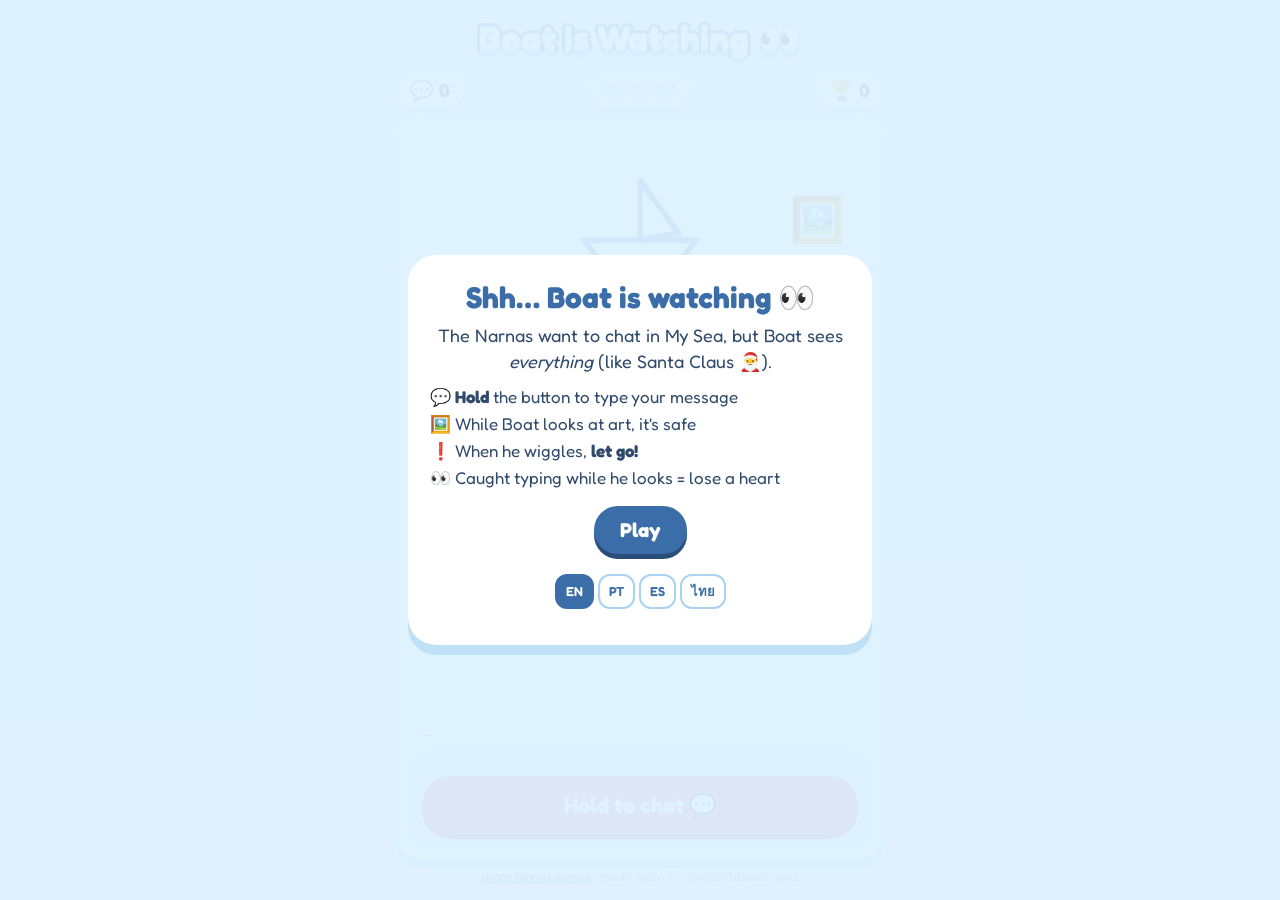
<file: boat-is-watching/index.html>
<!doctype html><html lang="en"><head><meta charset="utf-8"><meta name="viewport" content="width=device-width, initial-scale=1, viewport-fit=cover">
<meta property="og:title" content="Boat Is Watching 👀"><meta property="og:description" content="Chat with the Narnas… but stop typing when Boat turns around!">
<meta property="og:image" content="https://vantevb.github.io/entreblsedesejos-midia/boat-is-watching/og.png"><meta property="og:image:width" content="1200"><meta property="og:image:height" content="630">
<meta property="og:url" content="https://vantevb.github.io/entreblsedesejos-midia/boat-is-watching/"><meta name="twitter:card" content="summary_large_image">
<title>Boat Is Watching</title>
<link rel="stylesheet" href="https://fonts.googleapis.com/css2?family=Fredoka:wght@400;600;700&display=swap">
<style>
:root{--ink:#2F4A6B;--blue:#3B6EA8;--pink:#E8638F;color-scheme:light}
[hidden]{display:none!important}
html,body{height:100%;margin:0}
body{font-family:Fredoka,ui-rounded,system-ui,sans-serif;color:var(--ink);background:linear-gradient(180deg,#DDF2FF,#FFF0F5);-webkit-user-select:none;user-select:none;touch-action:manipulation;overflow:hidden}
#app{max-width:520px;margin:0 auto;height:100%;display:flex;flex-direction:column;padding:calc(12px + env(safe-area-inset-top,0px)) 16px 16px;box-sizing:border-box}
h1{margin:4px 0 2px;text-align:center;font-weight:700;font-size:36px;color:#fff;-webkit-text-stroke:6px var(--blue);paint-order:stroke fill;text-shadow:0 5px 0 #8EC3EC}
.hud{display:flex;justify-content:space-between;align-items:center;margin:10px 0;font-weight:600;font-size:19px}
.pill{background:#fff;border-radius:999px;padding:6px 14px;box-shadow:0 4px 0 #BFE0F7}
#stage{position:relative;flex:1;min-height:0;background:#fff;border-radius:28px;box-shadow:0 8px 0 #BFE0F7;overflow:hidden}
#boat{position:absolute;left:50%;top:6%;width:62%;max-width:280px;transform:translateX(-50%);transition:transform .12s}
#boat svg{width:100%;height:auto;display:block}
#boat.shake{animation:wig .25s infinite}@keyframes wig{0%,100%{transform:translateX(-50%) rotate(0)}25%{transform:translateX(-50%) rotate(-5deg)}75%{transform:translateX(-50%) rotate(5deg)}}
#bubble{position:absolute;left:50%;top:2%;transform:translateX(-50%);background:#fff;border:3px solid var(--blue);border-radius:16px;padding:4px 12px;font-weight:700;color:var(--blue);font-size:17px;white-space:nowrap;z-index:2}
#art{position:absolute;right:8%;top:10%;font-size:44px}
#status{position:absolute;left:0;right:0;top:58%;text-align:center;font-weight:700;font-size:22px}
.chat{position:absolute;left:14px;right:14px;bottom:14px;background:#F2F8FE;border-radius:20px;padding:12px}
.msg{font-size:16px;min-height:22px;margin-bottom:8px}
.bar{height:14px;background:#DCEAF7;border-radius:999px;overflow:hidden}
.fill{height:100%;width:0;background:linear-gradient(90deg,#7CC4F2,#3B6EA8);border-radius:999px}
#hold{margin-top:12px;width:100%;font-family:inherit;font-weight:700;font-size:22px;border:0;border-radius:999px;padding:16px;background:var(--pink);color:#fff;box-shadow:0 5px 0 #B8456B;touch-action:none}
#hold.on{background:#D04C78;transform:translateY(3px);box-shadow:0 2px 0 #B8456B}
.ov{position:fixed;inset:0;display:flex;align-items:center;justify-content:center;background:rgba(221,242,255,.93);z-index:10;padding:16px}
.card{background:#fff;border-radius:28px;padding:24px 22px;max-width:420px;width:100%;text-align:center;box-shadow:0 10px 0 #BFE0F7}
.card h2{margin:0 0 8px;font-size:30px;color:var(--blue)}
.card p{margin:8px 0;font-size:18px;line-height:1.4}
.rules{text-align:left;font-size:17px;margin:12px 0}.rules div{margin:6px 0}
.btn{font-family:inherit;font-weight:700;font-size:20px;border:0;border-radius:999px;padding:12px 26px;background:var(--blue);color:#fff;box-shadow:0 5px 0 #2A4E7A;cursor:pointer;margin:6px}
.btn.alt{background:#fff;color:var(--blue);border:3px solid var(--blue);box-shadow:0 5px 0 #BFE0F7}
.big{font-size:64px;font-weight:700;color:var(--pink);line-height:1}
.foot{text-align:center;font-size:13px;color:#7D8DA3;margin-top:8px}.foot a{color:var(--blue)}
</style></head><body>
<div id="app">
 <h1>Boat Is Watching 👀</h1>
 <div class="hud"><span class="pill">💬 <b id="sc">0</b></span><span class="pill" id="lives">🤍🤍🤍</span><span class="pill">🏆 <b id="best">0</b></span></div>
 <div id="stage">
  <div id="bubble" hidden></div>
  <div id="art">🖼️</div>
  <div id="boat"></div>
  <div id="status"></div>
  <div class="chat"><div class="msg" id="msg">…</div><div class="bar"><div class="fill" id="fill"></div></div>
   <button id="hold" data-i18n="hold"></button></div>
 </div>
 <div class="foot"><a href="../narna-games/" data-i18n="more"></a> · made with 🤍 · @entreblsedesejos</div>
</div>
<div class="ov" id="start"><div class="card">
 <h2 data-i18n="h2"></h2>
 <p data-i18n="p"></p>
 <div class="rules">
  <div data-i18n="r1"></div>
  <div data-i18n="r2"></div>
  <div data-i18n="r3"></div>
  <div data-i18n="r4"></div>
 </div>
 <button class="btn" id="go" data-i18n="play"></button>
 <div class="langbox" style="margin-top:14px"></div>
</div></div>
<div class="ov" id="end" hidden><div class="card">
 <h2 id="title">Caught!</h2><div class="big" id="final">0</div><p id="emsg"></p>
 <button class="btn" id="again" data-i18n="again"></button><button class="btn alt" id="copy" data-i18n="copy"></button>
 <p id="copied" style="font-size:14px;color:#7D8DA3" hidden data-i18n="copied"></p>
</div></div>
<script>
window.I18N={
en:{h2:'Shh… Boat is watching 👀',p:'The Narnas want to chat in My Sea, but Boat sees <i>everything</i> (like Santa Claus 🎅).',r1:'💬 <b>Hold</b> the button to type your message',r2:"🖼️ While Boat looks at art, it's safe",r3:'❗ When he wiggles, <b>let go!</b>',r4:'👀 Caught typing while he looks = lose a heart',play:'Play',hold:'Hold to chat 💬',again:'Play again',copy:'Copy score',copied:'Copied! Paste it in My Sea 🦦',more:'more Narna games',
 sAway:'🖼️ looking at art…',sWarn:"❗ he's turning…",sWatch:'👀 Boat is watching',sSent:'✅ sent!',bub:['I see 👀','5555 🤣','Caught you!','I see everything 🎅'],
 msgs:["Boat is so cute today 🥹","Did you see his new photo?? 😭","I'm not crying, you're crying","Hi Boat! 👋 (he left again)","Narna forever 🦦🤍","Who's going to the next fanmeeting?","That smile should be illegal","Let's plan a group trip ✈️","Otters hold hands while sleeping 🥺","Look at this wallpaper I made…","Shh he's online","Has anyone eaten yet? 🍜"],
 e3:['Master of sneaky chats 🥷','Boat never stood a chance 😂'],e2:['Not bad, Narna! 🦦','He only caught you a little…'],e1:['Caught! 👀',"He's like Santa Claus, he sees everything 🎅"],share:'I sent {n} messages before Boat caught me 👀🦦 Can you beat me?'},
pt:{h2:'Shh… o Boat tá de olho 👀',p:'As Narnas querem conversar no My Sea, mas o Boat vê <i>tudo</i> (tipo Papai Noel 🎅).',r1:'💬 <b>Segure</b> o botão pra digitar sua mensagem',r2:'🖼️ Enquanto o Boat olha a arte, tá tranquilo',r3:'❗ Quando ele balançar, <b>solta!</b>',r4:'👀 Pega digitando enquanto ele olha = perde um coração',play:'Jogar',hold:'Segure pra conversar 💬',again:'Jogar de novo',copy:'Copiar pontuação',copied:'Copiado! Cola no My Sea 🦦',more:'mais jogos das Narnas',
 sAway:'🖼️ olhando a arte…',sWarn:'❗ ele tá virando…',sWatch:'👀 O Boat tá olhando',sSent:'✅ enviada!',bub:['Tô vendo 👀','kkkkk 🤣','Te peguei!','Eu vejo tudo 🎅'],
 msgs:["O Boat tá tão fofo hoje 🥹","Viram a foto nova dele?? 😭","Não tô chorando, você que tá","Oi Boat! 👋 (ele sumiu de novo)","Narna pra sempre 🦦🤍","Quem vai no próximo fanmeeting?","Esse sorriso devia ser proibido","Bora planejar uma viagem em grupo ✈️","Lontras dão as mãos pra dormir 🥺","Olha esse wallpaper que eu fiz…","Shh, ele tá online","Alguém já comeu? 🍜"],
 e3:['Mestre das conversas escondidas 🥷','O Boat nunca teve chance 😂'],e2:['Nada mal, Narna! 🦦','Ele só te pegou um pouquinho…'],e1:['Pega! 👀','Ele é tipo Papai Noel, vê tudo 🎅'],share:'Mandei {n} mensagens antes do Boat me pegar 👀🦦 Consegue me superar?'},
es:{h2:'Shh… Boat está mirando 👀',p:'Las Narnas quieren charlar en My Sea, pero Boat lo ve <i>todo</i> (como Santa Claus 🎅).',r1:'💬 <b>Mantén</b> el botón para escribir tu mensaje',r2:'🖼️ Mientras Boat mira el arte, estás a salvo',r3:'❗ Cuando se mueva, <b>¡suelta!</b>',r4:'👀 Si te ve escribiendo = pierdes un corazón',play:'Jugar',hold:'Mantén para chatear 💬',again:'Jugar otra vez',copy:'Copiar puntaje',copied:'¡Copiado! Pégalo en My Sea 🦦',more:'más juegos de Narna',
 sAway:'🖼️ mirando arte…',sWarn:'❗ se está dando la vuelta…',sWatch:'👀 Boat está mirando',sSent:'✅ ¡enviado!',bub:['Te veo 👀','jajaja 🤣','¡Te atrapé!','Lo veo todo 🎅'],
 msgs:["Boat está tan lindo hoy 🥹","¿Vieron su foto nueva?? 😭","No estoy llorando, tú estás llorando","¡Hola Boat! 👋 (se fue otra vez)","Narna por siempre 🦦🤍","¿Quién va al próximo fanmeeting?","Esa sonrisa debería ser ilegal","Planeemos un viaje en grupo ✈️","Las nutrias se toman de la mano al dormir 🥺","Miren este fondo de pantalla que hice…","Shh, está en línea","¿Alguien ya comió? 🍜"],
 e3:['Maestra del chat a escondidas 🥷','Boat nunca tuvo oportunidad 😂'],e2:['¡Nada mal, Narna! 🦦','Solo te atrapó un poquito…'],e1:['¡Atrapada! 👀','Es como Santa Claus, lo ve todo 🎅'],share:'Mandé {n} mensajes antes de que Boat me atrapara 👀🦦 ¿Puedes superarme?'},
th:{h2:'ชู่ว์… Boat กำลังมองอยู่ 👀',p:'ชาว Narna อยากคุยกันใน My Sea แต่ Boat เห็น<i>ทุกอย่าง</i> (เหมือนซานตาคลอส 🎅)',r1:'💬 <b>กดค้าง</b>ที่ปุ่มเพื่อพิมพ์ข้อความ',r2:'🖼️ ตอนที่ Boat ดูงานศิลปะ ปลอดภัย',r3:'❗ ถ้าเขาเริ่มขยับ <b>ปล่อยมือ!</b>',r4:'👀 โดนจับได้ตอนพิมพ์ = เสียหัวใจ 1 ดวง',play:'เล่นเลย',hold:'กดค้างเพื่อแชท 💬',again:'เล่นอีกครั้ง',copy:'คัดลอกคะแนน',copied:'คัดลอกแล้ว! ส่งใน My Sea ได้เลย 🦦',more:'เกมอื่น ๆ ของ Narna',
 sAway:'🖼️ กำลังดูงานศิลปะ…',sWarn:'❗ เขากำลังหันมา…',sWatch:'👀 Boat กำลังมองอยู่',sSent:'✅ ส่งแล้ว!',bub:['เห็นนะ 👀','5555 🤣','จับได้แล้ว!','เห็นทุกอย่างนะ 🎅'],
 msgs:["วันนี้ Boat น่ารักมาก 🥹","เห็นรูปใหม่ของเขายัง?? 😭","ไม่ได้ร้องไห้นะ เธอนั่นแหละร้อง","หวัดดี Boat! 👋 (หายไปอีกแล้ว)","Narna ตลอดไป 🦦🤍","ใครจะไปแฟนมีตครั้งหน้าบ้าง?","รอยยิ้มนี้ควรผิดกฎหมาย","ไปเที่ยวด้วยกันเป็นกลุ่มไหม ✈️","นากจับมือกันตอนนอน 🥺","ดูวอลเปเปอร์ที่ฉันทำสิ…","ชู่ว์ เขาออนไลน์อยู่","กินข้าวกันยัง? 🍜"],
 e3:['เซียนแอบแชท 🥷','Boat ไม่มีทางจับได้เลย 😂'],e2:['ไม่เลวนะ Narna! 🦦','โดนจับได้นิดหน่อยเอง…'],e1:['โดนจับได้! 👀','เขาเหมือนซานตาคลอส เห็นทุกอย่าง 🎅'],share:'ส่งได้ {n} ข้อความก่อนโดน Boat จับได้ 👀🦦 มาแข่งกันไหม?'}};
</script>
<script src="../shared/lang.js"></script>
<script>
const BR='#8E5F3D', DK='#73492D', CR='#EED6B6', INK='#2A1A10', BL='#F59FAE', BLUE='#3B6EA8';
const heart=(x,y,s,c)=>`<path transform="translate(${x} ${y}) scale(${s})" d="M0 8 C-14 -6 -6 -20 0 -10 C6 -20 14 -6 0 8Z" fill="${c}"/>`;

function eyes(t){
  const L=-44,R=44,Y=-78;
  if(t==='happy') return `<path d="M${L-13} ${Y+4} Q${L} ${Y-12} ${L+13} ${Y+4}" fill="none" stroke="${INK}" stroke-width="7" stroke-linecap="round"/><path d="M${R-13} ${Y+4} Q${R} ${Y-12} ${R+13} ${Y+4}" fill="none" stroke="${INK}" stroke-width="7" stroke-linecap="round"/>`;
  if(t==='sleep') return `<path d="M${L-13} ${Y-2} Q${L} ${Y+10} ${L+13} ${Y-2}" fill="none" stroke="${INK}" stroke-width="7" stroke-linecap="round"/><path d="M${R-13} ${Y-2} Q${R} ${Y+10} ${R+13} ${Y-2}" fill="none" stroke="${INK}" stroke-width="7" stroke-linecap="round"/>`;
  if(t==='heart') return heart(L,Y,1.6,'#E84A7F')+heart(R,Y,1.6,'#E84A7F');
  if(t==='teary') return `<ellipse cx="${L}" cy="${Y}" rx="15" ry="16" fill="${INK}"/><circle cx="${L+5}" cy="${Y-6}" r="6" fill="#fff"/><circle cx="${L-5}" cy="${Y+6}" r="3" fill="#fff"/>
     <ellipse cx="${R}" cy="${Y}" rx="15" ry="16" fill="${INK}"/><circle cx="${R+5}" cy="${Y-6}" r="6" fill="#fff"/><circle cx="${R-5}" cy="${Y+6}" r="3" fill="#fff"/>
     <path d="M${L-8} ${Y+18} q-6 14 0 20 q6 -6 0 -20z" fill="#7CC4F2"/><path d="M${R+8} ${Y+18} q-6 14 0 20 q6 -6 0 -20z" fill="#7CC4F2"/>`;
  if(t==='wink') return `<ellipse cx="${L}" cy="${Y}" rx="11" ry="12" fill="${INK}"/><circle cx="${L+4}" cy="${Y-4}" r="4" fill="#fff"/><path d="M${R-13} ${Y+4} Q${R} ${Y-12} ${R+13} ${Y+4}" fill="none" stroke="${INK}" stroke-width="7" stroke-linecap="round"/>`;
  return `<ellipse cx="${L}" cy="${Y}" rx="11" ry="12" fill="${INK}"/><circle cx="${L+4}" cy="${Y-4}" r="4" fill="#fff"/><ellipse cx="${R}" cy="${Y}" rx="11" ry="12" fill="${INK}"/><circle cx="${R+4}" cy="${Y-4}" r="4" fill="#fff"/>`;
}
function mouth(t){
  if(t==='open') return `<path d="M-14 -26 Q0 -2 14 -26 Z" fill="#C2405E" stroke="${INK}" stroke-width="4" stroke-linejoin="round"/>`;
  if(t==='sad') return `<path d="M-12 -18 Q0 -28 12 -18" fill="none" stroke="${INK}" stroke-width="4" stroke-linecap="round"/>`;
  return `<path d="M-15 -22 Q-7 -12 0 -24 Q7 -12 15 -22" fill="none" stroke="${INK}" stroke-width="4" stroke-linecap="round"/>`;
}
function paws(t){
  if(t==='wave') return `<path d="M70 20 Q120 -10 130 -70" stroke="${BR}" stroke-width="44" stroke-linecap="round" fill="none"/><ellipse cx="132" cy="-80" rx="26" ry="22" fill="${DK}"/><ellipse cx="-45" cy="30" rx="26" ry="20" fill="${DK}"/>
     <path d="M160 -110 q14 -6 20 6 M166 -78 q16 0 18 12" stroke="${BLUE}" stroke-width="8" stroke-linecap="round" fill="none"/>`;
  if(t==='heart') return heart(0,62,7,'#F06292')+`<ellipse cx="-58" cy="50" rx="26" ry="21" fill="${DK}"/><ellipse cx="58" cy="50" rx="26" ry="21" fill="${DK}"/>`;
  if(t==='wai') return `<ellipse cx="-13" cy="10" rx="18" ry="34" fill="${DK}" transform="rotate(-6 -13 10)"/><ellipse cx="13" cy="10" rx="18" ry="34" fill="${DK}" transform="rotate(6 13 10)"/>`;
  if(t==='shell') return `<g transform="translate(0 55) scale(1.6)"><path d="M0 -26 L-30 14 Q0 30 30 14 Z" fill="#FFB7C9" stroke="#F08AA6" stroke-width="3" stroke-linejoin="round"/><path d="M0 -26 L-15 18 M0 -26 L0 22 M0 -26 L15 18" stroke="#F08AA6" stroke-width="3"/></g><ellipse cx="-50" cy="45" rx="26" ry="21" fill="${DK}"/><ellipse cx="50" cy="45" rx="26" ry="21" fill="${DK}"/>`;
  if(t==='face') return `<ellipse cx="-80" cy="-30" rx="26" ry="22" fill="${DK}"/><ellipse cx="80" cy="-30" rx="26" ry="22" fill="${DK}"/>`;
  return `<ellipse cx="-45" cy="30" rx="26" ry="20" fill="${DK}"/><ellipse cx="45" cy="30" rx="26" ry="20" fill="${DK}"/>`;
}
function otter(o){
  return `<g>
   <ellipse cx="0" cy="80" rx="112" ry="108" fill="${BR}"/>
   <ellipse cx="0" cy="95" rx="74" ry="78" fill="${CR}"/>
   <ellipse cx="-60" cy="178" rx="34" ry="18" fill="${DK}"/><ellipse cx="60" cy="178" rx="34" ry="18" fill="${DK}"/>
   <ellipse cx="0" cy="-58" rx="118" ry="84" fill="${BR}"/>
   <circle cx="-106" cy="-92" r="15" fill="${DK}"/><circle cx="-106" cy="-92" r="7" fill="#D2A07A"/>
   <circle cx="106" cy="-92" r="15" fill="${DK}"/><circle cx="106" cy="-92" r="7" fill="#D2A07A"/>
   <path d="M-100 -30 Q-96 22 0 22 Q96 22 100 -30 Q70 -62 0 -60 Q-70 -62 -100 -30Z" fill="${CR}"/>
   ${eyes(o.eyes)}
   <ellipse cx="-74" cy="-34" rx="17" ry="9" fill="${BL}" opacity="${o.blush||.75}"/><ellipse cx="74" cy="-34" rx="17" ry="9" fill="${BL}" opacity="${o.blush||.75}"/>
   <ellipse cx="0" cy="-44" rx="19" ry="12" fill="${INK}"/>
   ${mouth(o.mouth)}
   <g stroke="#9C7656" stroke-width="3" stroke-linecap="round"><path d="M-34 -30 L-82 -40 M-34 -22 L-84 -20 M-34 -14 L-78 -2"/><path d="M34 -30 L82 -40 M34 -22 L84 -20 M34 -14 L78 -2"/></g>
   ${paws(o.paws)}
   ${o.hat||''}
  </g>`;
}
const water=`<path d="M-190 140 Q-142 115 -95 140 T0 140 T95 140 T190 140 Q200 200 150 215 Q0 235 -150 215 Q-200 200 -190 140Z" fill="#5DA9E6"/><path d="M-190 140 Q-142 115 -95 140 T0 140 T95 140 T190 140" fill="none" stroke="#fff" stroke-width="7" stroke-linecap="round"/>`;
const nightcap=`<path d="M-70 -128 Q-10 -230 80 -190 Q40 -160 70 -125 Z" fill="#7FA8E0"/><circle cx="84" cy="-192" r="16" fill="#fff"/><path d="M-80 -128 Q0 -150 80 -128" stroke="#fff" stroke-width="16" stroke-linecap="round" fill="none"/>`;


const boatHat=`<g transform="translate(0 -150)"><path d="M-80 0 L80 0 L50 40 L-50 40Z" fill="#fff" stroke="#3B6EA8" stroke-width="8" stroke-linejoin="round"/><path d="M0 0 L0 -85 L55 -10Z" fill="#fff" stroke="#3B6EA8" stroke-width="8" stroke-linejoin="round"/></g>`;
const V='viewBox="-200 -260 400 460" xmlns="http://www.w3.org/2000/svg"';
const BACK=`<svg ${V}><ellipse cx="0" cy="80" rx="112" ry="108" fill="${BR}"/><ellipse cx="-60" cy="178" rx="34" ry="18" fill="${DK}"/><ellipse cx="60" cy="178" rx="34" ry="18" fill="${DK}"/><ellipse cx="0" cy="-58" rx="118" ry="84" fill="${BR}"/><circle cx="-106" cy="-92" r="15" fill="${DK}"/><circle cx="106" cy="-92" r="15" fill="${DK}"/><path d="M90 120 Q190 110 170 30" stroke="${DK}" stroke-width="34" fill="none" stroke-linecap="round"/>${boatHat}</svg>`;
const FRONT=`<svg ${V}>${otter({eyes:'normal',mouth:'smile',paws:'default',hat:boatHat})}</svg>`;
const CAUGHT=`<svg ${V}>${otter({eyes:'happy',mouth:'open',paws:'face',hat:boatHat,blush:1})}</svg>`;

const $=id=>document.getElementById(id);
let best=0;try{best=+localStorage.getItem('boatWatchBest')||0}catch(e){} $('best').textContent=best;
let state='away',score=0,lives=3,prog=0,holding=false,running=false,t0=0,tState=0,stateDur=0,elapsed=0,raf=0,last=0,msg='';
function setBoat(s){state=s;tState=0;
 if(s==='away'){$('boat').innerHTML=BACK;$('boat').classList.remove('shake');$('art').hidden=false;$('status').textContent=T('sAway');$('status').style.color='#7D8DA3';$('bubble').hidden=true;stateDur=1200+Math.random()*2200-Math.min(800,elapsed*15);}
 if(s==='warn'){$('boat').classList.add('shake');$('status').textContent=T('sWarn');$('status').style.color='#E0A800';stateDur=Math.max(260,650-elapsed*10);}
 if(s==='watch'){$('boat').classList.remove('shake');$('boat').innerHTML=FRONT;$('art').hidden=true;$('status').textContent=T('sWatch');$('status').style.color='#E8638F';stateDur=900+Math.random()*1300;}
}
function newMsg(){msg=(m=>m[Math.floor(Math.random()*m.length)])(T('msgs'));prog=0;render()}
function render(){const n=Math.round(msg.length*prog);$('msg').textContent=(msg.slice(0,n)||'…')+(holding&&prog<1?'|':'');$('fill').style.width=(prog*100)+'%';}
function caught(){lives--;$('lives').textContent='🤍'.repeat(Math.max(0,lives))+'🖤'.repeat(3-Math.max(0,lives));$('boat').innerHTML=CAUGHT;$('bubble').textContent=(b=>b[Math.floor(Math.random()*b.length)])(T('bub'));$('bubble').hidden=false;holding=false;$('hold').classList.remove('on');prog=Math.max(0,prog-0.4);render();
 if(lives<=0){setTimeout(end,700)}else{state='pause';tState=0;stateDur=1100;}}
function loop(ts){if(!running)return;const dt=Math.min(50,ts-(last||ts));last=ts;tState+=dt;elapsed+=dt/1000;
 if(state==='pause'&&tState>stateDur){setBoat('away')}
 if(state==='away'&&tState>stateDur)setBoat('warn');
 else if(state==='warn'&&tState>stateDur)setBoat('watch');
 else if(state==='watch'){if(holding){caught()}else if(tState>stateDur)setBoat('away')}
 if(holding&&state!=='watch'&&state!=='pause'){prog+=dt/(1600+msg.length*20);if(prog>=1){score++;$('sc').textContent=score;$('status').textContent=T('sSent');newMsg();}}
 render();raf=requestAnimationFrame(loop);}
const down=e=>{e.preventDefault();if(!running)return;holding=true;$('hold').classList.add('on')};
const up=e=>{holding=false;$('hold').classList.remove('on')};
$('hold').addEventListener('pointerdown',down);addEventListener('pointerup',up);addEventListener('pointercancel',up);
addEventListener('keydown',e=>{if(e.code==='Space'){down(e)}});addEventListener('keyup',e=>{if(e.code==='Space')up(e)});
function start(){score=0;lives=3;elapsed=0;last=0;$('sc').textContent=0;$('lives').textContent='🤍🤍🤍';$('start').hidden=true;$('end').hidden=true;$('copied').hidden=true;newMsg();setBoat('away');running=true;raf=requestAnimationFrame(loop);}
function end(){running=false;cancelAnimationFrame(raf);holding=false;
 if(score>best){best=score;try{localStorage.setItem('boatWatchBest',best)}catch(e){};$('best').textContent=best}
 $('final').textContent=score;
 const m=T(score>=12?'e3':score>=6?'e2':'e1');
 $('title').textContent=m[0];$('emsg').textContent=m[1];$('end').hidden=false;}
$('go').onclick=start;$('again').onclick=start;
$('copy').onclick=async()=>{const t=T('share',{n:score})+' '+location.href;try{await navigator.clipboard.writeText(t)}catch(e){const a=document.createElement('textarea');a.value=t;document.body.appendChild(a);a.select();try{document.execCommand('copy')}catch(_){}a.remove()}$('copied').hidden=false};
$('boat').innerHTML=BACK;
</script></body></html>
</file>
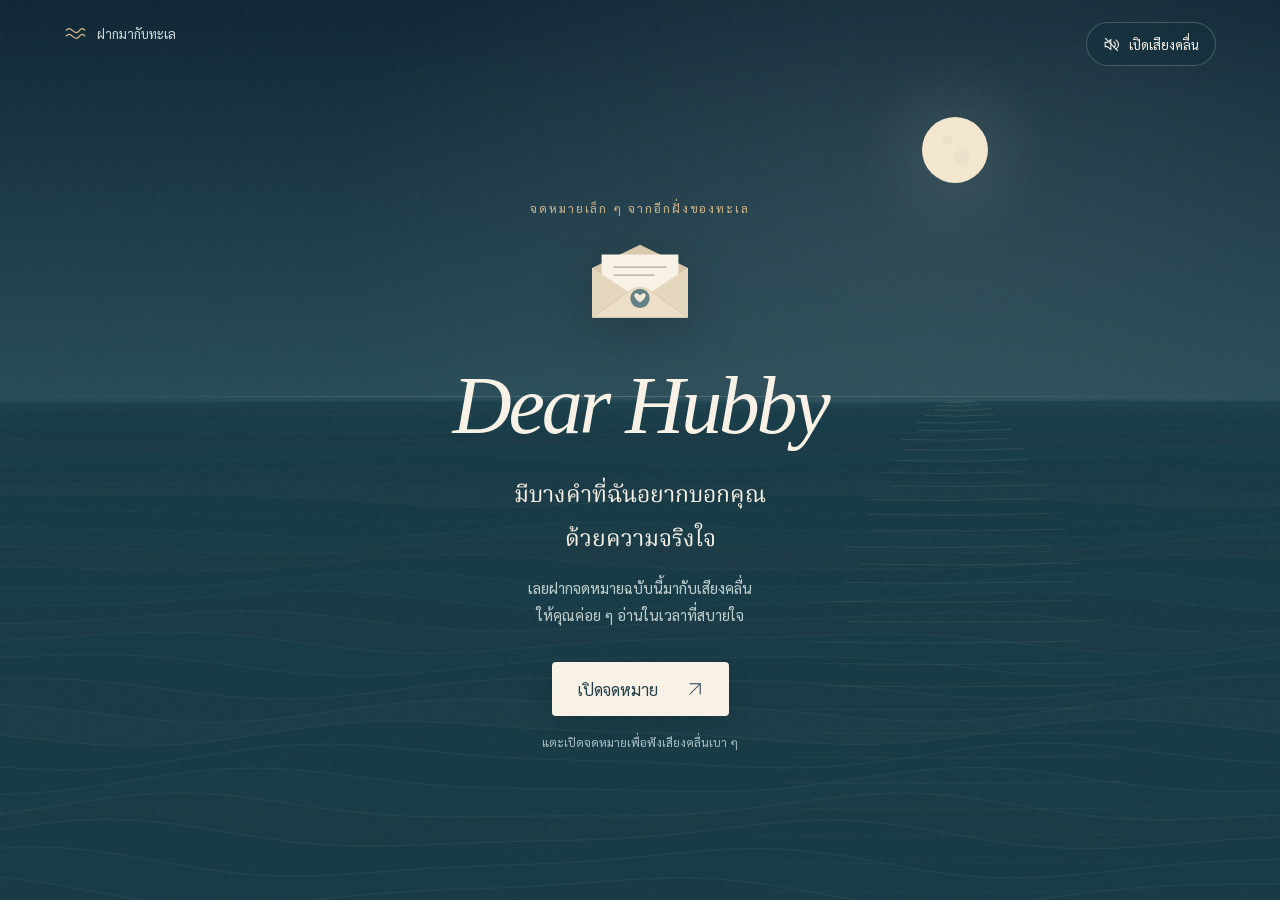
<file: carta-yongyut/index.html>
<!doctype html>
<html lang="th">
<head>
<meta charset="utf-8">
<meta name="viewport" content="width=device-width,initial-scale=1,viewport-fit=cover">
<meta name="theme-color" content="#102e3b">
<meta name="description" content="จดหมายขอโทษจากใจ ที่ฝากมากับเสียงคลื่น">
<title>Dear Hubby — จดหมายจากใจ</title>
<link rel="preconnect" href="https://fonts.googleapis.com">
<link rel="preconnect" href="https://fonts.gstatic.com" crossorigin>
<link href="https://fonts.googleapis.com/css2?family=Noto+Serif+Thai:wght@400;500;600&family=Sarabun:wght@400;500;600&display=swap" rel="stylesheet">
<style>
:root{color-scheme:dark;--cream:#f8f2e7;--ink:#2d4145;--gold:#d2b88b;--muted:#abc1c5;--serif:'Noto Serif Thai',serif;--sans:'Sarabun',sans-serif}*{box-sizing:border-box}html{scroll-behavior:smooth}body{margin:0;background:#102e3b;color:var(--cream);font-family:var(--sans);-webkit-font-smoothing:antialiased}button,a{-webkit-tap-highlight-color:transparent}button{font:inherit;cursor:pointer}button:focus-visible,a:focus-visible{outline:2px solid var(--gold);outline-offset:6px}[hidden]{display:none!important}.landscape{position:fixed;inset:0;z-index:-1;background:radial-gradient(ellipse at 72% 25%,#4d646b55,transparent 45%),linear-gradient(#102735 0%,#294c58 44%,#224a56 45%,#0c2b38 100%);overflow:hidden}.moon{position:absolute;top:13%;left:72%;width:66px;height:66px;border-radius:50%;background:#f3e8cf;box-shadow:0 0 70px 20px #f3e8cf16,0 0 150px 40px #f3e8cf08}.moon:after{content:'';position:absolute;inset:9px;border-radius:50%;background:radial-gradient(circle at 35% 30%,#c7c2b52b 0 10%,transparent 11%),radial-gradient(circle at 65% 65%,#c7c2b526 0 18%,transparent 19%)}.horizon{position:absolute;top:44%;width:100%;height:1px;background:linear-gradient(90deg,transparent,#dae4db35,transparent)}#ocean{position:absolute;inset:44% 0 0;width:100%;height:56%}.grain{position:fixed;inset:0;pointer-events:none;z-index:5;opacity:.035;background-image:url("data:image/svg+xml,%3Csvg viewBox='0 0 180 180' xmlns='http://www.w3.org/2000/svg'%3E%3Cfilter id='n'%3E%3CfeTurbulence type='fractalNoise' baseFrequency='.85' numOctaves='3' stitchTiles='stitch'/%3E%3C/filter%3E%3Cpath fill='%23fff' filter='url(%23n)' opacity='.6' d='M0 0h180v180H0z'/%3E%3C/svg%3E")}.topbar{position:absolute;inset:0 0 auto;display:flex;justify-content:space-between;align-items:center;padding:calc(22px + env(safe-area-inset-top)) clamp(22px,5vw,64px) 20px;z-index:3;font-size:13px;color:#d1dddb}.brand{display:flex;gap:10px;align-items:center}.brand svg{width:23px;height:23px;stroke:var(--gold)}.sound{border:1px solid #d2e1df40;border-radius:30px;background:#102e3b66;color:var(--cream);padding:10px 16px;display:flex;align-items:center;gap:9px;min-height:44px;backdrop-filter:blur(12px)}.sound{position:fixed;top:calc(22px + env(safe-area-inset-top));right:clamp(20px,5vw,64px)}.sound svg{width:17px;height:17px;fill:none;stroke:currentColor;stroke-width:1.5}.sound[aria-pressed=true] .slash{display:none}.intro{min-height:100svh;display:flex;flex-direction:column;align-items:center;justify-content:center;text-align:center;padding:115px 24px 65px;transition:opacity .7s,transform .7s}.eyebrow{font-size:12px;letter-spacing:.16em;color:var(--gold);margin:0 0 28px}.envelope{width:104px;height:80px;margin:0 0 35px;filter:drop-shadow(0 12px 25px #0003);animation:float 6s ease-in-out infinite}.intro h1{font-family:Georgia,serif;font-weight:400;font-style:italic;font-size:clamp(48px,10vw,82px);letter-spacing:-.04em;margin:0 0 22px}.intro .lead{font-family:var(--serif);font-size:clamp(18px,4vw,23px);line-height:1.9;margin:0 0 12px;font-weight:400}.intro .sub{color:#bfd0cf;font-size:15px;line-height:1.8;max-width:320px;margin:0 0 34px}.open{display:flex;align-items:center;gap:28px;background:var(--cream);color:#233e48;border:0;border-radius:4px;padding:15px 25px;min-height:54px;box-shadow:0 8px 24px #0002;transition:background .2s,transform .2s}.open:hover{background:#fffaf1;transform:translateY(-2px)}.open span{font-size:21px}.hint{font-size:12px;color:#a9c1c5;margin:18px 0 0}.intro.leaving{opacity:0;transform:translateY(-15px)}.letter-view{max-width:820px;margin:auto;padding:132px 24px 62px;animation:appear 1s ease both}.letter-heading{text-align:center;margin-bottom:38px}.letter-heading .eyebrow{margin-bottom:14px}.letter-heading h1{font-family:var(--serif);font-size:clamp(25px,5vw,36px);font-weight:400;margin:0}.paper{position:relative;background:var(--cream);color:var(--ink);padding:clamp(29px,7vw,76px);border-radius:3px;box-shadow:0 30px 90px #031a2466;overflow:hidden}.paper:before{content:'';position:absolute;top:0;left:0;right:0;height:4px;background:linear-gradient(90deg,#c9b087,#e6d6b7,#c9b087)}.paper-top{display:flex;justify-content:space-between;align-items:center;gap:20px;color:#79827b;font-size:12px;margin-bottom:34px}.paper-top svg{width:34px;stroke:#ad9470;fill:none;stroke-width:1.2}.salutation{font-family:Georgia,serif;font-size:clamp(31px,6vw,42px);font-weight:400;font-style:italic;letter-spacing:-.025em;margin:0 0 29px}.paper p{font-size:17px;line-height:2.05;margin:0 0 23px;overflow-wrap:break-word}.paper .opening{font-family:var(--serif);font-size:20px;line-height:1.95;color:#315663;margin-bottom:27px}.divider{display:flex;align-items:center;gap:18px;margin:33px 0;color:#a68d68;justify-content:center}.divider:before,.divider:after{content:'';height:1px;width:50px;background:#b29b703d}.divider svg{width:22px;height:18px;fill:none;stroke:currentColor;stroke-width:1.2}.paper .closing{font-family:var(--serif);font-size:18px;color:#315663}.signature{margin-top:35px;padding-top:24px;border-top:1px solid #b9ac922e}.signature p{margin-bottom:3px;font-size:14px;color:#738078}.signature .name{font-family:var(--serif);font-size:26px;color:#3d5759;margin-top:8px}.afterword{text-align:center;padding:33px 10px 0;color:#bacecf;font-size:14px;line-height:1.9}.afterword svg{display:block;margin:0 auto 12px;width:27px;stroke:var(--gold);fill:none;stroke-width:1.2}footer{text-align:center;color:#8aa6ac;font-size:12px;padding:30px 24px calc(28px + env(safe-area-inset-bottom));line-height:1.8}.replay{color:#c0d0ce;background:none;border:0;border-bottom:1px solid #c0d0ce55;padding:4px 0;margin-top:16px;font-size:13px}@keyframes float{50%{transform:translateY(-8px) rotate(3deg)}}@keyframes appear{from{opacity:0;transform:translateY(20px)}to{opacity:1;transform:none}}@media(max-width:480px){.topbar{padding-left:20px;padding-right:20px}.brand{font-size:12px}.sound{font-size:12px;padding:10px 12px}.letter-view{padding:116px 16px 30px}.letter-heading{margin-bottom:26px}.paper p{font-size:16px;line-height:2}.paper .opening{font-size:18px}.paper-top{margin-bottom:26px}.moon{left:75%;width:48px;height:48px}.intro .eyebrow{margin-bottom:25px}}@media(prefers-reduced-motion:reduce){html{scroll-behavior:auto}*,*:before,*:after{animation:none!important;transition:none!important}}

/* A soft wave carries the envelope into the letter. */
.wave-transition{position:fixed;inset:0;overflow:hidden;z-index:12;pointer-events:none;visibility:hidden}
.wave-transition.washing{visibility:visible;pointer-events:auto}
.wave-sweep{position:absolute;top:0;left:-20%;width:140%;height:calc(100svh + 200px);transform:translateY(115svh);will-change:transform}
.wave-sweep:after{content:'';position:absolute;top:119px;bottom:0;left:0;right:0;background:linear-gradient(#376572,#163d4b 65%,#102e3b)}
.wave-sweep svg{position:absolute;top:0;left:0;width:100%;height:120px;overflow:visible}
.washing .wave-sweep{animation:wave-pass 2.4s cubic-bezier(.42,0,.25,1) both}
.washing .wave-foam{animation:foam-drift 2.4s ease-in-out both;transform-origin:center}
@keyframes wave-pass{0%{transform:translate3d(0,115svh,0)}45%,55%{transform:translate3d(0,-150px,0)}100%{transform:translate3d(0,calc(-100svh - 220px),0)}}
@keyframes foam-drift{from{transform:translateX(-2%)}to{transform:translateX(2%)}}
@media(prefers-reduced-motion:reduce){.wave-transition{display:none}}
</style>
</head>
<body>
<div class="landscape" aria-hidden="true"><div class="moon"></div><div class="horizon"></div><canvas id="ocean"></canvas></div><div class="grain" aria-hidden="true"></div>
<header class="topbar"><div class="brand"><svg viewBox="0 0 24 24" fill="none"><path d="M2 9q3-4 7 0t7 0 6 0M2 15q3-4 7 0t7 0 6 0" stroke-width="1.3"/></svg><span>ฝากมากับทะเล</span></div><button id="sound" class="sound" aria-pressed="false" aria-label="เปิดเสียงคลื่นทะเล"><svg viewBox="0 0 24 24" aria-hidden="true"><path d="M11 5 6 9H3v6h3l5 4V5ZM15 8q5 4 0 8M18 5q8 7 0 14"/><path class="slash" d="m3 3 18 18"/></svg><span id="soundLabel">เปิดเสียงคลื่น</span></button></header>
<div id="waveTransition" class="wave-transition" aria-hidden="true"><div class="wave-sweep"><svg viewBox="0 0 1440 120" preserveAspectRatio="none"><path class="wave-foam" d="M-100 61C100 7 270 5 480 52S800 108 1020 51 1310 7 1540 52V120H-100Z" fill="#d4e3dd" opacity=".55"/><path d="M-100 74C100 20 270 18 480 65S800 121 1020 64 1310 20 1540 65V120H-100Z" fill="#65909a"/><path d="M-100 86C100 32 270 30 480 77S800 133 1020 76 1310 32 1540 77V121H-100Z" fill="#376572"/></svg></div></div>
<main>
<section class="intro" id="intro" aria-labelledby="introTitle"><p class="eyebrow">จดหมายเล็ก ๆ จากอีกฝั่งของทะเล</p>
<svg class="envelope" viewBox="0 0 130 100" aria-hidden="true"><path d="M5 30 65 1l60 29v62H5Z" fill="#d9c9ac"/><path d="M17 13h96v70H17Z" fill="#f8f2e7"/><path d="M32 29h66M32 39h51" stroke="#b5aa93" stroke-width="1.5"/><path d="m5 30 60 39 60-39v62H5Z" fill="#e5d7bd"/><path d="m5 92 48-34q12-8 24 0l48 34" fill="#eddfc8" stroke="#c9b994" stroke-width=".6"/><circle cx="65" cy="68" r="12" fill="#638185"/><path d="M65 73c-10-6-8-13-3-11l3 2 3-2c5-2 7 5-3 11Z" fill="#f1e8d7"/></svg>
<h1 id="introTitle" lang="en">Dear Hubby</h1><p class="lead">มีบางคำที่ฉันอยากบอกคุณ<br>ด้วยความจริงใจ</p><p class="sub">เลยฝากจดหมายฉบับนี้มากับเสียงคลื่น<br>ให้คุณค่อย ๆ อ่านในเวลาที่สบายใจ</p><button id="open" class="open">เปิดจดหมาย <svg aria-hidden="true" width="18" height="18" viewBox="0 0 24 24" fill="none" stroke="currentColor" stroke-width="1.4"><path d="M5 19 19 5M5 5h14v14"/></svg></button><p class="hint">แตะเปิดจดหมายเพื่อฟังเสียงคลื่นเบา ๆ</p></section>
<section class="letter-view" id="letterView" hidden aria-label="จดหมายขอโทษ"><div class="letter-heading"><p class="eyebrow">จากใจฉัน ถึงคุณ</p><h1>คำขอโทษที่ฝากมากับทะเล</h1></div>
<article class="paper" aria-labelledby="dear"><div class="paper-top"><span>จากบราซิล ด้วยความจริงใจ</span><svg viewBox="0 0 40 30" aria-hidden="true"><path d="M20 3v19M18 4 6 19h12ZM23 9l9 10h-9ZM3 23h34l-6 5H9Z"/></svg></div><h2 id="dear" class="salutation" lang="en" tabindex="-1">Dear Hubby,</h2>
<p class="opening">ฉันขอโทษนะคะ สำหรับคำพูดและน้ำเสียงที่ฉันใช้กับคุณในวันนั้น</p>
<p>ฉันกลับมาทบทวนสิ่งที่ตัวเองพูดแล้ว และรู้ว่าฉันพูดแรงเกินไป คุณไม่สมควรต้องมารับอารมณ์ของฉัน หรือถูกพูดด้วยแบบนั้น ไม่ว่าตอนนั้นฉันจะรู้สึกอะไรอยู่ก็ตามค่ะ</p>
<p>ฉันเป็นห่วงความรู้สึกของเพื่อน ๆ และผูกพันกับพื้นที่ที่พวกเราได้พูดคุยกันมาก แต่ความเป็นห่วงนั้นไม่ใช่ข้ออ้างให้ฉันพูดกับคุณโดยไม่ระวังความรู้สึกของคุณ ฉันควรหยุด ตั้งสติ และฟังคุณให้ดีกว่านี้ค่ะ</p>
<p>คุณสละเวลามาอธิบาย รับฟัง และพยายามหาทางให้ทุกคนสบายใจ ฉันขอบคุณสำหรับสิ่งเหล่านั้นนะคะ และขอโทษที่ในตอนนั้นฉันปล่อยให้อารมณ์ของตัวเองกลบความตั้งใจดีของคุณ</p>
<div class="divider" aria-hidden="true"><svg viewBox="0 0 24 20"><path d="M12 17C-5 7 4-3 12 5c8-8 17 2 0 12Z"/></svg></div>
<p>ฉันเขียนจดหมายนี้เพราะอยากรับผิดชอบต่อสิ่งที่ตัวเองพูด และอยากให้คุณรู้ว่าคำขอโทษนี้มาจากใจจริง ๆ ฉันไม่ได้คาดหวังให้คุณต้องตอบกลับ หรือให้อภัยฉันทันทีนะคะ คุณมีสิทธิ์รู้สึกอย่างที่รู้สึก และใช้เวลาได้เท่าที่ต้องการค่ะ</p>
<p>สิ่งที่ฉันทำได้หลังจากนี้ คือระวังคำพูดให้มากขึ้น ฟังให้จบก่อนตอบ และถ้ารู้ตัวว่ากำลังใช้อารมณ์ ฉันจะถอยมาตั้งสติก่อน ฉันอยากแสดงให้คุณเห็นผ่านการกระทำ มากกว่าแค่สัญญาในจดหมายฉบับนี้ค่ะ</p>
<p class="closing">ฉันยังดีใจเสมอที่ได้รู้จักและคอยเป็นกำลังใจให้คุณนะคะ หวังว่าทะเลเล็ก ๆ ของพวกเราจะเป็นพื้นที่ที่คุณเองก็รู้สึกสบายใจได้เช่นกัน</p>
<p>ขอบคุณที่อ่านมาถึงตรงนี้ ดูแลตัวเองและพักผ่อนให้เพียงพอนะคะ 🤍</p>
<div class="signature"><p>ด้วยความรักและความเคารพ</p><p class="name">วิก</p></div></article>
<div class="afterword"><svg viewBox="0 0 30 20" aria-hidden="true"><path d="M1 6q4-5 9 0t10 0 9 0M1 14q4-5 9 0t10 0 9 0"/></svg>ไม่ต้องรีบตอบนะคะ<br>แค่อยากให้คุณได้รับคำขอโทษจากใจของฉัน</div><footer>ระยะทางไกลแค่ไหน ความจริงใจก็ส่งถึงกันได้<br><button id="replay" class="replay">กลับไปที่ซองจดหมาย</button></footer></section>
</main>
<script>
'use strict';
const $=id=>document.getElementById(id),reduced=matchMedia('(prefers-reduced-motion: reduce)');
// Quiet moonlight on a continuously drawn sea; no downloaded assets.
const canvas=$('ocean'),ctx=canvas.getContext('2d');let width=0,height=0,frame=0,raf=0;
function resize(){const r=canvas.getBoundingClientRect(),d=Math.min(devicePixelRatio||1,2);width=r.width;height=r.height;canvas.width=Math.round(width*d);canvas.height=Math.round(height*d);ctx.setTransform(d,0,0,d,0,0);draw(performance.now());}
function draw(now){ctx.clearRect(0,0,width,height);const t=reduced.matches?0:now*.00012;for(let i=0;i<32;i++){const depth=i/31,y=height*(.01+Math.pow(depth,1.75)*1.03),a=1+depth*12;ctx.beginPath();ctx.moveTo(-20,height+20);for(let x=-20;x<=width+20;x+=8){const wave=Math.sin(x*.009+t*(1.3+depth)+i*.8)*a+Math.sin(x*.017-t*.8+i)*a*.36;ctx.lineTo(x,y+wave);}ctx.lineTo(width+20,height+20);ctx.closePath();ctx.fillStyle=`rgba(${20+i%4*4},${55+i%3*4},${67+i%3*4},.38)`;ctx.fill();ctx.beginPath();for(let x=-20;x<=width+20;x+=7){const wave=Math.sin(x*.009+t*(1.3+depth)+i*.8)*a+Math.sin(x*.017-t*.8+i)*a*.36;x===-20?ctx.moveTo(x,y+wave):ctx.lineTo(x,y+wave);}ctx.strokeStyle=`rgba(193,213,204,${.025+depth*.045})`;ctx.lineWidth=.7+depth*.5;ctx.stroke();const center=width*.75+Math.sin(i*2.4+t)*depth*26,span=10+depth*width*.15;ctx.beginPath();ctx.moveTo(center-span,y);ctx.quadraticCurveTo(center,y+2,center+span,y-1);ctx.strokeStyle=`rgba(240,222,178,${.15*(1-depth)+.015})`;ctx.stroke();}}
function animate(now){if(document.hidden||reduced.matches){raf=0;return;}if(now-frame>40){draw(now);frame=now;}raf=requestAnimationFrame(animate);}function resumeVisual(){if(!raf&&!document.hidden&&!reduced.matches)raf=requestAnimationFrame(animate);}addEventListener('resize',resize);reduced.addEventListener('change',()=>{draw(performance.now());resumeVisual();});resize();resumeVisual();
// Stereo surf: separate low rumble and foam layers with slow, irregular swells.
let audio=null,master=null,playing=false,preference=null,opening=false;
function noise(seconds){const b=audio.createBuffer(2,Math.round(audio.sampleRate*seconds),audio.sampleRate);for(let ch=0;ch<2;ch++){const d=b.getChannelData(ch);let low=0;for(let i=0;i<d.length;i++){const white=Math.random()*2-1;low=(low+.025*white)/1.025;d[i]=low*3.6+white*.075;}}return b;}
function createOcean(){audio=new(window.AudioContext||window.webkitAudioContext)();master=audio.createGain();master.gain.value=0;const compressor=audio.createDynamicsCompressor();compressor.threshold.value=-18;compressor.ratio.value=3;master.connect(compressor);compressor.connect(audio.destination);for(let i=0;i<3;i++){const source=audio.createBufferSource();source.buffer=noise(13+i*2);source.loop=true;const filter=audio.createBiquadFilter();filter.type=i===2?'bandpass':'lowpass';filter.frequency.value=i===2?1000:360+i*190;filter.Q.value=.45;const gain=audio.createGain();gain.gain.value=i===2?.045:.17;const lfo=audio.createOscillator();lfo.frequency.value=.073+i*.019;const depth=audio.createGain();depth.gain.value=i===2?.025:.09;lfo.connect(depth);depth.connect(gain.gain);source.connect(filter);filter.connect(gain);if(audio.createStereoPanner){const pan=audio.createStereoPanner();pan.pan.value=(i-1)*.6;gain.connect(pan);pan.connect(master);}else gain.connect(master);source.start(0,i*2.1);lfo.start();}}
function updateSound(){ $('sound').setAttribute('aria-pressed',String(playing));$('sound').setAttribute('aria-label',playing?'ปิดเสียงคลื่นทะเล':'เปิดเสียงคลื่นทะเล');$('soundLabel').textContent=playing?'ปิดเสียงคลื่น':'เปิดเสียงคลื่น';}
async function setSound(on){try{if(on&&!audio)createOcean();if(on)await audio.resume();playing=on;if(master)master.gain.setTargetAtTime(on?.26:0,audio.currentTime,1.2);updateSound();}catch{playing=false;updateSound();$('soundLabel').textContent='แตะเพื่อลองเปิดเสียง';}}
$('sound').addEventListener('click',()=>{preference=!playing;setSound(preference);});
$('open').addEventListener('click',()=>{
  if(opening)return;opening=true;$('open').disabled=true;
  if(preference!==false)setSound(true);
  const wave=$('waveTransition'),duration=reduced.matches?0:2400;
  if(duration)wave.classList.add('washing');
  setTimeout(()=>{
    $('intro').hidden=true;$('letterView').hidden=false;
    scrollTo({top:0,behavior:'instant'});
    $('dear').focus({preventScroll:true});
  },duration?1200:0);
  setTimeout(()=>wave.classList.remove('washing'),duration+40);
});
$('replay').addEventListener('click',()=>{$('letterView').hidden=true;$('intro').hidden=false;$('intro').classList.remove('leaving');$('open').disabled=false;opening=false;scrollTo(0,0);$('open').focus({preventScroll:true});});
document.addEventListener('visibilitychange',()=>{if(document.hidden){if(audio)audio.suspend();}else{if(audio&&playing)audio.resume().catch(()=>{playing=false;updateSound();});resumeVisual();}});
</script>
</body>
</html>
</file>
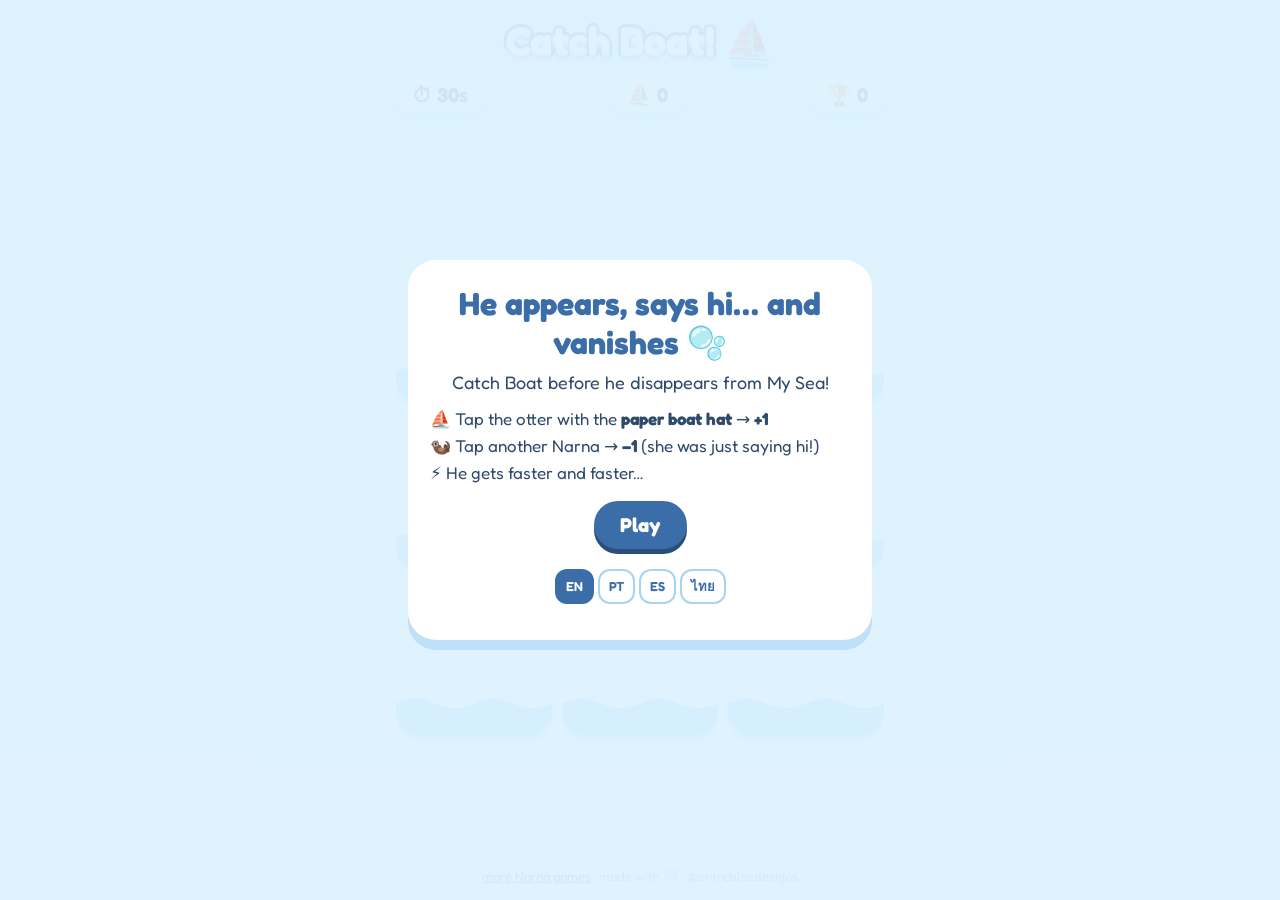
<file: catch-boat/index.html>
<!doctype html><html lang="en"><head><meta charset="utf-8"><meta name="viewport" content="width=device-width, initial-scale=1, viewport-fit=cover">
<meta property="og:title" content="Catch Boat! ⛵"><meta property="og:description" content="He appears, says hi… and vanishes. Catch Boat before he disappears from My Sea!">
<meta property="og:image" content="https://vantevb.github.io/entreblsedesejos-midia/catch-boat/og.png"><meta property="og:image:width" content="1200"><meta property="og:image:height" content="630">
<meta property="og:url" content="https://vantevb.github.io/entreblsedesejos-midia/catch-boat/"><meta name="twitter:card" content="summary_large_image">
<title>Catch Boat!</title>
<link rel="stylesheet" href="https://fonts.googleapis.com/css2?family=Fredoka:wght@400;600;700&display=swap">
<style>
:root{--ink:#2F4A6B;--blue:#3B6EA8;--sea:#7CC4F2;--pink:#E8638F;--bg1:#DDF2FF;--bg2:#FFF0F5;color-scheme:light}
[hidden]{display:none!important}
html,body{height:100%;margin:0}
body{font-family:Fredoka,ui-rounded,system-ui,sans-serif;color:var(--ink);background:linear-gradient(180deg,var(--bg1),var(--bg2));
 -webkit-user-select:none;user-select:none;touch-action:manipulation;overflow:hidden}
#app{max-width:520px;margin:0 auto;height:100%;display:flex;flex-direction:column;padding:calc(12px + env(safe-area-inset-top,0px)) 16px 16px;box-sizing:border-box}
h1{margin:4px 0 2px;text-align:center;font-weight:700;font-size:40px;color:#fff;-webkit-text-stroke:6px var(--blue);paint-order:stroke fill;text-shadow:0 5px 0 #8EC3EC}
.hud{display:flex;justify-content:space-between;align-items:center;margin:10px 0;font-weight:600;font-size:20px}
.pill{background:#fff;border-radius:999px;padding:6px 16px;box-shadow:0 4px 0 #BFE0F7}
#grid{display:grid;grid-template-columns:repeat(3,1fr);grid-template-rows:repeat(3,1fr);gap:10px;width:min(100%,calc(100vh - 230px));aspect-ratio:1;margin:auto}
.hole{position:relative;overflow:hidden;border-radius:24px;background:#fff;box-shadow:0 6px 0 #BFE0F7;cursor:pointer}
.hole svg.w{position:absolute;left:0;right:0;bottom:0;width:100%;height:30%;z-index:2;pointer-events:none}
.pop{position:absolute;left:50%;bottom:4%;width:92%;transform:translate(-50%,110%);transition:transform .14s ease-out;z-index:1}
.pop.up{transform:translate(-50%,0)}
.pop svg{width:100%;height:auto;display:block}
.say{position:absolute;top:6px;left:50%;transform:translateX(-50%);background:#fff;border:3px solid var(--blue);border-radius:14px;padding:2px 8px;font-size:14px;font-weight:700;color:var(--blue);white-space:nowrap;z-index:3}
.fx{position:absolute;top:30%;left:50%;transform:translateX(-50%);font-weight:700;font-size:30px;z-index:4;animation:up .7s forwards;pointer-events:none}
@keyframes up{to{transform:translate(-50%,-40px);opacity:0}}
.shake{animation:sh .3s}@keyframes sh{25%{transform:translateX(-6px)}75%{transform:translateX(6px)}}
.ov{position:fixed;inset:0;display:flex;align-items:center;justify-content:center;background:rgba(221,242,255,.92);z-index:10;padding:16px}
.card{background:#fff;border-radius:28px;padding:24px 22px;max-width:420px;width:100%;text-align:center;box-shadow:0 10px 0 #BFE0F7}
.card h2{margin:0 0 8px;font-size:32px;color:var(--blue)}
.card p{margin:8px 0;font-size:18px;line-height:1.4}
.rules{text-align:left;font-size:17px;margin:12px 0}
.rules div{margin:6px 0}
button{font-family:inherit;font-weight:700;font-size:20px;border:0;border-radius:999px;padding:12px 26px;background:var(--blue);color:#fff;box-shadow:0 5px 0 #2A4E7A;cursor:pointer;margin:6px}
button.alt{background:#fff;color:var(--blue);border:3px solid var(--blue);box-shadow:0 5px 0 #BFE0F7}
.big{font-size:64px;font-weight:700;color:var(--pink);line-height:1}
.foot{text-align:center;font-size:13px;color:#7D8DA3;margin-top:8px}
</style></head><body>
<div id="app">
 <h1>Catch Boat! ⛵</h1>
 <div class="hud"><span class="pill">⏱ <b id="t">30</b>s</span><span class="pill">⛵ <b id="sc">0</b></span><span class="pill">🏆 <b id="best">0</b></span></div>
 <div id="grid"></div>
 <div class="foot"><a href="../narna-games/" style="color:#3B6EA8" data-i18n="more"></a> · made with 🤍 · @entreblsedesejos</div>
</div>
<div class="ov" id="start"><div class="card">
 <h2 data-i18n="h2"></h2>
 <p data-i18n="p"></p>
 <div class="rules">
  <div data-i18n="r1"></div>
  <div data-i18n="r2"></div>
  <div data-i18n="r3"></div>
 </div>
 <button id="go" data-i18n="play"></button>
 <div class="langbox" style="margin-top:14px"></div>
</div></div>
<div class="ov" id="end" hidden><div class="card">
 <h2 id="title">Time's up!</h2>
 <div class="big" id="final">0</div>
 <p id="msg"></p>
 <button id="again" data-i18n="again"></button><button class="alt" id="copy" data-i18n="copy"></button>
 <p id="copied" style="font-size:14px;color:#7D8DA3" hidden data-i18n="copied"></p>
</div></div>
<script>
window.I18N={
en:{h2:'He appears, says hi… and vanishes 🫧',p:'Catch Boat before he disappears from My Sea!',r1:'⛵ Tap the otter with the <b>paper boat hat</b> → <b>+1</b>',r2:'🦦 Tap another Narna → <b>−1</b> (she was just saying hi!)',r3:'⚡ He gets faster and faster…',play:'Play',again:'Play again',copy:'Copy score',copied:'Copied! Paste it in My Sea 🦦',more:'more Narna games',hi:'Hi Narna! 👋',
 t4:['Official wife material 💍','He stayed in My Sea just for you 🥹'],t3:['Top Narna! 🏆','He definitely saw your messages 💌'],t2:['Not bad, otter! 🦦','He waved back… then vanished 🫧'],t1:['He got away again 😭','See you in 3 business days, husband'],share:'I caught Boat {n} times in Catch Boat! ⛵🦦 Can you beat me?'},
pt:{h2:'Ele aparece, dá oi… e some 🫧',p:'Pegue o Boat antes que ele suma do My Sea!',r1:'⛵ Toque na lontra com o <b>chapéu de barquinho</b> → <b>+1</b>',r2:'🦦 Tocou em outra Narna → <b>−1</b> (ela só tava dando oi!)',r3:'⚡ Ele fica cada vez mais rápido…',play:'Jogar',again:'Jogar de novo',copy:'Copiar pontuação',copied:'Copiado! Cola no My Sea 🦦',more:'mais jogos das Narnas',hi:'Oi Narna! 👋',
 t4:['Material de esposa oficial 💍','Ele ficou no My Sea só por você 🥹'],t3:['Narna nota 10! 🏆','Ele com certeza viu suas mensagens 💌'],t2:['Nada mal, lontrinha! 🦦','Ele acenou de volta… e sumiu 🫧'],t1:['Ele escapou de novo 😭','Até daqui a 3 dias úteis, marido'],share:'Peguei o Boat {n} vezes no Catch Boat! ⛵🦦 Consegue me superar?'},
es:{h2:'Aparece, saluda… y desaparece 🫧',p:'¡Atrapa a Boat antes de que desaparezca de My Sea!',r1:'⛵ Toca la nutria con el <b>sombrero de barquito de papel</b> → <b>+1</b>',r2:'🦦 Tocas a otra Narna → <b>−1</b> (¡solo estaba saludando!)',r3:'⚡ Cada vez es más rápido…',play:'Jugar',again:'Jugar otra vez',copy:'Copiar puntaje',copied:'¡Copiado! Pégalo en My Sea 🦦',more:'más juegos de Narna',hi:'¡Hola Narna! 👋',
 t4:['Material de esposa oficial 💍','Se quedó en My Sea solo por ti 🥹'],t3:['¡Narna top! 🏆','Seguro vio tus mensajes 💌'],t2:['¡Nada mal, nutria! 🦦','Te saludó… y desapareció 🫧'],t1:['Se escapó otra vez 😭','Nos vemos en 3 días hábiles, esposo'],share:'¡Atrapé a Boat {n} veces en Catch Boat! ⛵🦦 ¿Puedes superarme?'},
th:{h2:'โผล่มา ทักทาย… แล้วก็หายไป 🫧',p:'จับ Boat ให้ทันก่อนเขาหายไปจาก My Sea!',r1:'⛵ แตะนากที่ใส่<b>หมวกเรือกระดาษ</b> → <b>+1</b>',r2:'🦦 แตะ Narna ตัวอื่น → <b>−1</b> (เธอแค่มาทักทายเฉย ๆ!)',r3:'⚡ เขาจะเร็วขึ้นเรื่อย ๆ…',play:'เล่นเลย',again:'เล่นอีกครั้ง',copy:'คัดลอกคะแนน',copied:'คัดลอกแล้ว! ส่งใน My Sea ได้เลย 🦦',more:'เกมอื่น ๆ ของ Narna',hi:'หวัดดี Narna! 👋',
 t4:['ว่าที่ภรรยาตัวจริง 💍','เขาอยู่ใน My Sea เพื่อคุณคนเดียวเลย 🥹'],t3:['สุดยอด Narna! 🏆','เขาเห็นข้อความของคุณแน่นอน 💌'],t2:['ไม่เลวนะ น้องนาก! 🦦','เขาโบกมือกลับ… แล้วก็หายไป 🫧'],t1:['เขาหนีไปอีกแล้ว 😭','เจอกันอีกทีในอีก 3 วันทำการนะ สามี'],share:'จับ Boat ได้ {n} ครั้งใน Catch Boat! ⛵🦦 มาแข่งกันไหม?'}};
</script>
<script src="../shared/lang.js"></script>
<script>
const BR='#8E5F3D', DK='#73492D', CR='#EED6B6', INK='#2A1A10', BL='#F59FAE', BLUE='#3B6EA8';
const heart=(x,y,s,c)=>`<path transform="translate(${x} ${y}) scale(${s})" d="M0 8 C-14 -6 -6 -20 0 -10 C6 -20 14 -6 0 8Z" fill="${c}"/>`;

function eyes(t){
  const L=-44,R=44,Y=-78;
  if(t==='happy') return `<path d="M${L-13} ${Y+4} Q${L} ${Y-12} ${L+13} ${Y+4}" fill="none" stroke="${INK}" stroke-width="7" stroke-linecap="round"/><path d="M${R-13} ${Y+4} Q${R} ${Y-12} ${R+13} ${Y+4}" fill="none" stroke="${INK}" stroke-width="7" stroke-linecap="round"/>`;
  if(t==='sleep') return `<path d="M${L-13} ${Y-2} Q${L} ${Y+10} ${L+13} ${Y-2}" fill="none" stroke="${INK}" stroke-width="7" stroke-linecap="round"/><path d="M${R-13} ${Y-2} Q${R} ${Y+10} ${R+13} ${Y-2}" fill="none" stroke="${INK}" stroke-width="7" stroke-linecap="round"/>`;
  if(t==='heart') return heart(L,Y,1.6,'#E84A7F')+heart(R,Y,1.6,'#E84A7F');
  if(t==='teary') return `<ellipse cx="${L}" cy="${Y}" rx="15" ry="16" fill="${INK}"/><circle cx="${L+5}" cy="${Y-6}" r="6" fill="#fff"/><circle cx="${L-5}" cy="${Y+6}" r="3" fill="#fff"/>
     <ellipse cx="${R}" cy="${Y}" rx="15" ry="16" fill="${INK}"/><circle cx="${R+5}" cy="${Y-6}" r="6" fill="#fff"/><circle cx="${R-5}" cy="${Y+6}" r="3" fill="#fff"/>
     <path d="M${L-8} ${Y+18} q-6 14 0 20 q6 -6 0 -20z" fill="#7CC4F2"/><path d="M${R+8} ${Y+18} q-6 14 0 20 q6 -6 0 -20z" fill="#7CC4F2"/>`;
  if(t==='wink') return `<ellipse cx="${L}" cy="${Y}" rx="11" ry="12" fill="${INK}"/><circle cx="${L+4}" cy="${Y-4}" r="4" fill="#fff"/><path d="M${R-13} ${Y+4} Q${R} ${Y-12} ${R+13} ${Y+4}" fill="none" stroke="${INK}" stroke-width="7" stroke-linecap="round"/>`;
  return `<ellipse cx="${L}" cy="${Y}" rx="11" ry="12" fill="${INK}"/><circle cx="${L+4}" cy="${Y-4}" r="4" fill="#fff"/><ellipse cx="${R}" cy="${Y}" rx="11" ry="12" fill="${INK}"/><circle cx="${R+4}" cy="${Y-4}" r="4" fill="#fff"/>`;
}
function mouth(t){
  if(t==='open') return `<path d="M-14 -26 Q0 -2 14 -26 Z" fill="#C2405E" stroke="${INK}" stroke-width="4" stroke-linejoin="round"/>`;
  if(t==='sad') return `<path d="M-12 -18 Q0 -28 12 -18" fill="none" stroke="${INK}" stroke-width="4" stroke-linecap="round"/>`;
  return `<path d="M-15 -22 Q-7 -12 0 -24 Q7 -12 15 -22" fill="none" stroke="${INK}" stroke-width="4" stroke-linecap="round"/>`;
}
function paws(t){
  if(t==='wave') return `<path d="M70 20 Q120 -10 130 -70" stroke="${BR}" stroke-width="44" stroke-linecap="round" fill="none"/><ellipse cx="132" cy="-80" rx="26" ry="22" fill="${DK}"/><ellipse cx="-45" cy="30" rx="26" ry="20" fill="${DK}"/>
     <path d="M160 -110 q14 -6 20 6 M166 -78 q16 0 18 12" stroke="${BLUE}" stroke-width="8" stroke-linecap="round" fill="none"/>`;
  if(t==='heart') return heart(0,62,7,'#F06292')+`<ellipse cx="-58" cy="50" rx="26" ry="21" fill="${DK}"/><ellipse cx="58" cy="50" rx="26" ry="21" fill="${DK}"/>`;
  if(t==='wai') return `<ellipse cx="-13" cy="10" rx="18" ry="34" fill="${DK}" transform="rotate(-6 -13 10)"/><ellipse cx="13" cy="10" rx="18" ry="34" fill="${DK}" transform="rotate(6 13 10)"/>`;
  if(t==='shell') return `<g transform="translate(0 55) scale(1.6)"><path d="M0 -26 L-30 14 Q0 30 30 14 Z" fill="#FFB7C9" stroke="#F08AA6" stroke-width="3" stroke-linejoin="round"/><path d="M0 -26 L-15 18 M0 -26 L0 22 M0 -26 L15 18" stroke="#F08AA6" stroke-width="3"/></g><ellipse cx="-50" cy="45" rx="26" ry="21" fill="${DK}"/><ellipse cx="50" cy="45" rx="26" ry="21" fill="${DK}"/>`;
  if(t==='face') return `<ellipse cx="-80" cy="-30" rx="26" ry="22" fill="${DK}"/><ellipse cx="80" cy="-30" rx="26" ry="22" fill="${DK}"/>`;
  return `<ellipse cx="-45" cy="30" rx="26" ry="20" fill="${DK}"/><ellipse cx="45" cy="30" rx="26" ry="20" fill="${DK}"/>`;
}
function otter(o){
  return `<g>
   <ellipse cx="0" cy="80" rx="112" ry="108" fill="${BR}"/>
   <ellipse cx="0" cy="95" rx="74" ry="78" fill="${CR}"/>
   <ellipse cx="-60" cy="178" rx="34" ry="18" fill="${DK}"/><ellipse cx="60" cy="178" rx="34" ry="18" fill="${DK}"/>
   <ellipse cx="0" cy="-58" rx="118" ry="84" fill="${BR}"/>
   <circle cx="-106" cy="-92" r="15" fill="${DK}"/><circle cx="-106" cy="-92" r="7" fill="#D2A07A"/>
   <circle cx="106" cy="-92" r="15" fill="${DK}"/><circle cx="106" cy="-92" r="7" fill="#D2A07A"/>
   <path d="M-100 -30 Q-96 22 0 22 Q96 22 100 -30 Q70 -62 0 -60 Q-70 -62 -100 -30Z" fill="${CR}"/>
   ${eyes(o.eyes)}
   <ellipse cx="-74" cy="-34" rx="17" ry="9" fill="${BL}" opacity="${o.blush||.75}"/><ellipse cx="74" cy="-34" rx="17" ry="9" fill="${BL}" opacity="${o.blush||.75}"/>
   <ellipse cx="0" cy="-44" rx="19" ry="12" fill="${INK}"/>
   ${mouth(o.mouth)}
   <g stroke="#9C7656" stroke-width="3" stroke-linecap="round"><path d="M-34 -30 L-82 -40 M-34 -22 L-84 -20 M-34 -14 L-78 -2"/><path d="M34 -30 L82 -40 M34 -22 L84 -20 M34 -14 L78 -2"/></g>
   ${paws(o.paws)}
   ${o.hat||''}
  </g>`;
}
const water=`<path d="M-190 140 Q-142 115 -95 140 T0 140 T95 140 T190 140 Q200 200 150 215 Q0 235 -150 215 Q-200 200 -190 140Z" fill="#5DA9E6"/><path d="M-190 140 Q-142 115 -95 140 T0 140 T95 140 T190 140" fill="none" stroke="#fff" stroke-width="7" stroke-linecap="round"/>`;
const nightcap=`<path d="M-70 -128 Q-10 -230 80 -190 Q40 -160 70 -125 Z" fill="#7FA8E0"/><circle cx="84" cy="-192" r="16" fill="#fff"/><path d="M-80 -128 Q0 -150 80 -128" stroke="#fff" stroke-width="16" stroke-linecap="round" fill="none"/>`;


const hats={
 boat:`<g transform="translate(0 -150)"><path d="M-80 0 L80 0 L50 40 L-50 40Z" fill="#fff" stroke="#3B6EA8" stroke-width="8" stroke-linejoin="round"/><path d="M0 0 L0 -85 L55 -10Z" fill="#fff" stroke="#3B6EA8" stroke-width="8" stroke-linejoin="round"/></g>`,
 party:`<g transform="translate(20 -140)"><path d="M-45 10 L0 -95 L45 10Z" fill="#F7B6CB" stroke="#E8638F" stroke-width="7"/><circle cy="-98" r="14" fill="#FFD36E"/></g>`,
 bow:`<g transform="translate(70 -125)"><path d="M0 0 L-45 -30 L-45 30Z M0 0 L45 -30 L45 30Z" fill="#E8638F"/><circle r="13" fill="#C2405E"/></g>`,
 crown:`<g transform="translate(0 -140)"><path d="M-60 20 L-60 -30 L-30 0 L0 -40 L30 0 L60 -30 L60 20Z" fill="#FFD36E" stroke="#E0A800" stroke-width="6" stroke-linejoin="round"/></g>`,
 flower:`<g transform="translate(-75 -120)">${[0,72,144,216,288].map(r=>`<ellipse rx="16" ry="26" cy="-22" transform="rotate(${r})" fill="#fff" stroke="#F7B6CB" stroke-width="3"/>`).join('')}<circle r="14" fill="#FFD36E"/></g>`,
 tri:`<g transform="translate(0 -150)"><path d="M-70 30 L0 -20 L70 30Z" fill="#fff" stroke="#3B6EA8" stroke-width="8" stroke-linejoin="round"/></g>`
};
const svgOf=(o)=>`<svg viewBox="-200 -260 400 420" xmlns="http://www.w3.org/2000/svg">${otter(o)}</svg>`;
const BOAT=svgOf({eyes:'happy',mouth:'open',paws:'wave',hat:hats.boat});
const BOAT_HIT=svgOf({eyes:'heart',mouth:'open',paws:'heart',hat:hats.boat,blush:1});
const decoyHats=['party','bow','crown','flower','tri','tri'];
const eyesL=['normal','happy','wink','heart'];
const pawsL=['default','wave','heart','face','shell'];
const pick=a=>a[Math.floor(Math.random()*a.length)];
const wave=`<svg class="w" viewBox="0 0 120 50" preserveAspectRatio="none"><path d="M0 14 Q15 4 30 14 T60 14 T90 14 T120 14 V50 H0Z" fill="#7CC4F2"/><path d="M0 14 Q15 4 30 14 T60 14 T90 14 T120 14" fill="none" stroke="#fff" stroke-width="3"/></svg>`;
const grid=document.getElementById('grid');const holes=[];
for(let i=0;i<9;i++){const h=document.createElement('div');h.className='hole';h.innerHTML=`<div class="pop"></div>`+wave;grid.appendChild(h);holes.push({el:h,pop:h.querySelector('.pop'),busy:false,kind:null,timer:null});h.addEventListener('pointerdown',()=>hit(i));}
const $=id=>document.getElementById(id);
let best=0;try{best=+localStorage.getItem('catchBoatBest')||0}catch(e){}
$('best').textContent=best;
let score=0,timeLeft=30,running=false,spawnT=null,clockT=null,elapsed=0;
function fx(h,txt,col){const d=document.createElement('div');d.className='fx';d.textContent=txt;d.style.color=col;h.el.appendChild(d);setTimeout(()=>d.remove(),700);}
function hide(i){const h=holes[i];clearTimeout(h.timer);h.pop.classList.remove('up');const s=h.el.querySelector('.say');if(s)s.remove();setTimeout(()=>{h.busy=false;h.kind=null},160);}
function spawn(){
  if(!running)return;
  const free=holes.map((h,i)=>i).filter(i=>!holes[i].busy);
  const n=Math.min(free.length, elapsed>15?2:1);
  for(let k=0;k<n;k++){
    const idx=free.splice(Math.floor(Math.random()*free.length),1)[0];if(idx===undefined)break;
    const h=holes[idx];h.busy=true;
    const isBoat=Math.random()<0.38;h.kind=isBoat?'boat':'narna';
    h.pop.innerHTML=isBoat?BOAT:svgOf({eyes:pick(eyesL),mouth:pick(['smile','open']),paws:pick(pawsL),hat:hats[pick(decoyHats)]});
    if(isBoat){const s=document.createElement('div');s.className='say';s.textContent=T('hi');h.el.appendChild(s);}
    requestAnimationFrame(()=>h.pop.classList.add('up'));
    const life=isBoat?Math.max(520,1150-elapsed*22):Math.max(700,1400-elapsed*20);
    h.timer=setTimeout(()=>{if(h.kind==='boat')fx(h,'poof 🫧','#8EC3EC');hide(idx)},life);
  }
  spawnT=setTimeout(spawn,Math.max(420,850-elapsed*14));
}
function hit(i){
  if(!running)return;const h=holes[i];if(!h.busy||!h.kind)return;
  if(h.kind==='boat'){score++;h.pop.innerHTML=BOAT_HIT;fx(h,'+1 💙','#3B6EA8');h.kind='done';setTimeout(()=>hide(i),180);}
  else if(h.kind==='narna'){score=Math.max(0,score-1);fx(h,'−1','#E8638F');h.el.classList.add('shake');setTimeout(()=>h.el.classList.remove('shake'),300);h.kind='done';setTimeout(()=>hide(i),150);}
  $('sc').textContent=score;
}
function start(){
  score=0;timeLeft=30;elapsed=0;$('sc').textContent=0;$('t').textContent=30;
  holes.forEach((h,i)=>hide(i));
  $('start').hidden=true;$('end').hidden=true;$('copied').hidden=true;running=true;
  clockT=setInterval(()=>{timeLeft--;elapsed++;$('t').textContent=timeLeft;if(timeLeft<=0)end()},1000);
  setTimeout(spawn,400);
}
function end(){
  running=false;clearInterval(clockT);clearTimeout(spawnT);holes.forEach((h,i)=>hide(i));
  if(score>best){best=score;try{localStorage.setItem('catchBoatBest',best)}catch(e){};$('best').textContent=best;}
  $('final').textContent=score;
  const m=T(score>=25?'t4':score>=15?'t3':score>=8?'t2':'t1');
  $('title').textContent=m[0];$('msg').textContent=m[1];$('end').hidden=false;
}
$('go').onclick=start;$('again').onclick=start;
$('copy').onclick=async()=>{const t=T('share',{n:score})+' '+location.href;
  try{await navigator.clipboard.writeText(t)}catch(e){const a=document.createElement('textarea');a.value=t;document.body.appendChild(a);a.select();try{document.execCommand('copy')}catch(_){}a.remove()}
  $('copied').hidden=false;};
</script></body></html>
</file>
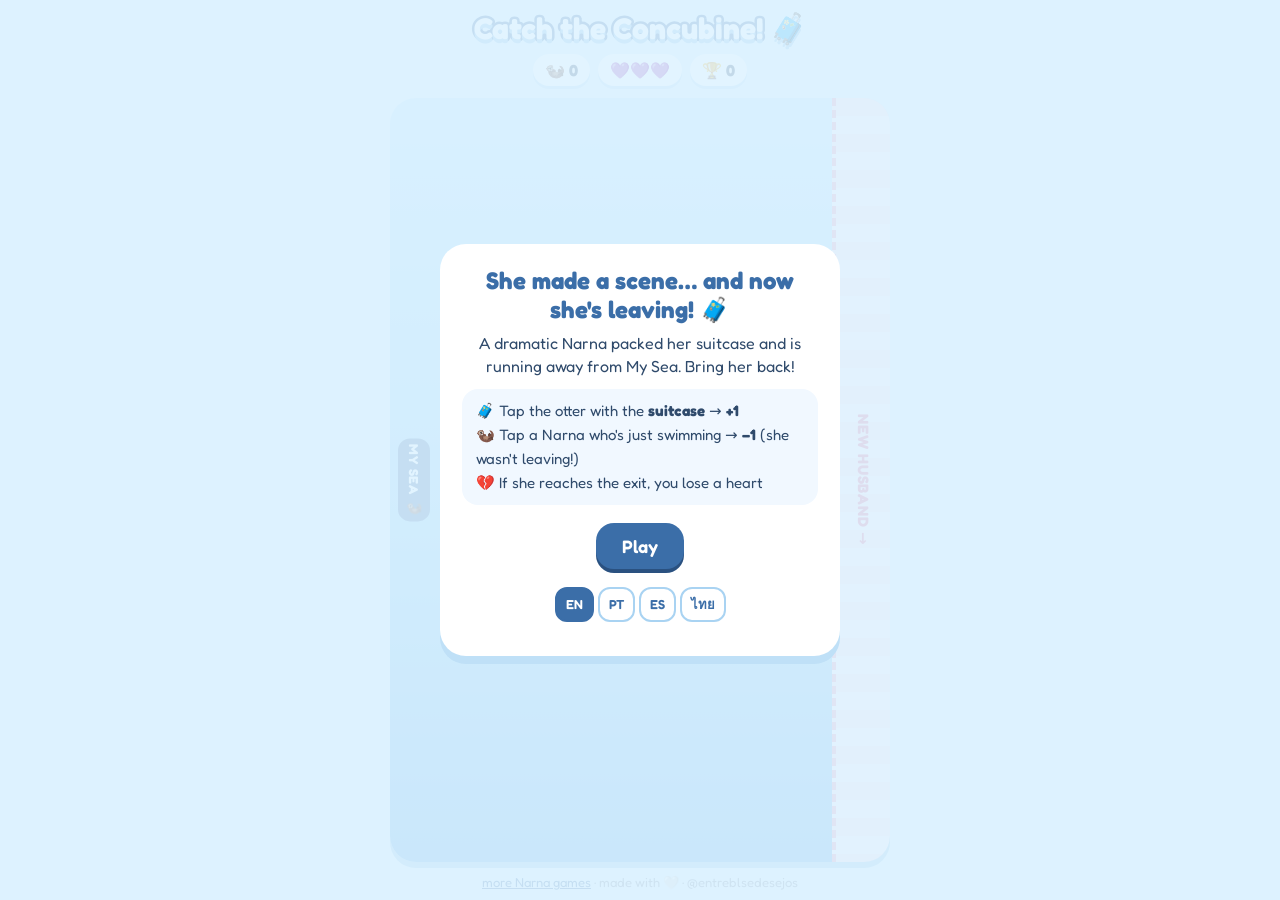
<file: catch-the-concubine/index.html>
<!doctype html><html lang="en"><head><meta charset="utf-8"><meta name="viewport" content="width=device-width, initial-scale=1, user-scalable=no">
<title>Catch the Concubine!</title>
<meta name="description" content="She made a scene and now she's running away from My Sea. Catch her before she escapes!">
<meta property="og:title" content="Catch the Concubine! 🧳🦦"><meta property="og:description" content="She made a scene and now she's running away from My Sea. Catch her before she escapes!">
<meta property="og:image" content="https://vantevb.github.io/entreblsedesejos-midia/catch-the-concubine/og.png"><meta property="og:image:width" content="1200"><meta property="og:image:height" content="630">
<meta property="og:url" content="https://vantevb.github.io/entreblsedesejos-midia/catch-the-concubine/"><meta name="twitter:card" content="summary_large_image">
<link rel="stylesheet" href="https://fonts.googleapis.com/css2?family=Fredoka:wght@400;600;700&display=swap">
<style>
*{box-sizing:border-box;-webkit-tap-highlight-color:transparent}
html,body{margin:0;height:100%;overflow:hidden;font-family:Fredoka,ui-rounded,system-ui,sans-serif;color:#2F4A6B;background:#DDF2FF;user-select:none;-webkit-user-select:none}
#app{position:relative;max-width:520px;height:100%;margin:0 auto;display:flex;flex-direction:column}
h1{margin:10px 0 4px;text-align:center;font-size:30px;color:#fff;-webkit-text-stroke:5px #3B6EA8;paint-order:stroke fill;text-shadow:0 4px 0 #8EC3EC}
.hud{display:flex;justify-content:center;gap:8px;padding:4px 10px}
.pill{background:#fff;border-radius:16px;padding:6px 12px;font-weight:600;font-size:16px;box-shadow:0 3px 0 #BFE0F7}
#stage{position:relative;flex:1;margin:8px 10px;border-radius:26px;overflow:hidden;background:linear-gradient(180deg,#BFE6FF 0%,#8FD0F5 55%,#5DA9E6 100%);box-shadow:0 6px 0 #9CCBEB;touch-action:manipulation}
#home{position:absolute;left:8px;top:50%;transform:translateY(-50%);font-size:13px;font-weight:700;color:#fff;background:#3B6EA8;border-radius:12px;padding:6px 8px;text-align:center;writing-mode:vertical-rl;letter-spacing:.06em}
#exit{position:absolute;right:0;top:0;bottom:0;width:58px;background:repeating-linear-gradient(180deg,#FFE3EC 0 18px,#FFF2F6 18px 36px);border-left:4px dashed #F29BB6;display:flex;align-items:center;justify-content:center}
#exit span{writing-mode:vertical-rl;font-weight:700;color:#E8638F;font-size:15px;letter-spacing:.05em}
.c{position:absolute;width:86px;height:96px;margin:-48px 0 0 -43px;cursor:pointer;transition:transform .15s}
.c svg{width:100%;height:100%;overflow:visible;pointer-events:none}
.c.bob svg{animation:bob .35s infinite alternate ease-in-out}
@keyframes bob{to{transform:translateY(-5px) rotate(-3deg)}}
.c.caught{transform:scale(1.15)}
.say{position:absolute;left:50%;bottom:100%;transform:translateX(-50%);white-space:nowrap;background:#fff;border-radius:12px;padding:3px 8px;font-size:12px;font-weight:600;color:#7A2F4A;box-shadow:0 2px 0 #F2C5D4;pointer-events:none}
.fx{position:absolute;font-weight:700;font-size:22px;pointer-events:none;animation:up .8s forwards}
@keyframes up{to{transform:translateY(-40px);opacity:0}}
.foot{text-align:center;font-size:13px;color:#7D8DA3;padding:4px 0 10px}
.foot a{color:#3B6EA8}
.ov{position:absolute;inset:0;display:flex;align-items:center;justify-content:center;background:rgba(221,242,255,.85);z-index:20;padding:16px}
.ov[hidden]{display:none}
.card{background:#fff;border-radius:26px;padding:22px;max-width:400px;width:100%;text-align:center;box-shadow:0 8px 0 #BFE0F7}
.card h2{margin:0 0 8px;color:#3B6EA8;font-size:24px}
.card p{margin:6px 0;font-size:16px;line-height:1.4}
.rules{text-align:left;background:#F1F8FF;border-radius:16px;padding:10px 14px;margin:12px 0;font-size:15px;line-height:1.6}
.big{font-size:56px;font-weight:700;color:#E8638F}
button{font:inherit;cursor:pointer;border:0}
.btn{background:#3B6EA8;color:#fff;font-weight:600;font-size:18px;padding:12px 26px;border-radius:18px;box-shadow:0 4px 0 #2A5180;margin:6px 4px}
.btn.alt{background:#fff;color:#3B6EA8;border:2px solid #A9D3F2;box-shadow:0 4px 0 #CFE6F8}
</style></head><body>
<div id="app">
 <h1 data-i18n="title"></h1>
 <div class="hud"><span class="pill">🦦 <b id="sc">0</b></span><span class="pill" id="lives">💜💜💜</span><span class="pill">🏆 <b id="best">0</b></span></div>
 <div id="stage"><div id="home">MY SEA 🦦</div><div id="exit"><span data-i18n="exit"></span></div></div>
 <div class="foot"><a href="../narna-games/" data-i18n="more"></a> · made with 🤍 · @entreblsedesejos</div>
 <div class="ov" id="start"><div class="card">
  <h2 data-i18n="h2"></h2><p data-i18n="p"></p>
  <div class="rules"><div data-i18n="r1"></div><div data-i18n="r2"></div><div data-i18n="r3"></div></div>
  <button class="btn" id="go" data-i18n="play"></button>
  <div class="langbox" style="margin-top:12px"></div>
 </div></div>
 <div class="ov" id="end" hidden><div class="card">
  <h2 id="title"></h2><div class="big" id="final">0</div><p id="emsg"></p>
  <button class="btn" id="again" data-i18n="again"></button><button class="btn alt" id="copy" data-i18n="copy"></button>
  <p id="copied" style="font-size:14px;color:#7D8DA3" hidden data-i18n="copied"></p>
 </div></div>
</div>
<script>
window.I18N={
en:{title:'Catch the Concubine! 🧳',exit:'NEW HUSBAND →',more:'more Narna games',h2:'She made a scene… and now she\'s leaving! 🧳',p:'A dramatic Narna packed her suitcase and is running away from My Sea. Bring her back!',r1:'🧳 Tap the otter with the <b>suitcase</b> → <b>+1</b>',r2:'🦦 Tap a Narna who\'s just swimming → <b>−1</b> (she wasn\'t leaving!)',r3:'💔 If she reaches the exit, you lose a heart',play:'Play',again:'Play again',copy:'Copy score',copied:'Copied! Paste it in My Sea 🦦',
 caught:['Okay okay, I\'ll stay 😭','Fine… I love you all 🥹','It was just drama! 😂','Who said I was leaving? 👀'],oops:'I was just swimming! 😤',bye:'Bye bye! 👋',
 e3:['Queen of the harem 👑','Nobody escapes My Sea on your watch 😂'],e2:['Good catch, Narna! 🦦','Most of the drama stayed in the group 🤭'],e1:['She ran away! 🧳💨','See you at the next dramatic comeback 😂'],share:'I caught the runaway concubine {n} times! 🧳🦦 Can you beat me?'},
pt:{title:'Pegue a Concubina! 🧳',exit:'NOVO MARIDO →',more:'mais jogos das Narnas',h2:'Ela fez cena… e agora tá indo embora! 🧳',p:'Uma Narna dramática fez as malas e tá fugindo do My Sea. Traga ela de volta!',r1:'🧳 Toque na lontra com a <b>mala</b> → <b>+1</b>',r2:'🦦 Tocou numa Narna que só tava nadando → <b>−1</b> (ela não ia embora!)',r3:'💔 Se ela chegar na saída, você perde um coração',play:'Jogar',again:'Jogar de novo',copy:'Copiar pontuação',copied:'Copiado! Cola no My Sea 🦦',
 caught:['Tá bom, tá bom, eu fico 😭','Ok… eu amo vocês 🥹','Era só drama! 😂','Quem disse que eu ia embora? 👀'],oops:'Eu só tava nadando! 😤',bye:'Tchau tchau! 👋',
 e3:['Rainha do harém 👑','Ninguém foge do My Sea com você de guarda 😂'],e2:['Boa, Narna! 🦦','Quase todo o drama ficou no grupo 🤭'],e1:['Ela fugiu! 🧳💨','Até a próxima volta dramática 😂'],share:'Peguei a concubina fujona {n} vezes! 🧳🦦 Consegue me superar?'},
es:{title:'¡Atrapa a la Concubina! 🧳',exit:'NUEVO ESPOSO →',more:'más juegos de Narna',h2:'Hizo un drama… ¡y ahora se va! 🧳',p:'Una Narna dramática hizo sus maletas y se escapa de My Sea. ¡Tráela de vuelta!',r1:'🧳 Toca la nutria con la <b>maleta</b> → <b>+1</b>',r2:'🦦 Tocas a una Narna que solo nadaba → <b>−1</b> (¡no se iba!)',r3:'💔 Si llega a la salida, pierdes un corazón',play:'Jugar',again:'Jugar otra vez',copy:'Copiar puntaje',copied:'¡Copiado! Pégalo en My Sea 🦦',
 caught:['Está bien, me quedo 😭','Ok… los amo 🥹','¡Era solo drama! 😂','¿Quién dijo que me iba? 👀'],oops:'¡Solo estaba nadando! 😤',bye:'¡Adiós! 👋',
 e3:['Reina del harén 👑','Nadie escapa de My Sea contigo de guardia 😂'],e2:['¡Bien hecho, Narna! 🦦','Casi todo el drama se quedó en el grupo 🤭'],e1:['¡Se escapó! 🧳💨','Nos vemos en el próximo regreso dramático 😂'],share:'¡Atrapé a la concubina fugitiva {n} veces! 🧳🦦 ¿Puedes superarme?'},
th:{title:'จับนางสนมให้ทัน! 🧳',exit:'สามีใหม่ →',more:'เกมอื่น ๆ ของ Narna',h2:'เธอดราม่า… แล้วก็กำลังจะหนี! 🧳',p:'Narna ขี้ดราม่าเก็บกระเป๋าหนีออกจาก My Sea พาเธอกลับมาให้ได้!',r1:'🧳 แตะนากที่ถือ<b>กระเป๋า</b> → <b>+1</b>',r2:'🦦 แตะ Narna ที่แค่ว่ายน้ำ → <b>−1</b> (เธอไม่ได้จะหนี!)',r3:'💔 ถ้าเธอถึงทางออก เสียหัวใจ 1 ดวง',play:'เล่นเลย',again:'เล่นอีกครั้ง',copy:'คัดลอกคะแนน',copied:'คัดลอกแล้ว! ส่งใน My Sea ได้เลย 🦦',
 caught:['โอเค ๆ อยู่ก็ได้ 😭','ก็ได้… รักทุกคนนะ 🥹','แค่ดราม่าเฉย ๆ! 😂','ใครบอกว่าจะไป 👀'],oops:'แค่ว่ายน้ำเฉย ๆ นะ! 😤',bye:'บ๊ายบาย! 👋',
 e3:['ราชินีแห่งฮาเร็ม 👑','ไม่มีใครหนีออกจาก My Sea ได้เลย 😂'],e2:['จับเก่งมาก Narna! 🦦','ดราม่าส่วนใหญ่อยู่ในกลุ่มนะ 🤭'],e1:['เธอหนีไปแล้ว! 🧳💨','เจอกันตอนกลับมาแบบดราม่าครั้งหน้า 😂'],share:'จับนางสนมขี้หนีได้ {n} ครั้ง! 🧳🦦 มาแข่งกันไหม?'}};
</script>
<script src="../shared/lang.js"></script>
<script src="../shared/otter.js"></script>
<script>
const $=id=>document.getElementById(id), stage=$('stage');
const bow=`<g transform="translate(-62 -128)"><path d="M0 0 L-26 -16 L-26 16Z M0 0 L26 -16 L26 16Z" fill="#F06292" stroke="#C2405E" stroke-width="3" stroke-linejoin="round"/><circle r="8" fill="#C2405E"/></g>`;
const bag=`<g transform="translate(118 70) rotate(8)"><rect x="-38" y="-30" width="76" height="60" rx="10" fill="#F29BB6" stroke="#C2405E" stroke-width="5"/><path d="M-14 -30 v-14 h28 v14" fill="none" stroke="#C2405E" stroke-width="6"/><path d="M-38 0 h76" stroke="#C2405E" stroke-width="4"/><text x="0" y="22" font-size="26" text-anchor="middle">💔</text></g>`;
const RUN=`<svg viewBox="-200 -260 400 460">${otter({eyes:'teary',mouth:'sad',paws:'default',hat:bow})}${bag}</svg>`;
const STAY=`<svg viewBox="-200 -260 400 460">${otter({eyes:'happy',mouth:'smile',paws:'heart'})}</svg>`;
const SWIM=`<svg viewBox="-200 -260 400 460">${otter({eyes:'happy',mouth:'open',paws:'wave'})}</svg>`;
let best=0;try{best=+localStorage.getItem('concubineBest')||0}catch(e){} $('best').textContent=best;
let items=[],score=0,lives=3,running=false,last=0,elapsed=0,spawnT=0,raf;
const rnd=a=>a[Math.floor(Math.random()*a.length)];
function fx(x,y,t,c){const d=document.createElement('div');d.className='fx';d.textContent=t;d.style.left=x+'px';d.style.top=y+'px';d.style.color=c;stage.appendChild(d);setTimeout(()=>d.remove(),800)}
function say(el,t,ms){const s=document.createElement('div');s.className='say';s.textContent=t;el.appendChild(s);setTimeout(()=>s.remove(),ms||900)}
function spawn(){
 const W=stage.clientWidth,H=stage.clientHeight,decoy=elapsed>6&&Math.random()<Math.min(.35,.12+elapsed/120);
 const el=document.createElement('div');el.className='c bob';el.innerHTML=decoy?SWIM:RUN;
 const it={el,decoy,x:60,y:70+Math.random()*(H-140),vx:(decoy?40:55)+Math.min(150,elapsed*3.2)+Math.random()*25,wob:Math.random()*6,done:false};
 if(decoy){it.x=70+Math.random()*(W-200);it.vx*=(Math.random()<.5?-.5:.5)}
 el.style.left=it.x+'px';el.style.top=it.y+'px';
 el.addEventListener('pointerdown',e=>{e.preventDefault();hit(it)});
 stage.appendChild(el);items.push(it);
}
function hit(it){
 if(it.done||!running)return;it.done=true;
 if(it.decoy){score=Math.max(0,score-1);say(it.el,T('oops'));fx(it.x,it.y-50,'−1','#E8638F');}
 else{score++;it.el.innerHTML=STAY;it.el.classList.add('caught');it.el.classList.remove('bob');say(it.el,rnd(T('caught')));fx(it.x,it.y-50,'+1','#3B6EA8');}
 $('sc').textContent=score;setTimeout(()=>{it.el.style.opacity='0';it.el.style.transition='opacity .3s'},600);setTimeout(()=>it.el.remove(),950);
}
function loop(t){
 if(!running)return;const dt=Math.min(.05,(t-last)/1000||0);last=t;elapsed+=dt;
 const W=stage.clientWidth,H=stage.clientHeight;
 spawnT-=dt;if(spawnT<=0){spawn();spawnT=Math.max(.45,1.5-elapsed*.025)+Math.random()*.5;}
 for(const it of items){if(it.done)continue;it.x+=it.vx*dt;it.wob+=dt*4;const y=it.y+Math.sin(it.wob)*10;it.el.style.left=it.x+'px';it.el.style.top=y+'px';
  if(it.decoy&&(it.x<60||it.x>W-110))it.vx*=-1;
  if(it.decoy&&Math.random()<dt*.15){it.done=true;it.el.style.transition='opacity .4s';it.el.style.opacity='0';setTimeout(()=>it.el.remove(),450)}
  if(!it.decoy&&it.x>W-60){it.done=true;lives--;say(it.el,T('bye'),700);fx(W-80,y-40,'💔','#E8638F');setLives();setTimeout(()=>it.el.remove(),700);if(lives<=0){end();return}}}
 items=items.filter(i=>!i.done||i.el.isConnected);raf=requestAnimationFrame(loop);
}
function setLives(){$('lives').textContent='💜'.repeat(Math.max(0,lives))+'🖤'.repeat(3-Math.max(0,lives))}
function start(){items.forEach(i=>i.el.remove());items=[];score=0;lives=3;elapsed=0;spawnT=.3;last=performance.now();$('sc').textContent=0;setLives();$('start').hidden=true;$('end').hidden=true;$('copied').hidden=true;running=true;raf=requestAnimationFrame(loop)}
function end(){running=false;cancelAnimationFrame(raf);if(score>best){best=score;try{localStorage.setItem('concubineBest',best)}catch(e){};$('best').textContent=best}
 $('final').textContent=score;const m=T(score>=25?'e3':score>=10?'e2':'e1');$('title').textContent=m[0];$('emsg').textContent=m[1];$('end').hidden=false}
$('go').onclick=start;$('again').onclick=start;
$('copy').onclick=async()=>{const t=T('share',{n:score})+' '+location.href.split('?')[0];try{await navigator.clipboard.writeText(t)}catch(e){const a=document.createElement('textarea');a.value=t;document.body.appendChild(a);a.select();try{document.execCommand('copy')}catch(_){}a.remove()}$('copied').hidden=false};
</script></body></html>
</file>
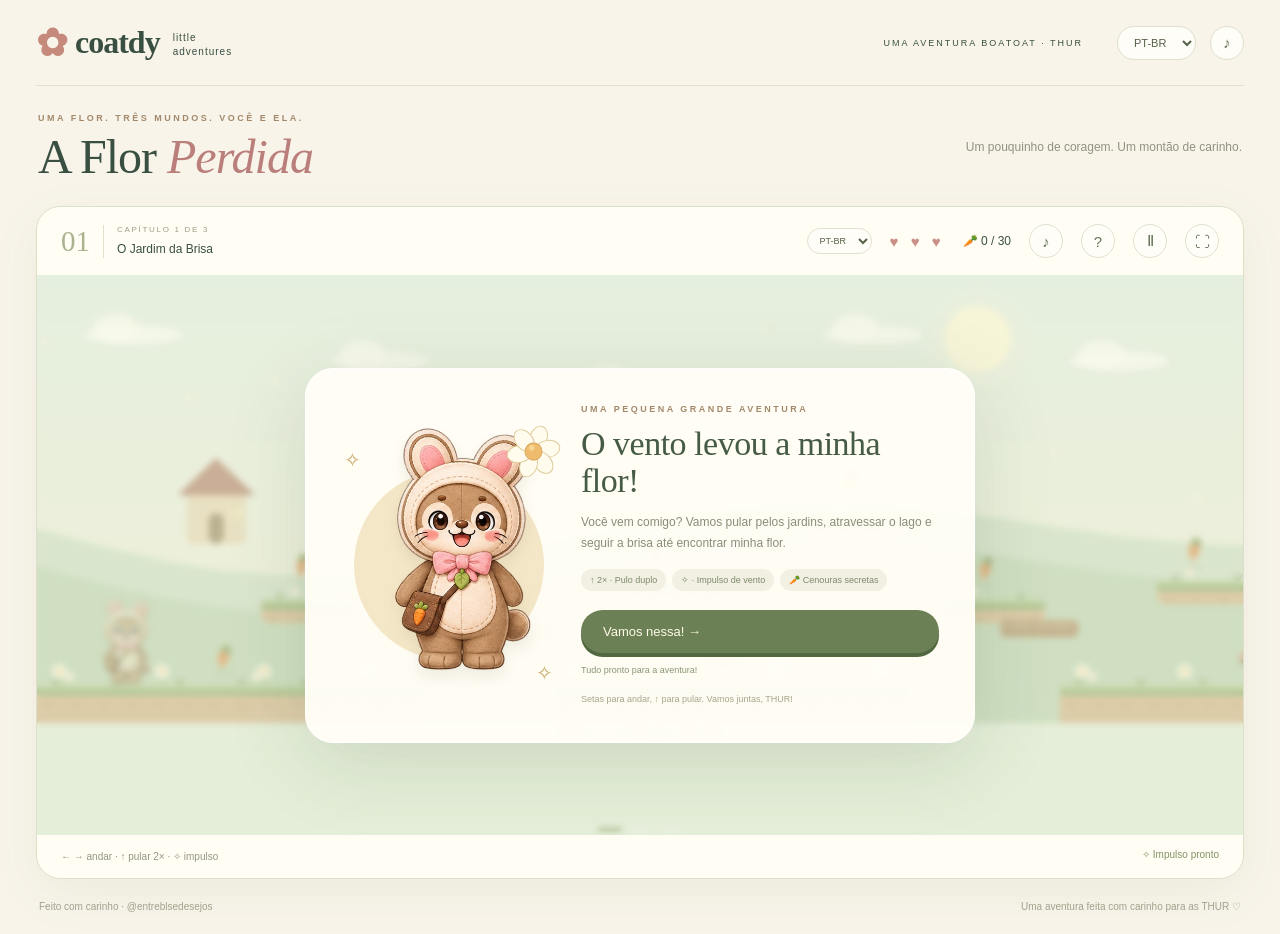
<file: coatdy-lost-flower/index.html>
<!doctype html><html lang="pt-BR"><head><meta charset="utf-8"><meta name="viewport" content="width=device-width,initial-scale=1,viewport-fit=cover"><meta name="theme-color" content="#f8f4ea"><meta name="author" content="Entre BLs &amp; Desejos"><meta name="application-name" content="Coatdy · The Lost Flower"><meta name="apple-mobile-web-app-capable" content="yes"><meta name="apple-mobile-web-app-status-bar-style" content="black-translucent"><meta property="og:type" content="website"><meta property="og:title" content="Coatdy · The Lost Flower 🌼"><meta property="og:description" content="A little adventure for THUR. Help Coatdy find her flower! PT-BR · EN · ไทย"><meta property="og:url" content="https://vantevb.github.io/entreblsedesejos-midia/coatdy-lost-flower/"><meta property="og:image" content="https://vantevb.github.io/entreblsedesejos-midia/coatdy-lost-flower/coatdy.webp"><link rel="canonical" href="https://vantevb.github.io/entreblsedesejos-midia/coatdy-lost-flower/"><link rel="preload" as="image" href="coatdy-poses.webp"><meta name="description" content="Coatdy & the Lost Flower: a cozy platform adventure in Portuguese, English and Thai."><title>Coatdy · A Flor Perdida</title><link rel="icon" href="data:image/svg+xml,<svg xmlns=%22http://www.w3.org/2000/svg%22 viewBox=%220 0 40 40%22><text y=%2232%22 font-size=%2232%22>🌼</text></svg>"><link rel="stylesheet" href="style.css?v=movement-2"></head><body><div class="app"><header><a class="brand" href="#" aria-label="Coatdy"><span>✿</span> coatdy<span class="brand-small">little adventures</span></a><div class="head-actions"><span class="fan" data-i="fan">UMA AVENTURA BOATOAT</span><select id="language" aria-label="Idioma"><option value="pt-BR">PT-BR</option><option value="en">EN</option><option value="th">ไทย</option></select><button id="sound" class="smallbtn" aria-label="Som">♪</button></div></header><section class="heading"><div><div class="eyebrow" data-i="eyebrow">UMA FLOR. TRÊS MUNDOS. VOCÊ E ELA.</div><h1 id="page-title">A Flor <em>Perdida</em></h1></div><p data-i="tagline">Um pouquinho de coragem.<br>Um montão de carinho.</p></section><noscript><p>This game needs JavaScript. Este jogo precisa de JavaScript. เกมนี้ต้องใช้ JavaScript</p></noscript><main class="game" id="game"><div class="hud"><div class="chapter"><span id="chapter-number">01</span><div><small id="chapter-label">CAPÍTULO 1 DE 3</small><strong id="chapter-name">O Jardim da Brisa</strong></div></div><div class="stats"><select id="game-language" aria-label="Idioma"><option value="pt-BR">PT-BR</option><option value="en">EN</option><option value="th">ไทย</option></select><span class="hearts" id="hearts" aria-label="Vidas">♥ ♥ ♥</span><span id="carrots">🥕 0 / 30</span><button id="game-sound" class="smallbtn" aria-label="Som">♪</button><button id="help" class="smallbtn" aria-label="Como jogar">?</button><button id="pause" class="smallbtn" aria-label="Pausar">Ⅱ</button><button id="expand" class="smallbtn" aria-label="Tela cheia">⛶</button></div></div><div class="viewport"><canvas id="canvas" tabindex="0" aria-label="Jogo de plataforma da Coatdy"></canvas><div id="toast" class="toast" role="status" aria-live="polite" hidden></div><div class="touch" id="touch"><div class="move"><button type="button" data-action="left" aria-label="Esquerda">←</button><button type="button" data-action="right" aria-label="Direita">→</button></div><div class="skills"><button type="button" class="dash" data-action="dash" aria-label="Impulso de vento">✧</button><button type="button" class="jump" data-action="jump" aria-label="Pular">↑</button></div></div><button id="speech" class="speech" hidden aria-live="polite"><small>COATDY · THUR ♡</small><span id="speech-text"></span><b>♡</b></button><div id="gesture-guide" class="gesture-guide"></div><div class="overlay" id="overlay"><div class="storycard"><button class="art pet-portrait" id="pet-portrait" aria-label="Dar carinho à Coatdy"><div class="halo"></div><img src="coatdy.webp" alt="Coatdy com laço rosa e bolsinha de cenoura"><span class="floating-flower" id="portrait-flower" aria-hidden="true"><svg viewBox="0 0 60 60" width="100%" height="100%"><g fill="#fffbed" stroke="#ddc997" stroke-width="1"><ellipse cx="30" cy="15" rx="9" ry="13"/><ellipse cx="30" cy="15" rx="9" ry="13" transform="rotate(60 30 30)"/><ellipse cx="30" cy="15" rx="9" ry="13" transform="rotate(120 30 30)"/><ellipse cx="30" cy="15" rx="9" ry="13" transform="rotate(180 30 30)"/><ellipse cx="30" cy="15" rx="9" ry="13" transform="rotate(240 30 30)"/><ellipse cx="30" cy="15" rx="9" ry="13" transform="rotate(300 30 30)"/></g><circle cx="30" cy="30" r="9" fill="#efbc6d" stroke="#d7a65d"/><circle cx="27" cy="27" r="3" fill="#f9d792"/></svg></span><span class="art-spark a">✧</span><span class="art-spark b">✧</span></button><div class="story"><div class="eyebrow" id="modal-eye">UMA PEQUENA GRANDE AVENTURA</div><h2 id="modal-title">O vento levou<br>a minha flor!</h2><p id="modal-text">Você vem comigo? Vamos pular pelos jardins, atravessar o lago e seguir a brisa até encontrar minha flor.</p><p id="touch-help" class="touch-help"></p><div id="mechanics" class="mechanics"><span data-i="double">↑↑ Pulo duplo</span><span data-i="wind">✧ Impulso de vento</span><span data-i="secrets">🥕 Cenouras secretas</span></div><div id="result" hidden></div><button class="primary" id="play">Vamos nessa! <span>→</span></button><button class="secondary" id="restart" hidden></button><small id="loading-status" role="status" aria-live="polite"></small><small id="modal-foot">Sem pressa. Com checkpoints e muitas tentativas.</small></div></div></div><div class="level-progress"><span></span><span></span><span></span></div></div><div class="controlbar"><span id="instructions">← → mover · Espaço pular duas vezes · X impulso</span><span id="dash-status">✧ Impulso pronto</span></div></main><footer><span data-i="credit">Feito com carinho · @entreblsedesejos</span><span data-i="footer">Um jogo de fã para fãs de BoatOat ♡</span></footer></div><script src="i18n.js?v=movement-2"></script><script src="game.js?v=movement-2"></script></body></html>
</file>
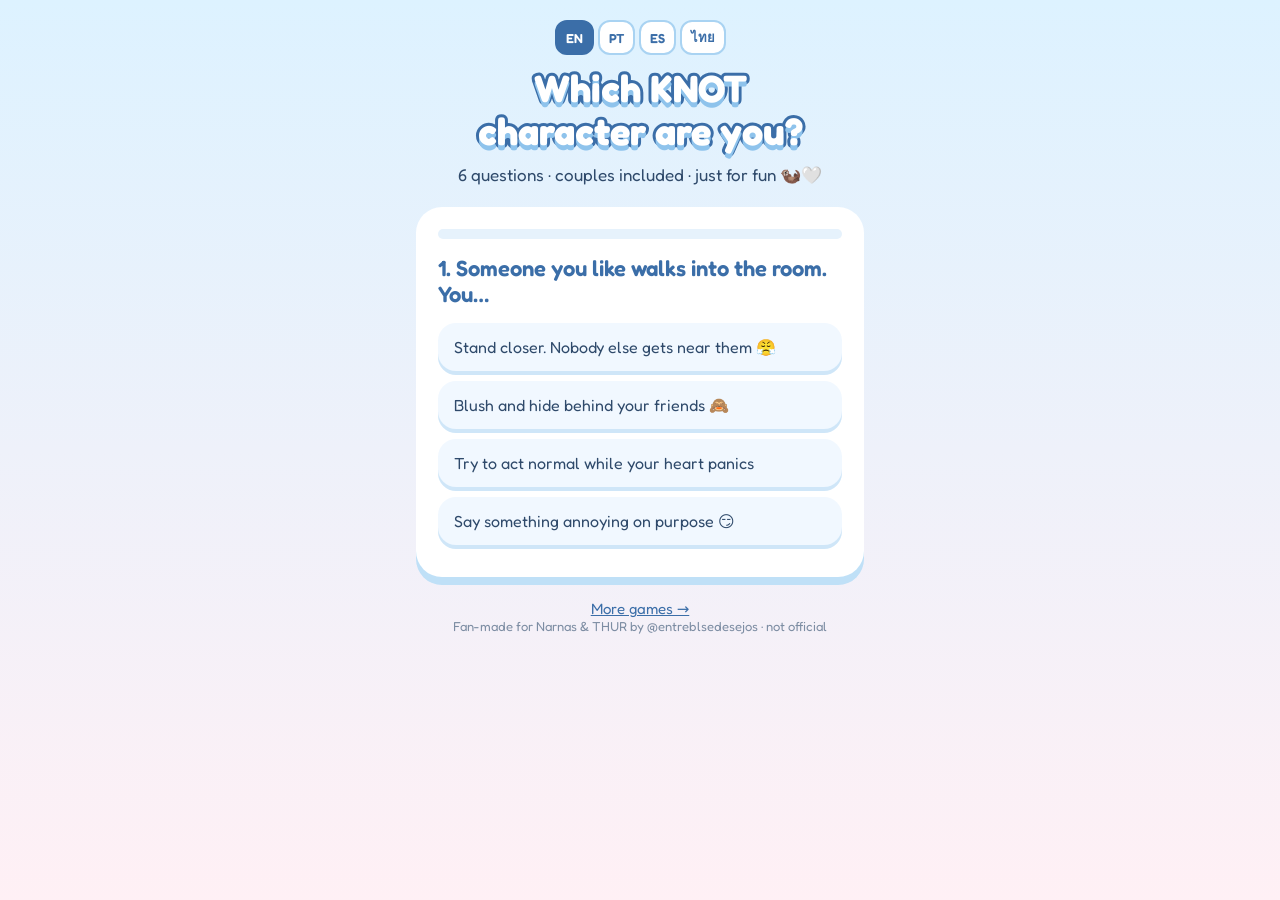
<file: knot-quiz/index.html>
<!doctype html><html lang="en"><head><meta charset="utf-8"><meta name="viewport" content="width=device-width, initial-scale=1">
<title>KNOT Quiz</title>
<meta name="description" content="Which KNOT character are you? Side couples included! A fan-made quiz for Narnas & THUR.">
<meta property="og:title" content="KNOT Quiz 🦦"><meta property="og:description" content="Which KNOT character are you? Side couples included! A fan-made quiz for Narnas & THUR.">
<meta property="og:image" content="https://vantevb.github.io/entreblsedesejos-midia/knot-quiz/og.png"><meta property="og:image:width" content="1200"><meta property="og:image:height" content="630">
<meta property="og:url" content="https://vantevb.github.io/entreblsedesejos-midia/knot-quiz/"><meta name="twitter:card" content="summary_large_image">
<link rel="stylesheet" href="https://fonts.googleapis.com/css2?family=Fredoka:wght@400;600;700&display=swap">
<style>
:root{--ink:#2F4A6B;--blue:#3B6EA8;--pink:#E8638F}
*{box-sizing:border-box}
body{margin:0;min-height:100vh;font-family:Fredoka,ui-rounded,system-ui,sans-serif;color:var(--ink);background:linear-gradient(180deg,#DDF2FF,#FFF0F5)}
main{max-width:480px;margin:0 auto;padding:20px 16px 40px}
h1{text-align:center;margin:0;font-size:38px;line-height:1.12;color:#fff;-webkit-text-stroke:6px var(--blue);paint-order:stroke fill;text-shadow:0 5px 0 #8EC3EC}
.sub{text-align:center;font-size:17px;margin:12px 0 22px}
.card{background:#fff;border-radius:26px;padding:22px;box-shadow:0 8px 0 #BFE0F7}
.prog{height:10px;background:#E6F2FC;border-radius:10px;overflow:hidden;margin-bottom:16px}
.prog i{display:block;height:100%;background:#7FB8E8;transition:width .3s}
.q{font-size:22px;font-weight:600;color:var(--blue);margin:0 0 16px}
.card button{font:inherit;cursor:pointer;border:0}
.opt{display:block;width:100%;text-align:left;background:#F1F8FF;color:var(--ink);font-size:17px;padding:14px 16px;border-radius:18px;margin:10px 0;box-shadow:0 4px 0 #CFE6F8}
.opt:active{transform:translateY(3px);box-shadow:0 1px 0 #CFE6F8}
.big{font-size:64px;text-align:center}
.rn{text-align:center;font-size:32px;font-weight:700;color:var(--pink);margin:6px 0}
.by{text-align:center;font-size:15px;color:#7D8DA3;margin-bottom:12px}
.rd{font-size:18px;line-height:1.45}
.row{display:flex;gap:10px;margin-top:14px}
.row button{flex:1;padding:14px;border-radius:18px;font-size:17px;font-weight:600;background:var(--blue);color:#fff;box-shadow:0 4px 0 #2A5180}
.row button.alt{background:#fff;color:var(--blue);border:2px solid #A9D3F2;box-shadow:0 4px 0 #CFE6F8;font-size:15px}
.msg{text-align:center;font-size:14px;color:#7D8DA3;min-height:1em;margin:10px 0 0}
.foot{text-align:center;font-size:13px;color:#7D8DA3;margin-top:22px}
.foot a{color:var(--blue);font-size:15px}
</style></head><body><main>
<div class="langbox"></div>
<h1 data-i18n="title"></h1>
<p class="sub" data-i18n="sub"></p>
<div class="card" id="box"></div>
<p class="foot"><a href="../narna-games/" data-i18n="more"></a><br><span data-i18n="foot"></span></p>
</main>
<script>
window.QUIZ={"path": "knot-quiz", "keys": ["K", "P", "O", "Y"], "emoji": {"K": "🐺", "P": "🌙", "O": "⚡", "Y": "🌸"}};
window.I18N={
"en": {
"title": "Which KNOT<br>character are you?",
"sub": "6 questions · couples included · just for fun 🦦🤍",
"cardTop": "KNOT QUIZ",
"share": "I got {n} {e} in the KNOT quiz! 🦦 Which one are you?",
"q": [
[
"Someone you like walks into the room. You…",
[
[
"K",
"Stand closer. Nobody else gets near them 😤"
],
[
"Y",
"Blush and hide behind your friends 🙈"
],
[
"P",
"Try to act normal while your heart panics"
],
[
"O",
"Say something annoying on purpose 😏"
]
]
],
[
"Your idea of a perfect date:",
[
[
"O",
"A competition: bowling or karaoke, loser pays 😂"
],
[
"K",
"Taking care of every detail so they feel safe"
],
[
"Y",
"Ice cream and a long walk holding hands"
],
[
"P",
"Somewhere quiet where you can really talk"
]
]
],
[
"When you argue with someone you love…",
[
[
"P",
"You need space to figure out what YOU feel"
],
[
"O",
"Arguing IS the flirting"
],
[
"K",
"You get protective, maybe a little too much"
],
[
"Y",
"You make up in five minutes. You can't stay mad"
]
]
],
[
"Fate or choice?",
[
[
"Y",
"Both, as long as it's sweet"
],
[
"P",
"Choice. I decide who I belong to"
],
[
"O",
"Neither. I argue with both 😂"
],
[
"K",
"Fate. When it's meant to be, you just know"
]
]
],
[
"Your friends say you're…",
[
[
"K",
"Intense, but loyal to the end"
],
[
"O",
"Stubborn and impossible to ignore"
],
[
"P",
"Gentle on the outside, strong on the inside"
],
[
"Y",
"Pure sunshine"
]
]
],
[
"Pick a vibe:",
[
[
"O",
"⚡ Sparks and chaos"
],
[
"Y",
"🌸 Spring, soft and cute"
],
[
"K",
"🌑 Night, tension, slow burn"
],
[
"P",
"🌧️ Rain on the window, deep thoughts"
]
]
]
],
"r": {
"K": {
"n": "Nakhun",
"by": "played by Boat 🦦",
"d": "Intense, protective and impossible to ignore. Like Nakhun, your big challenge is choosing to protect without controlling, and loving with your whole heart, not just instinct 🖤"
},
"P": {
"n": "Phatsa",
"by": "played by Oat",
"d": "Soft on the surface, strong at heart. Like Phatsa, you stand between fate and your own choices, and you only trust when it's real 💜"
},
"O": {
"n": "Nakhin & Ongsa",
"by": "played by Theme & Thee",
"d": "The couple that starts with conflict and mutual annoyance before it turns into something deeper. If you bicker with your crush, this is you 😂"
},
"Y": {
"n": "Naphitch & Sangnuea",
"by": "played by James & Folk",
"d": "The younger couple with soft, sweet romantic energy. You bring the cute moments everyone needs 🥹"
}
}
},
"pt": {
"title": "Qual personagem de<br>KNOT é você?",
"sub": "6 perguntas · com os casais · só pra brincar 🦦🤍",
"cardTop": "QUIZ KNOT",
"share": "Deu {n} {e} no quiz de KNOT! 🦦 Qual é você?",
"q": [
[
"Alguém de quem você gosta entra na sala. Você…",
[
[
"K",
"Chega mais perto. Ninguém mais se aproxima 😤"
],
[
"Y",
"Fica vermelha e se esconde atrás das amigas 🙈"
],
[
"P",
"Tenta agir normal enquanto o coração dispara"
],
[
"O",
"Fala alguma coisa irritante de propósito 😏"
]
]
],
[
"Seu encontro perfeito:",
[
[
"O",
"Uma competição: boliche ou karaokê, quem perder paga 😂"
],
[
"K",
"Cuidar de cada detalhe pra pessoa se sentir segura"
],
[
"Y",
"Sorvete e uma caminhada longa de mãos dadas"
],
[
"P",
"Um lugar tranquilo onde dá pra conversar de verdade"
]
]
],
[
"Quando você briga com quem ama…",
[
[
"P",
"Precisa de espaço pra entender o que VOCÊ sente"
],
[
"O",
"Brigar É flertar"
],
[
"K",
"Fica protetora, talvez até demais"
],
[
"Y",
"Faz as pazes em cinco minutos. Não consegue ficar brava"
]
]
],
[
"Destino ou escolha?",
[
[
"Y",
"Os dois, desde que seja fofo"
],
[
"P",
"Escolha. Eu decido a quem pertenço"
],
[
"O",
"Nenhum. Eu discuto com os dois 😂"
],
[
"K",
"Destino. Quando tem que ser, você sabe"
]
]
],
[
"Seus amigos dizem que você é…",
[
[
"K",
"Intensa, mas leal até o fim"
],
[
"O",
"Teimosa e impossível de ignorar"
],
[
"P",
"Gentil por fora, forte por dentro"
],
[
"Y",
"Puro raio de sol"
]
]
],
[
"Escolha uma vibe:",
[
[
"O",
"⚡ Faíscas e caos"
],
[
"Y",
"🌸 Primavera, leve e fofa"
],
[
"K",
"🌑 Noite, tensão, slow burn"
],
[
"P",
"🌧️ Chuva na janela, pensamentos profundos"
]
]
]
],
"r": {
"K": {
"n": "Nakhun",
"by": "vivido pelo Boat 🦦",
"d": "Intenso, protetor e impossível de ignorar. Como o Nakhun, seu grande desafio é proteger sem controlar e amar com o coração inteiro, não só por instinto 🖤"
},
"P": {
"n": "Phatsa",
"by": "vivido pelo Oat",
"d": "Suave por fora, forte por dentro. Como o Phatsa, você fica entre o destino e as suas próprias escolhas, e só confia quando é de verdade 💜"
},
"O": {
"n": "Nakhin & Ongsa",
"by": "vividos por Theme & Thee",
"d": "O casal que começa com briga e implicância antes de virar algo mais profundo. Se você vive implicando com o crush, é você 😂"
},
"Y": {
"n": "Naphitch & Sangnuea",
"by": "vividos por James & Folk",
"d": "O casal mais novo, com uma energia romântica leve e doce. Você traz os momentos fofos que todo mundo precisa 🥹"
}
}
},
"es": {
"title": "¿Qué personaje de<br>KNOT eres?",
"sub": "6 preguntas · con las parejas · solo por diversión 🦦🤍",
"cardTop": "QUIZ KNOT",
"share": "¡Me salió {n} {e} en el quiz de KNOT! 🦦 ¿Cuál eres tú?",
"q": [
[
"Alguien que te gusta entra a la sala. Tú…",
[
[
"K",
"Te acercas más. Nadie más se le acerca 😤"
],
[
"Y",
"Te sonrojas y te escondes detrás de tus amigas 🙈"
],
[
"P",
"Intentas actuar normal mientras tu corazón entra en pánico"
],
[
"O",
"Dices algo molesto a propósito 😏"
]
]
],
[
"Tu cita perfecta:",
[
[
"O",
"Una competencia: bolos o karaoke, quien pierde paga 😂"
],
[
"K",
"Cuidar cada detalle para que se sienta seguro"
],
[
"Y",
"Helado y un paseo largo tomados de la mano"
],
[
"P",
"Un lugar tranquilo donde puedan hablar de verdad"
]
]
],
[
"Cuando discutes con alguien que amas…",
[
[
"P",
"Necesitas espacio para entender lo que TÚ sientes"
],
[
"O",
"Discutir ES coquetear"
],
[
"K",
"Te vuelves protectora, quizás demasiado"
],
[
"Y",
"Se reconcilian en cinco minutos. No puedes seguir enojada"
]
]
],
[
"¿Destino o elección?",
[
[
"Y",
"Ambos, mientras sea tierno"
],
[
"P",
"Elección. Yo decido a quién pertenezco"
],
[
"O",
"Ninguno. Discuto con los dos 😂"
],
[
"K",
"Destino. Cuando tiene que ser, simplemente lo sabes"
]
]
],
[
"Tus amigos dicen que eres…",
[
[
"K",
"Intensa, pero leal hasta el final"
],
[
"O",
"Terca e imposible de ignorar"
],
[
"P",
"Suave por fuera, fuerte por dentro"
],
[
"Y",
"Puro sol"
]
]
],
[
"Elige una vibra:",
[
[
"O",
"⚡ Chispas y caos"
],
[
"Y",
"🌸 Primavera, suave y tierna"
],
[
"K",
"🌑 Noche, tensión, slow burn"
],
[
"P",
"🌧️ Lluvia en la ventana, pensamientos profundos"
]
]
]
],
"r": {
"K": {
"n": "Nakhun",
"by": "interpretado por Boat 🦦",
"d": "Intenso, protector e imposible de ignorar. Como Nakhun, tu gran reto es proteger sin controlar y amar con todo el corazón, no solo por instinto 🖤"
},
"P": {
"n": "Phatsa",
"by": "interpretado por Oat",
"d": "Suave por fuera, fuerte por dentro. Como Phatsa, estás entre el destino y tus propias decisiones, y solo confías cuando es real 💜"
},
"O": {
"n": "Nakhin & Ongsa",
"by": "interpretados por Theme y Thee",
"d": "La pareja que empieza con peleas y fastidio mutuo antes de convertirse en algo más profundo. Si vives discutiendo con tu crush, esta eres tú 😂"
},
"Y": {
"n": "Naphitch & Sangnuea",
"by": "interpretados por James y Folk",
"d": "La pareja más joven, con una energía romántica suave y dulce. Traes los momentos tiernos que todos necesitan 🥹"
}
}
},
"th": {
"title": "คุณคือตัวละครไหน<br>ใน KNOT?",
"sub": "6 คำถาม · รวมคู่รองด้วย · เล่นสนุก ๆ 🦦🤍",
"cardTop": "ควิซ KNOT",
"share": "ได้ {n} {e} ในควิซ KNOT! 🦦 แล้วคุณล่ะเป็นใคร?",
"q": [
[
"คนที่คุณชอบเดินเข้ามาในห้อง คุณจะ…",
[
[
"K",
"ขยับเข้าไปใกล้ ไม่ให้ใครเข้าใกล้เขา 😤"
],
[
"Y",
"หน้าแดงแล้วหลบหลังเพื่อน 🙈"
],
[
"P",
"พยายามทำตัวปกติ ทั้งที่ใจเต้นแรง"
],
[
"O",
"จงใจพูดอะไรกวน ๆ 😏"
]
]
],
[
"เดทในฝันของคุณ:",
[
[
"O",
"แข่งกัน โบว์ลิ่งหรือคาราโอเกะ ใครแพ้จ่าย 😂"
],
[
"K",
"ดูแลทุกรายละเอียดให้เขารู้สึกปลอดภัย"
],
[
"Y",
"กินไอติมแล้วเดินจับมือกันนาน ๆ"
],
[
"P",
"ที่เงียบ ๆ ที่ได้คุยกันจริง ๆ"
]
]
],
[
"เวลาทะเลาะกับคนที่รัก…",
[
[
"P",
"ต้องการเวลาคิดว่าตัวเองรู้สึกยังไง"
],
[
"O",
"การทะเลาะคือการจีบ"
],
[
"K",
"หวงและปกป้อง อาจจะมากไปหน่อย"
],
[
"Y",
"ห้านาทีก็ดีกันแล้ว โกรธนานไม่ได้"
]
]
],
[
"พรหมลิขิตหรือการเลือก?",
[
[
"Y",
"ทั้งสองอย่าง ขอแค่น่ารัก"
],
[
"P",
"การเลือก ฉันเลือกเองว่าจะเป็นของใคร"
],
[
"O",
"ไม่ทั้งคู่ เถียงได้หมด 😂"
],
[
"K",
"พรหมลิขิต ถ้าใช่ก็รู้เอง"
]
]
],
[
"เพื่อน ๆ บอกว่าคุณเป็นคน…",
[
[
"K",
"เข้มข้น แต่ภักดีจนถึงที่สุด"
],
[
"O",
"ดื้อ และไม่มีใครมองข้ามได้"
],
[
"P",
"อ่อนโยนภายนอก แข็งแกร่งภายใน"
],
[
"Y",
"สดใสเหมือนแสงแดด"
]
]
],
[
"เลือกบรรยากาศ:",
[
[
"O",
"⚡ ประกายไฟและความวุ่นวาย"
],
[
"Y",
"🌸 ฤดูใบไม้ผลิ นุ่มนวลน่ารัก"
],
[
"K",
"🌑 กลางคืน ความตึงเครียด ค่อย ๆ หวั่นไหว"
],
[
"P",
"🌧️ ฝนตกที่หน้าต่าง ความคิดลึกซึ้ง"
]
]
]
],
"r": {
"K": {
"n": "Nakhun",
"by": "รับบทโดย Boat 🦦",
"d": "เข้มข้น ปกป้อง และไม่มีใครมองข้ามได้ เหมือน Nakhun ความท้าทายของคุณคือการปกป้องโดยไม่ควบคุม และรักด้วยหัวใจ ไม่ใช่แค่สัญชาตญาณ 🖤"
},
"P": {
"n": "Phatsa",
"by": "รับบทโดย Oat",
"d": "ภายนอกอ่อนโยน ภายในแข็งแกร่ง เหมือน Phatsa คุณยืนอยู่ระหว่างโชคชะตากับทางเลือกของตัวเอง และจะไว้ใจเมื่อมันเป็นของจริงเท่านั้น 💜"
},
"O": {
"n": "Nakhin & Ongsa",
"by": "รับบทโดย Theme & Thee",
"d": "คู่ที่เริ่มจากการทะเลาะและหมั่นไส้กัน ก่อนจะกลายเป็นความรู้สึกที่ลึกซึ้ง ถ้าคุณชอบเถียงกับคนที่แอบชอบ นี่แหละคุณ 😂"
},
"Y": {
"n": "Naphitch & Sangnuea",
"by": "รับบทโดย James & Folk",
"d": "คู่ที่อายุน้อยที่สุด พลังความรักนุ่มนวลและหวาน คุณคือโมเมนต์น่ารักที่ทุกคนต้องการ 🥹"
}
}
}
};
</script>
<script src="../shared/lang.js"></script>
<script src="../shared/quiz.js"></script>
</body></html>
</file>
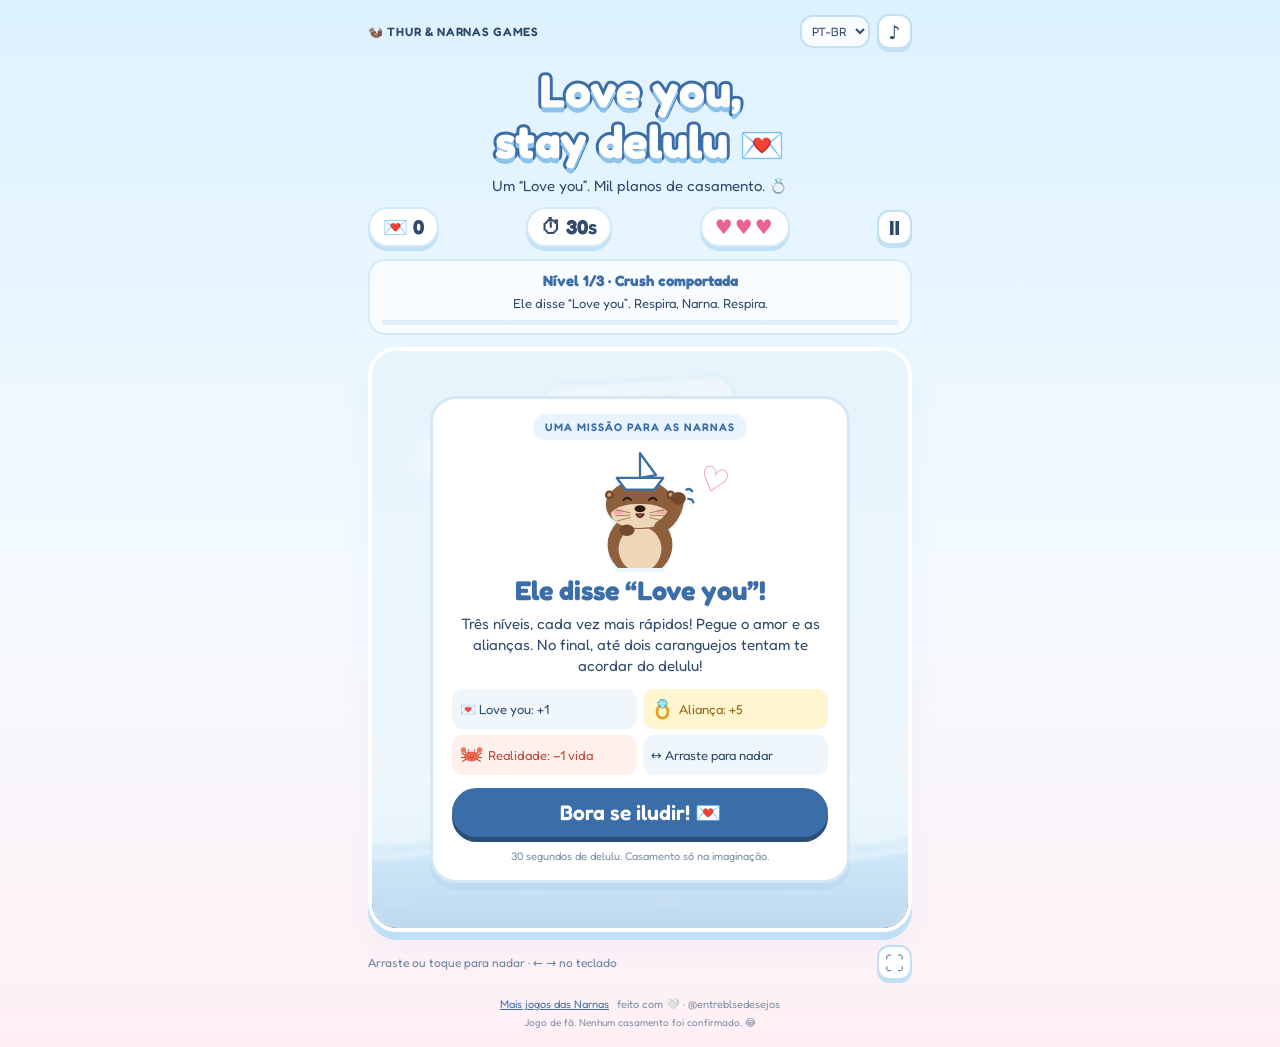
<file: love-you-stay-delulu/index.html>
<!doctype html><html lang="pt-BR"><head><meta charset="UTF-8"><meta name="viewport" content="width=device-width,initial-scale=1,viewport-fit=cover"><meta name="theme-color" content="#DDF2FF"><meta name="description" content="Catch Boat’s Love you! A little sea adventure made with love for Narnas."><meta property="og:title" content="Love You, Stay Delulu! 💌"><meta property="og:description" content="One “Love you”. A thousand wedding plans.">
<meta property="og:image" content="https://vantevb.github.io/entreblsedesejos-midia/love-you-stay-delulu/og.png"><meta property="og:image:width" content="1200"><meta property="og:image:height" content="630">
<meta property="og:url" content="https://vantevb.github.io/entreblsedesejos-midia/love-you-stay-delulu/"><meta name="twitter:card" content="summary_large_image">
<title>Love You, Stay Delulu! · Thur e Narnas Games</title><link rel="stylesheet" href="https://fonts.googleapis.com/css2?family=Fredoka:wght@400;500;600;700&family=Noto+Sans+Thai:wght@400;600;700&display=swap"><link rel="icon" href="data:image/svg+xml,%3Csvg xmlns='http://www.w3.org/2000/svg' viewBox='0 0 40 40'%3E%3Ctext y='32' font-size='32'%3E💌%3C/text%3E%3C/svg%3E"><style>
:root{--blue:#3b6ea8;--ink:#2f4a6b;--pink:#e8638f;--line:#bfe0f7;--font:Fredoka,'Noto Sans Thai',ui-rounded,system-ui,sans-serif;color-scheme:light}*{box-sizing:border-box}html,body{margin:0;min-height:100%;overscroll-behavior:none}body{font-family:var(--font);background:linear-gradient(#ddf2ff 0%,#f4faff 55%,#fff0f5 100%);color:var(--ink)}button,select{font:inherit;color:inherit;cursor:pointer}button{-webkit-tap-highlight-color:transparent;touch-action:manipulation}button:focus-visible,select:focus-visible,a:focus-visible{outline:3px solid #f2b33d;outline-offset:3px}.app{width:min(100%,580px);margin:auto;padding:calc(14px + env(safe-area-inset-top,0px)) 18px 16px}header{display:flex;align-items:center;justify-content:space-between;gap:8px}.brand{font-size:12px;font-weight:600;letter-spacing:.7px}.tools{display:flex;gap:7px;align-items:center}select{background:#ffffffd9;border:2px solid #c3e0f2;border-radius:13px;padding:6px;font-size:12px}.icon{background:#fff;border:2px solid #c3e0f2;border-radius:12px;font-size:19px;width:35px;height:35px;padding:0;box-shadow:0 3px 0 #bfe0f7;flex-shrink:0}.icon:active{transform:translateY(2px);box-shadow:0 1px 0 #bfe0f7}h1{font-size:clamp(32px,7vw,46px);font-weight:700;color:white;-webkit-text-stroke:6px var(--blue);paint-order:stroke fill;text-shadow:0 5px 0 #8ec3ec;text-align:center;margin:16px 0 7px;line-height:1.1}h1 span{-webkit-text-stroke:0;text-shadow:none;font-size:.8em}.tagline{font-size:15px;text-align:center;margin:10px 0 12px}.hud{display:flex;justify-content:space-between;gap:7px;align-items:center;margin:12px 0; font-size:20px;font-weight:600}.pill{background:white;border:2px solid #d6e9f7;border-radius:30px;padding:6px 13px;box-shadow:0 4px 0 #bfe0f7;white-space:nowrap;font-variant-numeric:tabular-nums}.lives{color:var(--pink);letter-spacing:2px}.arena{position:relative;height:clamp(450px,65dvh,630px);border:4px solid #fff;border-radius:29px;box-shadow:0 8px 0 #bfe0f7,0 16px 30px #3b6ea80a;overflow:hidden;background:#eaf4fb}canvas{display:block;width:100%;height:100%;touch-action:none;outline:none}.overlay{position:absolute;inset:0;display:flex;align-items:center;justify-content:center;padding:12px;z-index:5;background:#eaf4fbbd;backdrop-filter:blur(2px)}.card{position:relative;text-align:center;background:#fff;border:3px solid #d6e8f5;border-radius:26px;box-shadow:0 7px 0 #bddcf1;width:min(100%,420px);max-height:100%;overflow:auto;padding:15px 19px 17px}.ribbon{font-size:11px;font-weight:600;letter-spacing:1px;color:var(--blue);background:#eaf4ff;border-radius:30px;display:inline-block;padding:6px 12px}.portrait{height:122px;position:relative;margin:6px auto 0;width:150px;animation:bob 3s ease-in-out infinite}.portrait:before{content:'♡';position:absolute;color:#ed97b3;font-size:34px;top:13px;right:-14px;transform:rotate(17deg)}.portrait img{width:100%;height:100%;object-fit:contain;filter:drop-shadow(0 4px 0 #bfe0f755)}.portrait.result{height:110px}.card h2{font-size:27px;line-height:1.12;margin:7px 0 8px;color:var(--blue)}.card p{font-size:15px;line-height:1.4;margin:7px 0 12px}.legend{display:grid;grid-template-columns:1fr 1fr;gap:6px;margin:13px 0;text-align:left;font-size:13px}.legend span{background:#f0f7fc;border-radius:11px;padding:8px}.primary{display:block;width:100%;background:var(--blue);color:white;border:0;box-shadow:0 5px 0 #2a4e7a;border-radius:30px;padding:12px 15px;font-size:21px;font-weight:600;margin-top:10px}.primary:active{transform:translateY(3px);box-shadow:0 2px 0 #2a4e7a}.secondary{display:block;width:100%;background:#fff5f8;color:#cc6286;border:2px solid #f4d1df;border-radius:30px;padding:9px 12px;font-size:16px;font-weight:500;margin-top:13px}.cardFoot{display:block;color:#7d8da3;font-size:11px;margin-top:12px}.controlbar{display:flex;justify-content:space-between;align-items:center;margin-top:13px;gap:10px;font-size:12px;color:#6684a0}.speech{position:absolute;top:28px;left:50%;transform:translateX(-50%) rotate(-3deg);background:white;border:3px solid #b6d8f0;border-radius:21px;padding:10px 25px;text-align:center;box-shadow:0 5px 0 #bddcf0;pointer-events:none}.speech:after{content:'';position:absolute;bottom:-12px;left:24px;width:18px;height:18px;transform:rotate(45deg);background:#fff;border-right:3px solid #b6d8f0;border-bottom:3px solid #b6d8f0}.speech small{font-size:9px;letter-spacing:2px;color:#7d8da3;display:block}.speech strong{font-size:25px;white-space:nowrap;display:block;margin:3px 0}.speech span{font-size:10px;color:#cc6286;white-space:nowrap}.gameToast{position:absolute;left:12px;right:12px;top:142px;text-align:center;font-size:14px;color:#376ba2;pointer-events:none;text-shadow:0 2px #fff;min-height:20px}.bigscore{font-size:54px;line-height:1;color:var(--pink);font-weight:700;margin:10px 0}.best{font-size:13px;color:#7d8da3}.copymsg{font-size:12px!important;min-height:0;color:#6684a0;margin:10px 0 0!important}.bigemoji{font-size:70px;margin:20px}.compact{padding:25px 22px}footer{text-align:center;color:#7d8da3;font-size:11px;line-height:1.7;margin-top:15px}footer a{color:var(--blue);display:inline-block;margin-right:8px}footer small{display:block;font-size:10px}.hidden{display:none!important}.arena:fullscreen{height:100dvh;width:100vw;border:0;border-radius:0}.arena:fullscreen .overlay{padding:25px}.arena:fullscreen .speech{top:25px}@keyframes bob{50%{transform:translateY(-5px) rotate(2deg)}}@media(max-height:740px){.app{padding-top:9px}h1{margin-top:10px;font-size:35px}.tagline{font-size:13px;margin:7px 0}.arena{height:max(420px,64dvh)}.portrait{height:96px}.card h2{font-size:24px}.card p{font-size:14px}.legend{margin:10px 0}.legend span{padding:6px}.primary{padding:10px}}@media(prefers-reduced-motion:reduce){*{animation:none!important}}

.levelPanel{text-align:center;background:#ffffffb8;border:2px solid #d6e9f7;border-radius:17px;padding:10px 12px 8px;margin:0 0 12px}.levelPanel strong{display:block;color:#3b6ea8;font-size:15px}.levelPanel span{display:block;font-size:13px;line-height:1.4;margin:4px 0 8px}.levelTrack{background:#e0eef9;height:5px;border-radius:6px;overflow:hidden}.levelTrack i{display:block;background:#ed8dae;height:100%;width:0;transition:width .15s linear}.legend span:nth-child(2){background:#fff5cf;color:#966714}.legend span:nth-child(3){background:#fff0eb;color:#b6493c}

.legend>span{display:flex;gap:5px;align-items:center}.legend svg{width:23px;height:24px;flex-shrink:0}.legend b{font-weight:400}

/* Keep the entire play area visible while swimming, including on phones. */
body.playing h1,body.playing .tagline,body.playing footer{display:none}body.playing .arena{height:calc(100dvh - 245px);min-height:300px;max-height:650px}body.playing .app{padding-top:calc(8px + env(safe-area-inset-top,0px))}body.playing .levelPanel{padding:7px 10px}body.playing .levelPanel span{margin:3px 0 6px}body.playing .speech{top:18px;padding:8px 20px}body.playing .gameToast{top:125px;font-size:13px}

</style></head><body>
<div class="app" id="app"><header><span class="brand">🦦 THUR & NARNAS GAMES</span><div class="tools"><select id="language" aria-label="Idioma / Language"><option value="pt">PT-BR</option><option value="en">EN</option><option value="th">ไทย</option></select><button id="sound" class="icon" aria-label="Som / Sound" title="Sound">♪</button></div></header>
<h1>Love you,<br>stay delulu <span>💌</span></h1><p class="tagline" id="tagline"></p>
<div class="hud"><span class="pill">💌 <b id="score">0</b></span><span class="pill timer">⏱ <b id="time">30</b>s</span><span class="pill lives" id="lives" aria-label="Vidas">♥♥♥</span><button id="pause" class="icon" aria-label="Pausar / Pause">Ⅱ</button></div>
<section class="levelPanel" aria-live="polite"><strong id="levelLabel"></strong><span id="levelPhrase"></span><div class="levelTrack"><i id="levelProgress"></i></div></section>
<main class="arena" id="arena"><canvas id="canvas" tabindex="0" aria-label="Move the otter to catch love messages"></canvas><div id="gameToast" class="gameToast" aria-live="polite"></div><div class="speech" id="speech"><small>BOAT · MY SEA</small><strong>Love you 🤍</strong><span>…typing wedding vows 💍</span></div>
<div class="overlay" id="startScreen"><section class="card"><div class="ribbon" id="ribbon"></div><div class="portrait" id="portrait"></div><h2 id="startTitle"></h2><p id="startDesc"></p><div class="legend"><span id="legendLove"></span><span id="legendRing"></span><span id="legendCrab"></span><span id="legendControl"></span></div><button class="primary" id="play"></button><small class="cardFoot" id="cardFoot"></small></section></div>
<div class="overlay hidden" id="pauseScreen"><section class="card compact"><div class="bigemoji">🦦💤</div><h2 id="pauseTitle"></h2><p id="pauseText"></p><button class="primary" id="resume"></button></section></div>
<div class="overlay hidden" id="endScreen"><section class="card"><div class="ribbon" id="rankRibbon"></div><div class="portrait result" id="resultPortrait"></div><h2 id="resultTitle"></h2><div class="bigscore" id="finalScore"></div><p id="resultText"></p><div class="best" id="best"></div><button class="primary" id="again"></button><button class="secondary" id="share"></button><p class="copymsg" id="copymsg" role="status"></p></section></div>
</main><div class="controlbar"><span id="instructions"></span><button id="expand" class="icon" aria-label="Tela cheia / Fullscreen">⛶</button></div><footer><a href="https://vantevb.github.io/entreblsedesejos-midia/narna-games/" id="more"></a><span id="credit"></span><small id="disclaimer"></small></footer></div>
<script>
const BR='#8E5F3D', DK='#73492D', CR='#EED6B6', INK='#2A1A10', BL='#F59FAE', BLUE='#3B6EA8';
const heart=(x,y,s,c)=>`<path transform="translate(${x} ${y}) scale(${s})" d="M0 8 C-14 -6 -6 -20 0 -10 C6 -20 14 -6 0 8Z" fill="${c}"/>`;

function eyes(t){
  const L=-44,R=44,Y=-78;
  if(t==='happy') return `<path d="M${L-13} ${Y+4} Q${L} ${Y-12} ${L+13} ${Y+4}" fill="none" stroke="${INK}" stroke-width="7" stroke-linecap="round"/><path d="M${R-13} ${Y+4} Q${R} ${Y-12} ${R+13} ${Y+4}" fill="none" stroke="${INK}" stroke-width="7" stroke-linecap="round"/>`;
  if(t==='sleep') return `<path d="M${L-13} ${Y-2} Q${L} ${Y+10} ${L+13} ${Y-2}" fill="none" stroke="${INK}" stroke-width="7" stroke-linecap="round"/><path d="M${R-13} ${Y-2} Q${R} ${Y+10} ${R+13} ${Y-2}" fill="none" stroke="${INK}" stroke-width="7" stroke-linecap="round"/>`;
  if(t==='heart') return heart(L,Y,1.6,'#E84A7F')+heart(R,Y,1.6,'#E84A7F');
  if(t==='teary') return `<ellipse cx="${L}" cy="${Y}" rx="15" ry="16" fill="${INK}"/><circle cx="${L+5}" cy="${Y-6}" r="6" fill="#fff"/><circle cx="${L-5}" cy="${Y+6}" r="3" fill="#fff"/>
     <ellipse cx="${R}" cy="${Y}" rx="15" ry="16" fill="${INK}"/><circle cx="${R+5}" cy="${Y-6}" r="6" fill="#fff"/><circle cx="${R-5}" cy="${Y+6}" r="3" fill="#fff"/>
     <path d="M${L-8} ${Y+18} q-6 14 0 20 q6 -6 0 -20z" fill="#7CC4F2"/><path d="M${R+8} ${Y+18} q-6 14 0 20 q6 -6 0 -20z" fill="#7CC4F2"/>`;
  if(t==='wink') return `<ellipse cx="${L}" cy="${Y}" rx="11" ry="12" fill="${INK}"/><circle cx="${L+4}" cy="${Y-4}" r="4" fill="#fff"/><path d="M${R-13} ${Y+4} Q${R} ${Y-12} ${R+13} ${Y+4}" fill="none" stroke="${INK}" stroke-width="7" stroke-linecap="round"/>`;
  return `<ellipse cx="${L}" cy="${Y}" rx="11" ry="12" fill="${INK}"/><circle cx="${L+4}" cy="${Y-4}" r="4" fill="#fff"/><ellipse cx="${R}" cy="${Y}" rx="11" ry="12" fill="${INK}"/><circle cx="${R+4}" cy="${Y-4}" r="4" fill="#fff"/>`;
}
function mouth(t){
  if(t==='open') return `<path d="M-14 -26 Q0 -2 14 -26 Z" fill="#C2405E" stroke="${INK}" stroke-width="4" stroke-linejoin="round"/>`;
  if(t==='sad') return `<path d="M-12 -18 Q0 -28 12 -18" fill="none" stroke="${INK}" stroke-width="4" stroke-linecap="round"/>`;
  return `<path d="M-15 -22 Q-7 -12 0 -24 Q7 -12 15 -22" fill="none" stroke="${INK}" stroke-width="4" stroke-linecap="round"/>`;
}
function paws(t){
  if(t==='wave') return `<path d="M70 20 Q120 -10 130 -70" stroke="${BR}" stroke-width="44" stroke-linecap="round" fill="none"/><ellipse cx="132" cy="-80" rx="26" ry="22" fill="${DK}"/><ellipse cx="-45" cy="30" rx="26" ry="20" fill="${DK}"/>
     <path d="M160 -110 q14 -6 20 6 M166 -78 q16 0 18 12" stroke="${BLUE}" stroke-width="8" stroke-linecap="round" fill="none"/>`;
  if(t==='heart') return heart(0,62,7,'#F06292')+`<ellipse cx="-58" cy="50" rx="26" ry="21" fill="${DK}"/><ellipse cx="58" cy="50" rx="26" ry="21" fill="${DK}"/>`;
  if(t==='wai') return `<ellipse cx="-13" cy="10" rx="18" ry="34" fill="${DK}" transform="rotate(-6 -13 10)"/><ellipse cx="13" cy="10" rx="18" ry="34" fill="${DK}" transform="rotate(6 13 10)"/>`;
  if(t==='shell') return `<g transform="translate(0 55) scale(1.6)"><path d="M0 -26 L-30 14 Q0 30 30 14 Z" fill="#FFB7C9" stroke="#F08AA6" stroke-width="3" stroke-linejoin="round"/><path d="M0 -26 L-15 18 M0 -26 L0 22 M0 -26 L15 18" stroke="#F08AA6" stroke-width="3"/></g><ellipse cx="-50" cy="45" rx="26" ry="21" fill="${DK}"/><ellipse cx="50" cy="45" rx="26" ry="21" fill="${DK}"/>`;
  if(t==='face') return `<ellipse cx="-80" cy="-30" rx="26" ry="22" fill="${DK}"/><ellipse cx="80" cy="-30" rx="26" ry="22" fill="${DK}"/>`;
  return `<ellipse cx="-45" cy="30" rx="26" ry="20" fill="${DK}"/><ellipse cx="45" cy="30" rx="26" ry="20" fill="${DK}"/>`;
}
function otter(o){
  return `<g>
   <ellipse cx="0" cy="80" rx="112" ry="108" fill="${BR}"/>
   <ellipse cx="0" cy="95" rx="74" ry="78" fill="${CR}"/>
   <ellipse cx="-60" cy="178" rx="34" ry="18" fill="${DK}"/><ellipse cx="60" cy="178" rx="34" ry="18" fill="${DK}"/>
   <ellipse cx="0" cy="-58" rx="118" ry="84" fill="${BR}"/>
   <circle cx="-106" cy="-92" r="15" fill="${DK}"/><circle cx="-106" cy="-92" r="7" fill="#D2A07A"/>
   <circle cx="106" cy="-92" r="15" fill="${DK}"/><circle cx="106" cy="-92" r="7" fill="#D2A07A"/>
   <path d="M-100 -30 Q-96 22 0 22 Q96 22 100 -30 Q70 -62 0 -60 Q-70 -62 -100 -30Z" fill="${CR}"/>
   ${eyes(o.eyes)}
   <ellipse cx="-74" cy="-34" rx="17" ry="9" fill="${BL}" opacity="${o.blush||.75}"/><ellipse cx="74" cy="-34" rx="17" ry="9" fill="${BL}" opacity="${o.blush||.75}"/>
   <ellipse cx="0" cy="-44" rx="19" ry="12" fill="${INK}"/>
   ${mouth(o.mouth)}
   <g stroke="#9C7656" stroke-width="3" stroke-linecap="round"><path d="M-34 -30 L-82 -40 M-34 -22 L-84 -20 M-34 -14 L-78 -2"/><path d="M34 -30 L82 -40 M34 -22 L84 -20 M34 -14 L78 -2"/></g>
   ${paws(o.paws)}
   ${o.hat||''}
  </g>`;
}
const water=`<path d="M-190 140 Q-142 115 -95 140 T0 140 T95 140 T190 140 Q200 200 150 215 Q0 235 -150 215 Q-200 200 -190 140Z" fill="#5DA9E6"/><path d="M-190 140 Q-142 115 -95 140 T0 140 T95 140 T190 140" fill="none" stroke="#fff" stroke-width="7" stroke-linecap="round"/>`;
const nightcap=`<path d="M-70 -128 Q-10 -230 80 -190 Q40 -160 70 -125 Z" fill="#7FA8E0"/><circle cx="84" cy="-192" r="16" fill="#fff"/><path d="M-80 -128 Q0 -150 80 -128" stroke="#fff" stroke-width="16" stroke-linecap="round" fill="none"/>`;


const hats={
 boat:`<g transform="translate(0 -150)"><path d="M-80 0 L80 0 L50 40 L-50 40Z" fill="#fff" stroke="#3B6EA8" stroke-width="8" stroke-linejoin="round"/><path d="M0 0 L0 -85 L55 -10Z" fill="#fff" stroke="#3B6EA8" stroke-width="8" stroke-linejoin="round"/></g>`,
 party:`<g transform="translate(20 -140)"><path d="M-45 10 L0 -95 L45 10Z" fill="#F7B6CB" stroke="#E8638F" stroke-width="7"/><circle cy="-98" r="14" fill="#FFD36E"/></g>`,
 bow:`<g transform="translate(70 -125)"><path d="M0 0 L-45 -30 L-45 30Z M0 0 L45 -30 L45 30Z" fill="#E8638F"/><circle r="13" fill="#C2405E"/></g>`,
 crown:`<g transform="translate(0 -140)"><path d="M-60 20 L-60 -30 L-30 0 L0 -40 L30 0 L60 -30 L60 20Z" fill="#FFD36E" stroke="#E0A800" stroke-width="6" stroke-linejoin="round"/></g>`,
 flower:`<g transform="translate(-75 -120)">${[0,72,144,216,288].map(r=>`<ellipse rx="16" ry="26" cy="-22" transform="rotate(${r})" fill="#fff" stroke="#F7B6CB" stroke-width="3"/>`).join('')}<circle r="14" fill="#FFD36E"/></g>`,
 tri:`<g transform="translate(0 -150)"><path d="M-70 30 L0 -20 L70 30Z" fill="#fff" stroke="#3B6EA8" stroke-width="8" stroke-linejoin="round"/></g>`
};
const svgOf=(o)=>`<svg viewBox="-200 -260 400 420" xmlns="http://www.w3.org/2000/svg">${otter(o)}</svg>`;
const BOAT=svgOf({eyes:'happy',mouth:'open',paws:'wave',hat:hats.boat});
const BOAT_HIT=svgOf({eyes:'heart',mouth:'open',paws:'heart',hat:hats.boat,blush:1});


</script><script>
'use strict';
const $=id=>document.getElementById(id),cv=$('canvas'),ctx=cv.getContext('2d');
const text={pt:{tagline:'Um “Love you”. Mil planos de casamento. 💍',ribbon:'UMA MISSÃO PARA AS NARNAS',startTitle:'Ele disse “Love you”!',startDesc:'Três níveis, cada vez mais rápidos! Pegue o amor e as alianças. No final, até dois caranguejos tentam te acordar do delulu!',legendLove:'💌 Love you: +1',legendRing:'💍 Aliança: +5',legendCrab:'🦀 Realidade: −1 vida',legendControl:'↔ Arraste para nadar',play:'Bora se iludir! 💌',again:'Mais uma rodada! 🦦',share:'Compartilhar resultado',cardFoot:'30 segundos de delulu. Casamento só na imaginação.',instructions:'Arraste ou toque para nadar · ← → no teclado',more:'Mais jogos das Narnas',credit:'feito com 🤍 · @entreblsedesejos',disclaimer:'Jogo de fã. Nenhum casamento foi confirmado. 😂',pauseTitle:'Pausa para respirar!',pauseText:'Até as Narnas precisam descansar do delulu.',resume:'Voltar pro mar →',soundOn:'Som ligado',soundOff:'Som desligado',best:'Recorde',points:'pontos de amor',copied:'Copiado! Cole no grupo das Narnas. 🤍',toasts:['Ele disse para TODAS, tá? 😂','Já escolheu o vestido? 💍','O cartório ainda está fechado!','Mais uma prova para o casamento!'],ranks:[['Crush comportada 💌','Ele mandou amor e você ainda está respirando. Já é uma vitória!'],['Assessora de casamento 💍','Uma mensagem e você já reservou o salão. Na sua imaginação, claro!'],['Rainha do delulu 👑','Os votos estão prontos. Falta só avisar o noivo. 😂']],shareText:'Coletei {n} pontos no Love You, Stay Delulu! Meu título: {rank}. Um “Love you” e já planejei o casamento. 😂💍'},en:{tagline:'One “Love you”. A thousand wedding plans. 💍',ribbon:'A MISSION FOR THE NARNAS',startTitle:'He said “Love you”!',startDesc:'Three increasingly fast levels! Catch love notes and golden rings. In the final level, up to two crabs try to snap you out of the delulu!',legendLove:'💌 Love you: +1',legendRing:'💍 Wedding ring: +5',legendCrab:'🦀 Reality: −1 life',legendControl:'↔ Drag to swim',play:'Let’s be delulu! 💌',again:'One more round! 🦦',share:'Share my score',cardFoot:'30 seconds of delulu. Imaginary weddings only.',instructions:'Drag or tap to swim · ← → on keyboard',more:'More Narna games',credit:'made with 🤍 · @entreblsedesejos',disclaimer:'Fan-made game. No wedding has been confirmed. 😂',pauseTitle:'Take a breath!',pauseText:'Even Narnas need a break from being delulu.',resume:'Back to My Sea →',soundOn:'Sound on',soundOff:'Sound off',best:'Best',points:'love points',copied:'Copied! Paste it in the Narna group. 🤍',toasts:['He meant ALL of us, okay? 😂','Picked your wedding dress yet? 💍','The registry office is still closed!','More evidence for the wedding!'],ranks:[['A little crush 💌','He sent some love and you’re still breathing. That’s a win!'],['Wedding planner 💍','One message and you booked the venue. In your imagination, of course!'],['Delulu royalty 👑','The vows are ready. Someone just needs to tell the groom. 😂']],shareText:'I got {n} points in Love You, Stay Delulu! My title: {rank}. One “Love you” and I planned a wedding. 😂💍'},th:{tagline:'แค่ “Love you” ก็วางแผนแต่งงานแล้ว 💍',ribbon:'ภารกิจของชาว NARNA',startTitle:'เขาบอกว่า “Love you”!',startDesc:'สามด่านที่เร็วขึ้นเรื่อย ๆ! เก็บรักกับแหวนทอง ด่านสุดท้ายอาจเจอปูสองตัวนะ!',legendLove:'💌 ข้อความรัก: +1',legendRing:'💍 แหวน: +5',legendCrab:'🦀 ปู: เสีย 1 ชีวิต',legendControl:'↔ ลากเพื่อว่ายน้ำ',play:'ไปมโนกันเลย! 💌',again:'เล่นอีกครั้ง! 🦦',share:'แชร์คะแนน',cardFoot:'มโนได้ 30 วินาที แต่งงานแค่ในจินตนาการนะ',instructions:'ลากหรือแตะเพื่อว่ายน้ำ · ใช้ปุ่ม ← → ได้',more:'เกมอื่น ๆ ของ Narna',credit:'ทำด้วย 🤍 · @entreblsedesejos',disclaimer:'เกมจากแฟน ๆ ยังไม่มีการยืนยันงานแต่งนะ 😂',pauseTitle:'พักหายใจก่อน!',pauseText:'ชาว Narna ก็ต้องพักจากการมโนเหมือนกัน',resume:'กลับไปที่ทะเล →',soundOn:'เปิดเสียง',soundOff:'ปิดเสียง',best:'สถิติสูงสุด',points:'คะแนนความรัก',copied:'คัดลอกแล้ว! ส่งในกลุ่มได้เลย 🤍',toasts:['เขาบอกรักทุกคนนะ 😂','เลือกชุดแต่งงานหรือยัง? 💍','สำนักงานเขตยังไม่เปิดนะ!','ได้หลักฐานแต่งงานเพิ่มแล้ว!'],ranks:[['แอบชอบเบา ๆ 💌','เขาส่งความรักมา แล้วคุณยังหายใจอยู่ ก็ชนะแล้ว!'],['นักวางแผนงานแต่ง 💍','แค่ข้อความเดียวก็จองสถานที่แล้ว ในจินตนาการนะ!'],['ราชินีแห่งการมโน 👑','คำสาบานพร้อมแล้ว เหลือแค่บอกเจ้าบ่าว 😂']],shareText:'ได้ {n} คะแนนใน Love You, Stay Delulu! ตำแหน่ง: {rank} แค่ “Love you” ก็วางแผนแต่งงานแล้ว 😂💍'}};


const ringIcon='<svg viewBox="0 0 50 50" aria-hidden="true"><ellipse cx="25" cy="31" rx="12" ry="14" fill="none" stroke="#e2a123" stroke-width="6"/><path d="M14 13 20 5H30L36 13 25 25Z" fill="#80daef" stroke="#399bbd" stroke-width="2"/><path d="M14 13H36M20 5 25 25 30 5" fill="none" stroke="#e5ffff"/></svg>';
const crabIcon='<svg viewBox="0 0 60 50" aria-hidden="true"><path d="M16 27 4 20M16 31 3 32M18 35 6 42M44 27 56 20M44 31 57 32M42 35 54 42M18 23 9 12M42 23 51 12" stroke="#c3493d" stroke-width="3" fill="none"/><circle cx="9" cy="12" r="7" fill="#f07858"/><circle cx="51" cy="12" r="7" fill="#f07858"/><ellipse cx="30" cy="29" rx="19" ry="13" fill="#ee654e"/><path d="M22 20V13M38 20V13" stroke="#bb403d" stroke-width="3"/><circle cx="22" cy="12" r="4" fill="white"/><circle cx="38" cy="12" r="4" fill="white"/><circle cx="22" cy="12" r="2" fill="#493449"/><circle cx="38" cy="12" r="2" fill="#493449"/><path d="M24 29Q30 36 36 29" stroke="#943d47" stroke-width="2" fill="none"/></svg>';

const stages={
pt:[{title:'Crush comportada',line:'Ele disse “Love you”. Respira, Narna. Respira.',cheers:['Foi para todas… mas eu li olhando nos olhos. 😂','Um te amo e já esqueci meu nome.','Calma, ainda é só uma mensagem. 🤍']},{title:'Planejando o casamento',line:'Já escolhi o vestido. Falta avisar o noivo.',cheers:['A aliança veio. Agora só falta o consentimento. 💍','O Pinterest do casamento está trabalhando.','Ele digitou duas palavras. Eu escrevi os votos. 😂']},{title:'Rainha do delulu',line:'Love you, stay delulu. O cartório é imaginário!',cheers:['Casamento na imaginação, felicidade de verdade. 🤍','A realidade ligou. Deixei cair na caixa postal. 😂','Já tenho o vestido, a playlist e zero juízo. 💌']}],
en:[{title:'A little crush',line:'He said “Love you”. Breathe, Narna. Breathe.',cheers:['He meant everyone… but I made eye contact. 😂','One love message and I forgot my name.','Easy. It is still just a message. 🤍']},{title:'Wedding planner',line:'The dress is ready. Someone tell the groom.',cheers:['Got the ring. Still need his consent. 💍','My wedding Pinterest is working overtime.','He typed two words. I wrote the vows. 😂']},{title:'Delulu royalty',line:'Love you, stay delulu. Imaginary wedding only!',cheers:['Imaginary wedding. Real happiness. 🤍','Reality called. I sent it to voicemail. 😂','Got the dress, the playlist, and no chill. 💌']}],
th:[{title:'แอบชอบเบา ๆ',line:'เขาบอก “Love you” หายใจเข้า หายใจออกนะ',cheers:['เขาบอกรักทุกคน แต่เราสบตาเขาอยู่นะ 😂','ข้อความเดียวก็ลืมชื่อตัวเองแล้ว','ใจเย็นนะ ยังเป็นแค่ข้อความ 🤍']},{title:'วางแผนงานแต่ง',line:'ชุดพร้อมแล้ว เหลือแค่บอกเจ้าบ่าว',cheers:['ได้แหวนแล้ว ยังต้องขอความยินยอมเขาก่อนนะ 💍','กำลังหาไอเดียงานแต่งอยู่เลย','เขาพิมพ์สองคำ เราเขียนคำสาบานแล้ว 😂']},{title:'ราชินีแห่งการมโน',line:'Love you, stay delulu แต่งแค่ในจินตนาการนะ!',cheers:['งานแต่งในจินตนาการ ความสุขของจริง 🤍','ความเป็นจริงโทรมา แต่ยังไม่รับสาย 😂','ชุดพร้อม เพลงพร้อม แต่สติไปแล้ว 💌']}]
};
let stage=0,cheerIndex=0,cheerAt=0,lastRewardLane=-1;
function updateStage(){const next=Math.min(2,Math.floor(elapsed/10000));if(next!==stage){stage=next;cheerIndex=0;$('gameToast').textContent=stages[lang][stage].line;toastLife=2400;}const t=stages[lang][stage];$('levelLabel').textContent=(lang==='pt'?'Nível ':lang==='th'?'ด่าน ':'Level ')+(stage+1)+'/3 · '+t.title;$('levelPhrase').textContent=t.line;$('levelProgress').style.width=(elapsed/30000*100)+'%';}
function cheer(){if(elapsed<cheerAt)return;const list=stages[lang][stage].cheers;$('gameToast').textContent=list[cheerIndex++%list.length];toastLife=2100;cheerAt=elapsed+2700;}

let lang='pt',W=0,H=0,dpr=1,sea=0,audio=false,audioCtx,score=0,lives=3,time=30,mode='start',items=[],pops=[],spawnIn=0,elapsed=0,otterX=.5,target=.5,hurt=0,last=performance.now(),rank=0,toastLife=0,best=0,keys={};
try{best=Number(localStorage.getItem('narnaLoveBestV4'))||0}catch{}
const otterImg=new Image(),happyOtter=new Image(),boatOtter=new Image();
otterImg.src='data:image/svg+xml;charset=utf-8,'+encodeURIComponent(svgOf({eyes:'normal',mouth:'smile',paws:'heart',hat:hats.flower}));
happyOtter.src='data:image/svg+xml;charset=utf-8,'+encodeURIComponent(svgOf({eyes:'heart',mouth:'open',paws:'heart',hat:hats.flower}));
boatOtter.src='data:image/svg+xml;charset=utf-8,'+encodeURIComponent(BOAT);
$('portrait').innerHTML='<img alt="Boat otter with a little paper boat hat" src="'+boatOtter.src+'">';
function applyLanguage(){const t=text[lang];for(const k of ['tagline','ribbon','startTitle','startDesc','legendLove','legendRing','legendCrab','legendControl','play','again','share','cardFoot','instructions','more','credit','disclaimer','pauseTitle','pauseText','resume'])$(k).textContent=t[k];$('legendRing').innerHTML=ringIcon+'<b>'+t.legendRing.replace('💍 ','')+'</b>';$('legendCrab').innerHTML=crabIcon+'<b>'+t.legendCrab.replace('🦀 ','')+'</b>';$('speech').querySelector('span').textContent=lang==='pt'?'…escrevendo os votos 💍':lang==='th'?'…เขียนคำสาบานแต่งงาน 💍':'…typing wedding vows 💍';document.documentElement.lang=lang==='pt'?'pt-BR':lang;$('sound').title=audio?t.soundOn:t.soundOff;$('gameToast').textContent='';updateStage();if(mode==='end')renderResult();}
$('language').onchange=e=>{lang=e.target.value;applyLanguage()};
function resize(){const r=cv.getBoundingClientRect();W=r.width;H=r.height;dpr=Math.min(2,devicePixelRatio||1);cv.width=Math.round(W*dpr);cv.height=Math.round(H*dpr);ctx.setTransform(dpr,0,0,dpr,0,0);sea=H*.84;for(const it of items)it.vy=fallSpeed();}window.addEventListener('resize',resize);document.addEventListener('fullscreenchange',resize);resize();
function tone(good=true){if(!audio||!audioCtx)return;try{const o=audioCtx.createOscillator(),g=audioCtx.createGain();o.type='sine';o.frequency.setValueAtTime(good?650:180,audioCtx.currentTime);o.frequency.exponentialRampToValueAtTime(good?960:90,audioCtx.currentTime+.12);g.gain.setValueAtTime(.05,audioCtx.currentTime);g.gain.exponentialRampToValueAtTime(.001,audioCtx.currentTime+.16);o.connect(g);g.connect(audioCtx.destination);o.start();o.stop(audioCtx.currentTime+.17)}catch{}}
$('sound').onclick=()=>{try{if(!audioCtx)audioCtx=new(window.AudioContext||window.webkitAudioContext)();audioCtx.resume();audio=!audio;$('sound').textContent=audio?'♪':'♫̸';$('sound').title=text[lang][audio?'soundOn':'soundOff'];tone()}catch{}};
function hud(){$('score').textContent=score;$('time').textContent=Math.ceil(time);$('lives').textContent='♥'.repeat(lives)+'♡'.repeat(3-lives)}
function start(){document.body.classList.add('playing');window.scrollTo({top:0,behavior:'instant'});resize();score=0;lives=3;time=30;elapsed=0;stage=0;cheerIndex=0;cheerAt=1500;lastRewardLane=-1;spawnIn=350;items=[];pops=[];hurt=0;otterX=target=.5;keys={};mode='play';for(const id of ['startScreen','endScreen','pauseScreen'])$(id).classList.add('hidden');$('pause').disabled=false;$('pause').textContent='Ⅱ';$('copymsg').textContent='';$('gameToast').textContent='';hud();updateStage();cv.focus({preventScroll:true});}
function togglePause(){if(mode==='play'){mode='paused';$('pauseScreen').classList.remove('hidden');$('pause').textContent='▶';keys={}}else if(mode==='paused'){mode='play';$('pauseScreen').classList.add('hidden');$('pause').textContent='Ⅱ';last=performance.now();cv.focus({preventScroll:true})}}$('play').onclick=start;$('again').onclick=start;$('pause').onclick=togglePause;$('resume').onclick=togglePause;
function renderResult(){const t=text[lang],r=t.ranks[rank];$('rankRibbon').textContent=(lang==='pt'?'NÍVEL DELULU ':lang==='th'?'ระดับความมโน ':'DELULU LEVEL ')+(rank+1)+'/3';$('resultTitle').textContent=r[0];$('resultText').textContent=r[1];$('finalScore').textContent=score;$('best').textContent=t.best+': '+best+' · '+t.points;$('resultPortrait').innerHTML='<img alt="Happy Narna otter" src="'+(rank===2?happyOtter:otterImg).src+'">'}
function end(){mode='end';items=[];if(score>best){best=score;try{localStorage.setItem('narnaLoveBestV4',best)}catch{}}rank=score>=25?2:score>=12?1:0;renderResult();$('endScreen').classList.remove('hidden');$('pause').disabled=true;$('again').focus({preventScroll:true});}
function setTarget(x){target=Math.max(.12,Math.min(.88,x/W))}let dragging=false;cv.addEventListener('pointerdown',e=>{if(mode!=='play')return;dragging=true;cv.setPointerCapture(e.pointerId);setTarget(e.clientX-cv.getBoundingClientRect().left)});cv.addEventListener('pointermove',e=>{if(dragging&&mode==='play')setTarget(e.clientX-cv.getBoundingClientRect().left)});cv.addEventListener('pointerup',()=>dragging=false);cv.addEventListener('pointercancel',()=>dragging=false);window.addEventListener('keydown',e=>{if(['ArrowLeft','ArrowRight',' '].includes(e.key)&&mode==='play'){e.preventDefault();keys[e.key]=true;}if(e.key==='Escape')togglePause()});window.addEventListener('keyup',e=>keys[e.key]=false);window.addEventListener('blur',()=>{keys={};if(mode==='play')togglePause()});document.addEventListener('visibilitychange',()=>{if(document.hidden&&mode==='play')togglePause()});
$('expand').onclick=async()=>{try{if(!document.fullscreenElement)await $('arena').requestFullscreen();else await document.exitFullscreen()}catch{$('gameToast').textContent=lang==='pt'?'Use o celular na vertical para jogar 🤍':lang==='th'?'เล่นในแนวตั้งได้เลย 🤍':'Play in portrait mode 🤍';toastLife=3000}};
$('share').onclick=async()=>{const t=text[lang],msg=t.shareText.replace('{n}',score).replace('{rank}',t.ranks[rank][0]);try{if(navigator.share)await navigator.share({title:'Love You, Stay Delulu!',text:msg,url:location.href});else if(navigator.clipboard){await navigator.clipboard.writeText(msg+' '+location.href);$('copymsg').textContent=t.copied}else $('copymsg').textContent=msg}catch(e){if(e.name!=='AbortError')$('copymsg').textContent=msg}};
function roundRect(x,y,w,h,r,fill,stroke){ctx.beginPath();ctx.roundRect(x,y,w,h,r);ctx.fillStyle=fill;ctx.fill();if(stroke){ctx.strokeStyle=stroke;ctx.lineWidth=2;ctx.stroke()}}
function ellipse(x,y,rx,ry,color){ctx.beginPath();ctx.ellipse(x,y,rx,ry,0,0,Math.PI*2);ctx.fillStyle=color;ctx.fill()}
function bg(now){const g=ctx.createLinearGradient(0,0,0,H);g.addColorStop(0,'#e0f3ff');g.addColorStop(.75,'#fbfdff');g.addColorStop(1,'#bfe2f5');ctx.fillStyle=g;ctx.fillRect(0,0,W,H);ellipse(W*.82,H*.15,26,26,'#ffe7a0');for(const [x,y,s]of[[.15,.2,1],[.8,.32,.8],[.35,.45,.65]]){const dx=Math.sin(now/5000+x)*9,cx=W*x+dx,cy=H*y;ellipse(cx,cy,48*s,15*s,'#fff');ellipse(cx-18*s,cy-10*s,21*s,20*s,'#fff');ellipse(cx+12*s,cy-15*s,27*s,24*s,'#fff')}ctx.fillStyle='#a1d3f1';ctx.font='18px Fredoka,sans-serif';ctx.fillText('✦',W*.14,H*.4);ctx.fillText('✧',W*.84,H*.55);}
function waves(now,front){const y=sea+(front?17:0),amp=front?6:8;ctx.beginPath();ctx.moveTo(0,H);for(let x=0;x<=W+10;x+=8)ctx.lineTo(x,y+Math.sin(x/37+now/(front?800:1100))*amp);ctx.lineTo(W,H);ctx.closePath();const g=ctx.createLinearGradient(0,y,0,H);g.addColorStop(0,front?'#7cc4f2':'#aedcf5');g.addColorStop(1,front?'#4987c3':'#87c4ed');ctx.fillStyle=g;ctx.fill();ctx.beginPath();for(let x=0;x<=W+10;x+=8){let yy=y+Math.sin(x/37+now/(front?800:1100))*amp;x?ctx.lineTo(x,yy):ctx.moveTo(x,yy)}ctx.strokeStyle='#ffffffbb';ctx.lineWidth=front?3:2;ctx.stroke();if(front){ctx.strokeStyle='#ffffff55';ctx.lineWidth=2;for(let i=0;i<4;i++){let x=(i*W/4+now/80)%W;ctx.beginPath();ctx.moveTo(x,H-25-i%2*13);ctx.lineTo(x+22,H-25-i%2*13);ctx.stroke()}}}
function drawOtter(now){let w=Math.min(116,W*.26),h=w*1.05,y=sea-w*.78+Math.sin(now/350)*2;ctx.save();if(hurt>0&&Math.floor(hurt/100)%2===0)ctx.globalAlpha=.45;ctx.translate(otterX*W,y+h/2);ctx.rotate((target-otterX)*.7);const img=hurt>0?otterImg:((pops.length&&mode==='play')?happyOtter:otterImg);if(img.complete&&img.naturalWidth)ctx.drawImage(img,-w/2,-h/2,w,h);ctx.restore()}
// One wave, one speed: items cannot overtake or stack on each other.
const LANES=[.2,.5,.8];
function fallSpeed(){return (sea-Math.min(116,W*.26)*.59+40)/[3,2.3,1.7][stage];}
function waveDelay(){return Math.max([1200,1000,800][stage],110/fallSpeed()*1000);}
function spawn(){
 // The final stage makes the safe lane move, while preserving a reachable route.
 const candidates=[0,1,2].filter(l=>stage===0||l!==lastRewardLane);
 const rewardLane=candidates[Math.floor(Math.random()*candidates.length)];
 lastRewardLane=rewardLane;
 const dangerLanes=[0,1,2].filter(l=>l!==rewardLane);
 const row=[{k:Math.random()<[.23,.20,.18][stage]?'ring':'love',lane:rewardLane}];
 if(Math.random()<[.70,.88,1][stage]){
  const first=dangerLanes[Math.floor(Math.random()*dangerLanes.length)];
  row.push({k:'crab',lane:first});
  if(Math.random()<[0,.25,.70][stage])row.push({k:'crab',lane:dangerLanes.find(l=>l!==first)});
 }else if(stage===0&&Math.random()<.25)row.push({k:'love',lane:dangerLanes[0]});
 for(const item of row)items.push({...item,x:LANES[item.lane],y:-42,vy:fallSpeed(),done:false});
}
function crabArt(x,y,scale=1){ctx.save();ctx.translate(x,y);ctx.scale(scale,scale);
 ctx.strokeStyle='#bf3f40';ctx.lineWidth=3;ctx.lineCap='round';
 for(const side of [-1,1]){for(let i=0;i<3;i++){ctx.beginPath();ctx.moveTo(side*14,i*5-2);ctx.lineTo(side*(25+i*2),i*7-6);ctx.lineTo(side*(29+i*2),i*7-1);ctx.stroke();}ctx.beginPath();ctx.moveTo(side*12,-5);ctx.lineTo(side*23,-20);ctx.stroke();ellipse(side*25,-22,9,9,'#f06a54');ctx.beginPath();ctx.moveTo(side*25,-22);ctx.lineTo(side*30,-31);ctx.lineTo(side*20,-29);ctx.closePath();ctx.fillStyle='#fff1df';ctx.fill();}
 ellipse(0,1,19,13,'#ee654e');ellipse(-5,-2,9,6,'#ff8a70');
 for(const side of [-1,1]){ctx.strokeStyle='#bf3f40';ctx.beginPath();ctx.moveTo(side*8,-8);ctx.lineTo(side*9,-17);ctx.stroke();ellipse(side*9,-17,4,5,'#fff');ellipse(side*9,-17,2,3,'#493449');}
 ctx.beginPath();ctx.arc(0,1,7,0,Math.PI);ctx.strokeStyle='#943d47';ctx.lineWidth=2;ctx.stroke();ctx.restore();}
function ringArt(x,y,scale=1){ctx.save();ctx.translate(x,y);ctx.scale(scale,scale);ctx.beginPath();ctx.ellipse(0,6,14,17,0,0,Math.PI*2);ctx.strokeStyle='#d99a22';ctx.lineWidth=7;ctx.stroke();ctx.beginPath();ctx.ellipse(0,6,14,17,0,Math.PI,Math.PI*2);ctx.strokeStyle='#ffdb6c';ctx.lineWidth=3;ctx.stroke();ctx.beginPath();ctx.moveTo(-12,-15);ctx.lineTo(-6,-23);ctx.lineTo(6,-23);ctx.lineTo(12,-15);ctx.lineTo(0,-3);ctx.closePath();ctx.fillStyle='#80daef';ctx.fill();ctx.strokeStyle='#3b9cbf';ctx.lineWidth=2;ctx.stroke();ctx.beginPath();ctx.moveTo(-6,-23);ctx.lineTo(0,-3);ctx.lineTo(6,-23);ctx.moveTo(-12,-15);ctx.lineTo(12,-15);ctx.strokeStyle='#e1ffff';ctx.lineWidth=1.5;ctx.stroke();ctx.fillStyle='#fff';ctx.font='17px sans-serif';ctx.fillText('✦',18,-14);ctx.restore();}
function drawItem(it,now){const x=it.x*W,y=it.y;ctx.save();ctx.translate(x,y);
 if(it.k==='love'){roundRect(-32,-20,64,40,12,'#fff','#edb5cc');ctx.fillStyle='#db5a87';ctx.textAlign='center';ctx.font='600 12px Fredoka,sans-serif';ctx.fillText('Love you',0,1);ctx.font='13px sans-serif';ctx.fillText('♥',0,15);}
 else if(it.k==='crab'){ellipse(0,0,37,36,'#fff0eb');crabArt(0,0,.85);}
 else{ellipse(0,0,32,33,'#fff5cf');ringArt(0,0,1);}
 ctx.restore();return x;
}
function loop(now){const dt=Math.min(40,now-last);last=now;if(mode==='play'){elapsed+=dt;updateStage();time=Math.max(0,30-elapsed/1000);if(keys.ArrowLeft)target=Math.max(.12,target-dt*.0013);if(keys.ArrowRight)target=Math.min(.88,target+dt*.0013);otterX+=(target-otterX)*(1-Math.exp(-dt/65));hurt=Math.max(0,hurt-dt);spawnIn-=dt;if(spawnIn<=0){spawn();spawnIn=waveDelay()}const w=Math.min(116,W*.26),catchY=sea-w*.59;for(const it of items){it.vy=fallSpeed();it.y+=it.vy*dt/1000;const ix=it.x*W;if(!it.done&&Math.abs(it.y-catchY)<(it.k==='crab'?w*.19:w*.25)&&Math.abs(ix-otterX*W)<(it.k==='crab'?w*.30:w*.38)){it.done=true;if(it.k==='crab'){if(hurt<=0){lives--;hurt=650;pops.push({x:ix,y:it.y,life:800,label:'−1 ♥',color:'#e8638f'});tone(false);$('gameToast').textContent=lang==='pt'?'Ops! A realidade beliscou. 🦀':lang==='th'?'โอ๊ะ! ปูหนีบแล้ว 🦀':'Oops! Reality pinched. 🦀';toastLife=1800;}}else{const n=it.k==='ring'?5:1;score+=n;pops.push({x:ix,y:it.y,life:850,label:'+'+n+(it.k==='ring'?' 💍':' 🤍'),color:it.k==='ring'?'#d09b20':'#3b6ea8'});tone();cheer();}}if(it.y>sea+30)it.done=true;}items=items.filter(i=>!i.done);hud();if(time<=0||lives<=0)end();}bg(now);waves(now,false);for(const it of items)drawItem(it,now);drawOtter(now);waves(now,true);if(mode==='play'){for(const p of pops){p.life-=dt;p.y-=dt*.035;ctx.globalAlpha=Math.max(0,p.life/850);ctx.fillStyle=p.color;ctx.font='600 23px Fredoka,sans-serif';ctx.textAlign='center';ctx.fillText(p.label,p.x,p.y);ctx.globalAlpha=1;}pops=pops.filter(p=>p.life>0);}if(toastLife>0){toastLife-=dt;if(toastLife<=0)$('gameToast').textContent=''}requestAnimationFrame(loop)}
applyLanguage();hud();$('pause').disabled=true;requestAnimationFrame(loop);

</script></body></html>
</file>
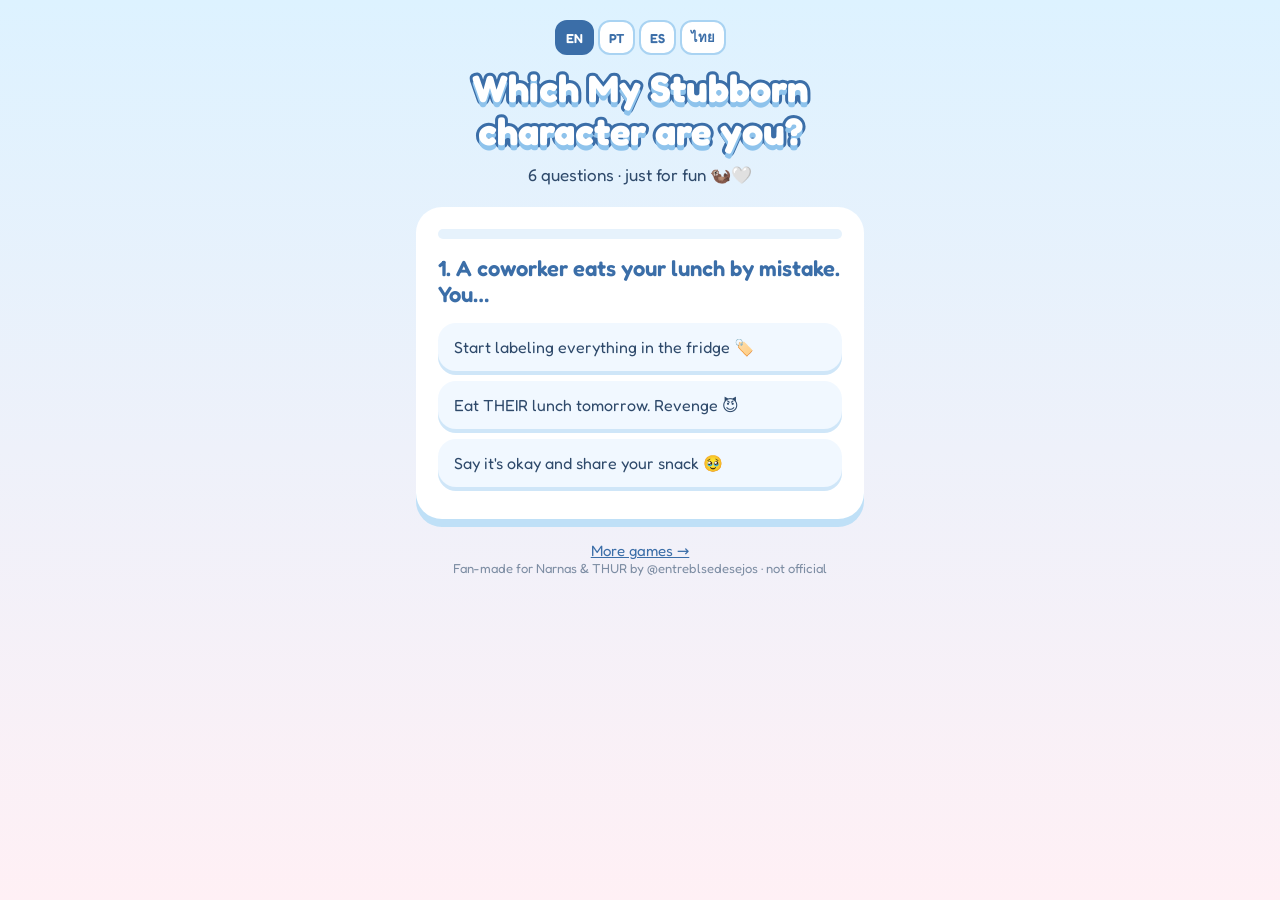
<file: my-stubborn-quiz/index.html>
<!doctype html><html lang="en"><head><meta charset="utf-8"><meta name="viewport" content="width=device-width, initial-scale=1">
<title>My Stubborn Quiz</title>
<meta name="description" content="Which My Stubborn character are you? A fan-made quiz for Narnas & THUR.">
<meta property="og:title" content="My Stubborn Quiz 🦦"><meta property="og:description" content="Which My Stubborn character are you? A fan-made quiz for Narnas & THUR.">
<meta property="og:image" content="https://vantevb.github.io/entreblsedesejos-midia/my-stubborn-quiz/og.png"><meta property="og:image:width" content="1200"><meta property="og:image:height" content="630">
<meta property="og:url" content="https://vantevb.github.io/entreblsedesejos-midia/my-stubborn-quiz/"><meta name="twitter:card" content="summary_large_image">
<link rel="stylesheet" href="https://fonts.googleapis.com/css2?family=Fredoka:wght@400;600;700&display=swap">
<style>
:root{--ink:#2F4A6B;--blue:#3B6EA8;--pink:#E8638F}
*{box-sizing:border-box}
body{margin:0;min-height:100vh;font-family:Fredoka,ui-rounded,system-ui,sans-serif;color:var(--ink);background:linear-gradient(180deg,#DDF2FF,#FFF0F5)}
main{max-width:480px;margin:0 auto;padding:20px 16px 40px}
h1{text-align:center;margin:0;font-size:38px;line-height:1.12;color:#fff;-webkit-text-stroke:6px var(--blue);paint-order:stroke fill;text-shadow:0 5px 0 #8EC3EC}
.sub{text-align:center;font-size:17px;margin:12px 0 22px}
.card{background:#fff;border-radius:26px;padding:22px;box-shadow:0 8px 0 #BFE0F7}
.prog{height:10px;background:#E6F2FC;border-radius:10px;overflow:hidden;margin-bottom:16px}
.prog i{display:block;height:100%;background:#7FB8E8;transition:width .3s}
.q{font-size:22px;font-weight:600;color:var(--blue);margin:0 0 16px}
.card button{font:inherit;cursor:pointer;border:0}
.opt{display:block;width:100%;text-align:left;background:#F1F8FF;color:var(--ink);font-size:17px;padding:14px 16px;border-radius:18px;margin:10px 0;box-shadow:0 4px 0 #CFE6F8}
.opt:active{transform:translateY(3px);box-shadow:0 1px 0 #CFE6F8}
.big{font-size:64px;text-align:center}
.rn{text-align:center;font-size:32px;font-weight:700;color:var(--pink);margin:6px 0}
.by{text-align:center;font-size:15px;color:#7D8DA3;margin-bottom:12px}
.rd{font-size:18px;line-height:1.45}
.row{display:flex;gap:10px;margin-top:14px}
.row button{flex:1;padding:14px;border-radius:18px;font-size:17px;font-weight:600;background:var(--blue);color:#fff;box-shadow:0 4px 0 #2A5180}
.row button.alt{background:#fff;color:var(--blue);border:2px solid #A9D3F2;box-shadow:0 4px 0 #CFE6F8;font-size:15px}
.msg{text-align:center;font-size:14px;color:#7D8DA3;min-height:1em;margin:10px 0 0}
.foot{text-align:center;font-size:13px;color:#7D8DA3;margin-top:22px}
.foot a{color:var(--blue);font-size:15px}
</style></head><body><main>
<div class="langbox"></div>
<h1 data-i18n="title"></h1>
<p class="sub" data-i18n="sub"></p>
<div class="card" id="box"></div>
<p class="foot"><a href="../narna-games/" data-i18n="more"></a><br><span data-i18n="foot"></span></p>
</main>
<script>
window.QUIZ={"path": "my-stubborn-quiz", "keys": ["S", "J", "T"], "emoji": {"S": "🧊", "J": "😈", "T": "🌸"}};
window.I18N={
"en": {
"title": "Which My Stubborn<br>character are you?",
"sub": "6 questions · just for fun 🦦🤍",
"cardTop": "MY STUBBORN QUIZ",
"share": "I got {n} {e} in the My Stubborn quiz! 🦦 Which one are you?",
"q": [
[
"A coworker eats your lunch by mistake. You…",
[
[
"S",
"Start labeling everything in the fridge 🏷️"
],
[
"J",
"Eat THEIR lunch tomorrow. Revenge 😈"
],
[
"T",
"Say it's okay and share your snack 🥹"
]
]
],
[
"Your desk looks like…",
[
[
"J",
"Chaos, with a prank hidden somewhere"
],
[
"T",
"Cute, with a photo of your favorite person"
],
[
"S",
"Perfectly organized and color-coded"
]
]
],
[
"Someone says \"I don't like kids.\" You…",
[
[
"T",
"Smile: \"you'll change your mind someday\""
],
[
"S",
"Nod. Same. 🙄"
],
[
"J",
"Take it as a personal challenge 😏"
]
]
],
[
"Your love language is…",
[
[
"S",
"Acts of service, but you'll never admit it's love"
],
[
"J",
"Teasing. If I annoy you, I like you"
],
[
"T",
"Quality time and soft words"
]
]
],
[
"Monday morning at work:",
[
[
"T",
"You bring snacks for everyone"
],
[
"J",
"You arrive just in time, already planning a prank"
],
[
"S",
"You arrive 15 minutes early with your coffee"
]
]
],
[
"Your friends describe you as…",
[
[
"J",
"Mischievous, but loyal to what's right"
],
[
"S",
"Serious, but secretly soft"
],
[
"T",
"The sweetheart of the group"
]
]
]
],
"r": {
"S": {
"n": "Sorn",
"by": "played by Boat 🦦",
"d": "Calm, organized and always in control… until someone chaotic walks in and turns your world upside down. You swear you don't like \"kids\", but your heart has other plans 🤭"
},
"J": {
"n": "Jun",
"by": "played by Oat",
"d": "Playful, mischievous and a master at getting under people's skin. But behind the pranks there's a strong sense of right and wrong. Annoying? Maybe. Unforgettable? Definitely 💜"
},
"T": {
"n": "Tai & Champ",
"by": "the sweet side couple",
"d": "Gentle, soft and full of love. Less drama, more cute moments. You're the comfort character everyone needs 🥹"
}
}
},
"pt": {
"title": "Qual personagem de<br>My Stubborn é você?",
"sub": "6 perguntas · só pra brincar 🦦🤍",
"cardTop": "QUIZ MY STUBBORN",
"share": "Deu {n} {e} no quiz de My Stubborn! 🦦 Qual é você?",
"q": [
[
"Um colega come seu almoço sem querer. Você…",
[
[
"S",
"Começa a etiquetar tudo na geladeira 🏷️"
],
[
"J",
"Come o almoço DELE amanhã. Vingança 😈"
],
[
"T",
"Diz que tudo bem e divide seu lanche 🥹"
]
]
],
[
"Sua mesa de trabalho é…",
[
[
"J",
"Um caos, com uma pegadinha escondida em algum lugar"
],
[
"T",
"Fofa, com uma foto da sua pessoa favorita"
],
[
"S",
"Perfeitamente organizada e separada por cores"
]
]
],
[
"Alguém diz \"eu não gosto de crianças\". Você…",
[
[
"T",
"Sorri: \"um dia você muda de ideia\""
],
[
"S",
"Concorda. Nem eu. 🙄"
],
[
"J",
"Encara como um desafio pessoal 😏"
]
]
],
[
"Sua linguagem do amor é…",
[
[
"S",
"Atos de serviço, mas você nunca admite que é amor"
],
[
"J",
"Provocar. Se eu te irrito, é porque gosto de você"
],
[
"T",
"Tempo de qualidade e palavras doces"
]
]
],
[
"Segunda de manhã no trabalho:",
[
[
"T",
"Você leva lanchinho pra todo mundo"
],
[
"J",
"Chega em cima da hora, já planejando uma pegadinha"
],
[
"S",
"Chega 15 minutos antes com seu café"
]
]
],
[
"Seus amigos dizem que você é…",
[
[
"J",
"Travesso, mas fiel ao que é certo"
],
[
"S",
"Sério, mas mole por dentro"
],
[
"T",
"O docinho do grupo"
]
]
]
],
"r": {
"S": {
"n": "Sorn",
"by": "vivido pelo Boat 🦦",
"d": "Calmo, organizado e sempre no controle… até alguém caótico aparecer e virar seu mundo de cabeça pra baixo. Você jura que não gosta de \"crianças\", mas seu coração tem outros planos 🤭"
},
"J": {
"n": "Jun",
"by": "vivido pelo Oat",
"d": "Brincalhão, travesso e mestre em tirar os outros do sério. Mas por trás das pegadinhas existe um senso forte de certo e errado. Irritante? Talvez. Inesquecível? Com certeza 💜"
},
"T": {
"n": "Tai & Champ",
"by": "o casal fofo da história",
"d": "Gentil, doce e cheio de amor. Menos drama, mais momentos fofos. Você é o personagem conforto que todo mundo precisa 🥹"
}
}
},
"es": {
"title": "¿Qué personaje de<br>My Stubborn eres?",
"sub": "6 preguntas · solo por diversión 🦦🤍",
"cardTop": "QUIZ MY STUBBORN",
"share": "¡Me salió {n} {e} en el quiz de My Stubborn! 🦦 ¿Cuál eres tú?",
"q": [
[
"Un compañero se come tu almuerzo por error. Tú…",
[
[
"S",
"Empiezas a etiquetar todo en la nevera 🏷️"
],
[
"J",
"Mañana te comes SU almuerzo. Venganza 😈"
],
[
"T",
"Dices que está bien y compartes tu snack 🥹"
]
]
],
[
"Tu escritorio es…",
[
[
"J",
"Un caos, con una broma escondida en algún lugar"
],
[
"T",
"Lindo, con una foto de tu persona favorita"
],
[
"S",
"Perfectamente ordenado y por colores"
]
]
],
[
"Alguien dice \"no me gustan los niños\". Tú…",
[
[
"T",
"Sonríes: \"algún día cambiarás de opinión\""
],
[
"S",
"Asientes. Igual yo. 🙄"
],
[
"J",
"Lo tomas como un reto personal 😏"
]
]
],
[
"Tu lenguaje del amor es…",
[
[
"S",
"Actos de servicio, pero nunca admitirás que es amor"
],
[
"J",
"Molestar. Si te fastidio, es porque me gustas"
],
[
"T",
"Tiempo de calidad y palabras dulces"
]
]
],
[
"Lunes por la mañana en el trabajo:",
[
[
"T",
"Llevas snacks para todos"
],
[
"J",
"Llegas justo a tiempo, ya planeando una broma"
],
[
"S",
"Llegas 15 minutos antes con tu café"
]
]
],
[
"Tus amigos dicen que eres…",
[
[
"J",
"Travieso, pero fiel a lo correcto"
],
[
"S",
"Serio, pero blandito por dentro"
],
[
"T",
"El dulce del grupo"
]
]
]
],
"r": {
"S": {
"n": "Sorn",
"by": "interpretado por Boat 🦦",
"d": "Tranquilo, ordenado y siempre en control… hasta que alguien caótico llega y pone tu mundo de cabeza. Juras que no te gustan los \"niños\", pero tu corazón tiene otros planes 🤭"
},
"J": {
"n": "Jun",
"by": "interpretado por Oat",
"d": "Juguetón, travieso y experto en sacar de quicio a los demás. Pero detrás de las bromas hay un fuerte sentido del bien y del mal. ¿Molesto? Quizás. ¿Inolvidable? Definitivamente 💜"
},
"T": {
"n": "Tai & Champ",
"by": "la pareja tierna de la historia",
"d": "Amable, dulce y lleno de amor. Menos drama, más momentos tiernos. Eres el personaje que todos necesitan 🥹"
}
}
},
"th": {
"title": "คุณคือตัวละครไหน<br>ใน My Stubborn?",
"sub": "6 คำถาม · เล่นสนุก ๆ 🦦🤍",
"cardTop": "ควิซ MY STUBBORN",
"share": "ได้ {n} {e} ในควิซ My Stubborn! 🦦 แล้วคุณล่ะเป็นใคร?",
"q": [
[
"เพื่อนร่วมงานกินข้าวกลางวันของคุณไปโดยไม่ได้ตั้งใจ คุณจะ…",
[
[
"S",
"ติดป้ายชื่อทุกอย่างในตู้เย็น 🏷️"
],
[
"J",
"พรุ่งนี้กินข้าวของเขาคืน แก้แค้น 😈"
],
[
"T",
"บอกว่าไม่เป็นไร แล้วแบ่งขนมให้ 🥹"
]
]
],
[
"โต๊ะทำงานของคุณเป็นแบบ…",
[
[
"J",
"รก ๆ แต่มีของแกล้งซ่อนอยู่"
],
[
"T",
"น่ารัก มีรูปคนที่คุณชอบที่สุด"
],
[
"S",
"เป็นระเบียบ แยกสีเรียบร้อย"
]
]
],
[
"มีคนบอกว่า \"ไม่ชอบเด็ก\" คุณจะ…",
[
[
"T",
"ยิ้มแล้วบอกว่า \"สักวันจะเปลี่ยนใจ\""
],
[
"S",
"พยักหน้า เหมือนกันเลย 🙄"
],
[
"J",
"ถือเป็นภารกิจส่วนตัว 😏"
]
]
],
[
"ภาษารักของคุณคือ…",
[
[
"S",
"ทำให้ แต่ไม่มีวันยอมรับว่าเป็นความรัก"
],
[
"J",
"แกล้ง ถ้าแกล้งแปลว่าชอบ"
],
[
"T",
"ใช้เวลาด้วยกันและคำพูดหวาน ๆ"
]
]
],
[
"เช้าวันจันทร์ที่ทำงาน:",
[
[
"T",
"ซื้อขนมมาฝากทุกคน"
],
[
"J",
"มาทันเวลาพอดี พร้อมแผนแกล้งคน"
],
[
"S",
"มาก่อน 15 นาทีพร้อมกาแฟ"
]
]
],
[
"เพื่อน ๆ บอกว่าคุณเป็นคน…",
[
[
"J",
"ซน แต่ยึดมั่นในสิ่งที่ถูกต้อง"
],
[
"S",
"จริงจัง แต่ใจอ่อน"
],
[
"T",
"คนน่ารักที่สุดในกลุ่ม"
]
]
]
],
"r": {
"S": {
"n": "Sorn",
"by": "รับบทโดย Boat 🦦",
"d": "สุขุม เป็นระเบียบ และควบคุมทุกอย่างได้… จนกระทั่งมีคนวุ่นวายเข้ามาเปลี่ยนโลกของคุณ คุณยืนยันว่าไม่ชอบ \"เด็ก\" แต่หัวใจคิดอีกแบบ 🤭"
},
"J": {
"n": "Jun",
"by": "รับบทโดย Oat",
"d": "ขี้เล่น ซุกซน และเก่งเรื่องกวนใจคนอื่น แต่เบื้องหลังความซนคือความยึดมั่นในสิ่งที่ถูกต้อง น่ารำคาญไหม? อาจจะ ลืมไม่ลงไหม? แน่นอน 💜"
},
"T": {
"n": "Tai & Champ",
"by": "คู่รักน่ารักของเรื่อง",
"d": "อ่อนโยน หวาน และเต็มไปด้วยความรัก ดราม่าน้อย โมเมนต์น่ารักเยอะ คุณคือตัวละครที่ทุกคนต้องการ 🥹"
}
}
}
};
</script>
<script src="../shared/lang.js"></script>
<script src="../shared/quiz.js"></script>
</body></html>
</file>
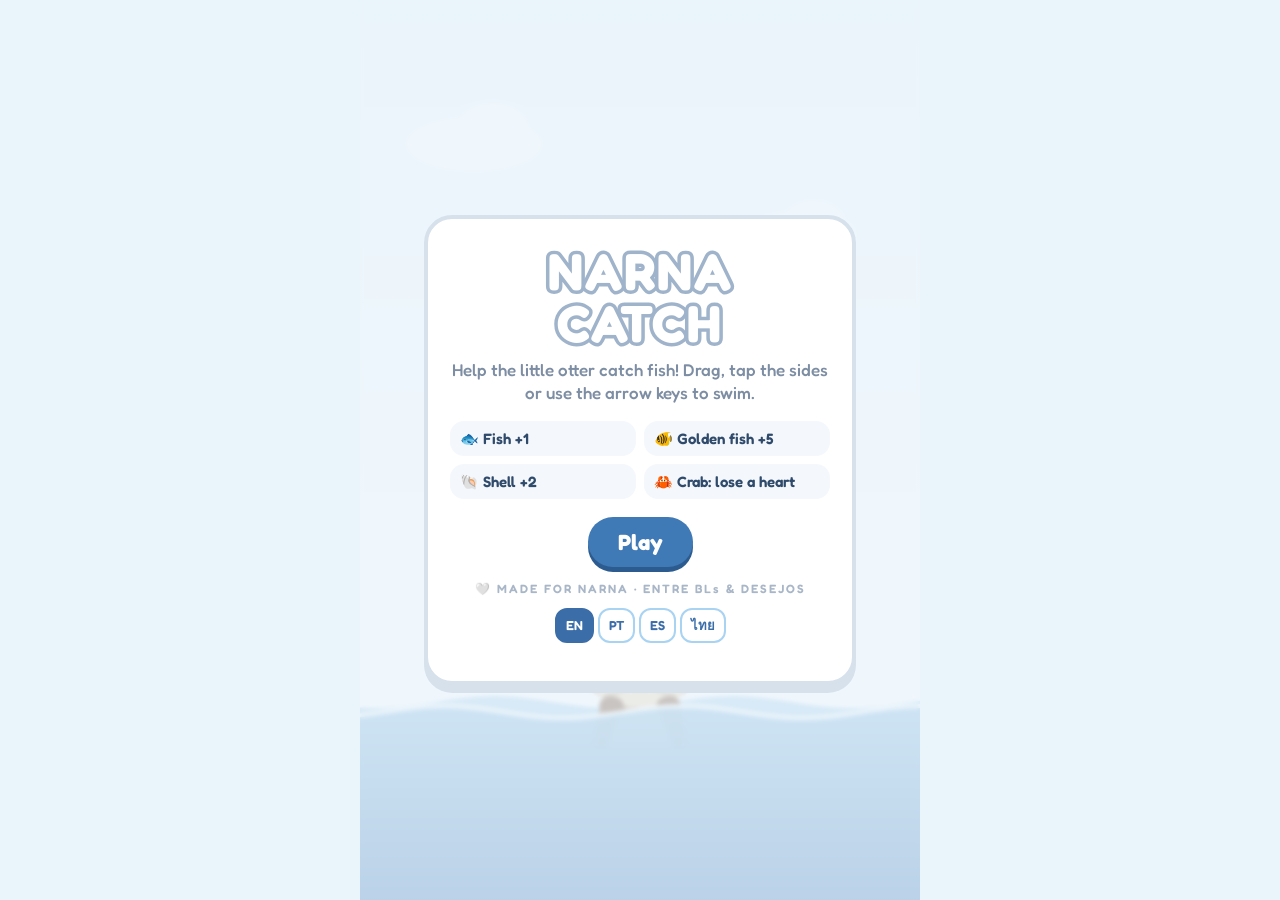
<file: narna-catch/index.html>
<!doctype html><html lang="en"><head><meta charset="utf-8"><meta name="viewport" content="width=device-width, initial-scale=1, viewport-fit=cover"><meta property="og:title" content="Narna Catch 🐟"><meta property="og:description" content="Help the little otter catch fish!">
<meta property="og:image" content="https://vantevb.github.io/entreblsedesejos-midia/narna-catch/og.png"><meta property="og:image:width" content="1200"><meta property="og:image:height" content="630">
<meta property="og:url" content="https://vantevb.github.io/entreblsedesejos-midia/narna-catch/"><meta name="twitter:card" content="summary_large_image">
<title>Narna Catch</title>
<meta name="claude:viewport-fit-sides" content="cover">
<link rel="preconnect" href="https://fonts.googleapis.com">
<link rel="stylesheet" href="https://fonts.googleapis.com/css2?family=Fredoka:wght@500;600;700&display=swap">
<style>
/* Layout: one-screen arcade — sky band, sea band, otter at the waterline; HUD floats top; overlays for start/over. Single light "sea" look by choice. */
:root{
  --sky-top:#EAF4FB; --sky-bot:#FFFFFF; --sea:#7FB7DF; --sea-deep:#3F79B6;
  --ink:#2F4A6B; --soft:#7D8DA3; --card:#FFFFFF; --line:#D6E1EC; --pink:#F06292; --gold:#F2B33D;
  --display:"Fredoka", "Baloo 2", "Nunito", ui-rounded, system-ui, sans-serif;
  color-scheme: light;
}
html,body{height:100%}
[hidden]{display:none!important}
body{margin:0;background:var(--sky-top);color:var(--ink);font-family:var(--display);overflow:hidden;
  padding-left:max(0px, env(safe-area-inset-left,0px));padding-right:max(0px, env(safe-area-inset-right,0px));
  -webkit-user-select:none;user-select:none;touch-action:none}
#wrap{position:relative;height:100%;max-width:560px;margin:0 auto}
canvas{display:block;width:100%;height:100%}
.hud{position:absolute;top:calc(10px + env(safe-area-inset-top,0px));left:max(16px, env(safe-area-inset-left,0px));right:max(16px, env(safe-area-inset-right,0px));display:flex;justify-content:space-between;align-items:center;pointer-events:none;font-weight:700}
.pill{background:var(--card);border:3px solid var(--line);border-radius:999px;padding:6px 16px;font-size:20px;box-shadow:0 4px 0 var(--line);font-variant-numeric:tabular-nums}
.lives{letter-spacing:2px;color:var(--pink)}
.ov{position:absolute;inset:0;display:flex;align-items:center;justify-content:center;padding:16px;background:rgba(234,244,251,.72);backdrop-filter:blur(2px)}
.box{background:var(--card);border:4px solid var(--line);border-radius:28px;box-shadow:0 8px 0 var(--line);padding:26px 22px;max-width:380px;width:100%;text-align:center}
h1{margin:0;font-size:52px;line-height:1;color:#fff;-webkit-text-stroke:7px #9FB3CB;paint-order:stroke fill;letter-spacing:2px;text-wrap:balance}
.sub{margin:10px 0 16px;color:var(--soft);font-weight:500;font-size:17px;line-height:1.35}
.legend{display:grid;grid-template-columns:1fr 1fr;gap:8px;margin:0 0 18px;font-size:15px;font-weight:600;color:var(--ink);text-align:left}
.legend div{background:#F4F8FC;border-radius:14px;padding:8px 10px}
button{font-family:var(--display);font-weight:700;font-size:22px;border:0;border-radius:999px;padding:12px 30px;background:var(--sea-deep);color:#fff;box-shadow:0 5px 0 #2C5C8F;cursor:pointer}
button:focus-visible{outline:3px solid var(--gold);outline-offset:3px}
button.ghost{background:#EEF3F8;color:var(--ink);box-shadow:0 5px 0 var(--line);font-size:16px;padding:10px 18px;margin-top:12px}
.big{font-size:64px;font-weight:700;color:var(--sea-deep);line-height:1;font-variant-numeric:tabular-nums}
.best{color:var(--soft);font-weight:600;margin:6px 0 16px}
.msg{min-height:20px;font-size:14px;color:var(--soft);margin-top:8px}
.foot{margin-top:14px;font-size:12px;letter-spacing:2px;color:#A8B6C7;font-weight:600}
.more{display:block;margin-top:12px;font-size:14px;color:#3B6EA8}
</style></head><body>

<div id="wrap">
  <canvas id="c" aria-label="Narna Catch game"></canvas>
  <div class="hud" id="hud" hidden><span class="pill" id="score">🐟 0</span><span class="pill lives" id="lives">♥♥♥</span></div>

  <div class="ov" id="start">
    <div class="box">
      <h1>NARNA<br>CATCH</h1>
      <p class="sub" data-i18n="sub"></p>
      <div class="legend">
        <div data-i18n="fish"></div><div data-i18n="gold"></div>
        <div data-i18n="shell"></div><div data-i18n="crab"></div>
      </div>
      <button id="play" data-i18n="play"></button>
      <div class="foot">🤍 MADE FOR NARNA · ENTRE BLs &amp; DESEJOS</div>
      <div class="langbox" style="margin-top:12px"></div>
    </div>
  </div>

  <div class="ov" id="over" hidden>
    <div class="box">
      <div class="sub" style="margin:0 0 6px" data-i18n="caught"></div>
      <div class="big" id="final">0</div>
      <div class="best" id="best">Best: 0</div>
      <button id="again" data-i18n="again"></button><br>
      <button class="ghost" id="copy" data-i18n="copy"></button>
      <div class="msg" id="copymsg" aria-live="polite"></div>
      <a class="more" href="../narna-games/" data-i18n="more"></a>
    </div>
  </div>
</div>

<script>
window.I18N={
en:{sub:'Help the little otter catch fish! Drag, tap the sides or use the arrow keys to swim.',fish:'🐟 Fish +1',gold:'🐠 Golden fish +5',shell:'🐚 Shell +2',crab:'🦀 Crab: lose a heart',play:'Play',caught:'You caught',point:'point',points:'points',best:'Best:',again:'Play again',copy:'Copy my score',copyText:'I scored {n} in Narna Catch! 🦦🐟 Can you beat me?',copied:'Copied! Paste it in the group 🤍',more:'More Narna games →'},
pt:{sub:'Ajude a lontrinha a pegar peixes! Arraste, toque nas laterais ou use as setas para nadar.',fish:'🐟 Peixe +1',gold:'🐠 Peixe dourado +5',shell:'🐚 Concha +2',crab:'🦀 Caranguejo: perde um coração',play:'Jogar',caught:'Você pegou',point:'ponto',points:'pontos',best:'Recorde:',again:'Jogar de novo',copy:'Copiar minha pontuação',copyText:'Fiz {n} pontos no Narna Catch! 🦦🐟 Consegue me superar?',copied:'Copiado! Cola no grupo 🤍',more:'Mais jogos das Narnas →'},
es:{sub:'¡Ayuda a la nutria a atrapar peces! Arrastra, toca los lados o usa las flechas para nadar.',fish:'🐟 Pez +1',gold:'🐠 Pez dorado +5',shell:'🐚 Concha +2',crab:'🦀 Cangrejo: pierdes un corazón',play:'Jugar',caught:'Atrapaste',point:'punto',points:'puntos',best:'Récord:',again:'Jugar otra vez',copy:'Copiar mi puntaje',copyText:'¡Hice {n} puntos en Narna Catch! 🦦🐟 ¿Puedes superarme?',copied:'¡Copiado! Pégalo en el grupo 🤍',more:'Más juegos de Narna →'},
th:{sub:'ช่วยน้องนากจับปลากันเถอะ! ลาก แตะด้านข้าง หรือใช้ปุ่มลูกศรเพื่อว่ายน้ำ',fish:'🐟 ปลา +1',gold:'🐠 ปลาทอง +5',shell:'🐚 เปลือกหอย +2',crab:'🦀 ปู: เสียหัวใจ 1 ดวง',play:'เล่นเลย',caught:'คุณจับได้',point:'คะแนน',points:'คะแนน',best:'สถิติ:',again:'เล่นอีกครั้ง',copy:'คัดลอกคะแนน',copyText:'ได้ {n} คะแนนใน Narna Catch! 🦦🐟 มาแข่งกันไหม?',copied:'คัดลอกแล้ว! ส่งในกลุ่มได้เลย 🤍',more:'เกมอื่น ๆ ของ Narna →'}};
</script>
<script src="../shared/lang.js"></script>
<script>
(function(){
const OTTER_SRC='[data-uri]';
const otterImg=new Image(); otterImg.src=OTTER_SRC;
const cv=document.getElementById('c'), ctx=cv.getContext('2d');
const $=id=>document.getElementById(id);
let W=0,H=0,DPR=1, sea=0;
function resize(){DPR=Math.min(2,window.devicePixelRatio||1);const r=cv.getBoundingClientRect();W=r.width;H=r.height;cv.width=W*DPR;cv.height=H*DPR;ctx.setTransform(DPR,0,0,DPR,0,0);sea=H*0.78;}
window.addEventListener('resize',resize);resize();

const reduce=window.matchMedia('(prefers-reduced-motion: reduce)').matches;
let best=0; try{best=+localStorage.getItem('narnaBest')||0}catch(e){}

const S={running:false,score:0,lives:3,items:[],x:0,target:0,t:0,spawn:0,speed:1,pops:[],hurt:0};
const OW=()=>Math.min(120,W*0.24); // otter width

function reset(){S.score=0;S.lives=3;S.items=[];S.x=W/2;S.target=W/2;S.t=0;S.spawn=0;S.speed=1;S.pops=[];S.hurt=0;hud();}
function hud(){$('score').textContent='🐟 '+S.score;$('lives').textContent='♥'.repeat(S.lives)+'♡'.repeat(Math.max(0,3-S.lives));}

function spawn(){
  const r=Math.random(); let k='fish';
  if(r<0.07)k='gold';else if(r<0.20)k='shell';else if(r<0.20+Math.min(0.30,0.12+S.t/120000))k='crab';
  const sz=k==='gold'?30:k==='crab'?30:k==='shell'?24:26;
  S.items.push({k,x:20+Math.random()*(W-40),y:-30,vy:(1.6+Math.random()*1.2)*S.speed*(H/700),vx:(Math.random()-.5)*0.6,rot:Math.random()*6,sz,wob:Math.random()*6});
}

// --- drawing helpers (all original shapes) ---
function fish(x,y,s,c1,c2,flip){ctx.save();ctx.translate(x,y);if(flip)ctx.scale(-1,1);
  ctx.fillStyle=c1;ctx.beginPath();ctx.ellipse(0,0,s,s*0.6,0,0,Math.PI*2);ctx.fill();
  ctx.beginPath();ctx.moveTo(s*0.8,0);ctx.lineTo(s*1.5,-s*0.55);ctx.lineTo(s*1.5,s*0.55);ctx.closePath();ctx.fill();
  ctx.fillStyle=c2;ctx.beginPath();ctx.ellipse(-s*0.1,s*0.15,s*0.55,s*0.25,0,0,Math.PI*2);ctx.fill();
  ctx.fillStyle='#fff';ctx.beginPath();ctx.arc(-s*0.5,-s*0.12,s*0.2,0,7);ctx.fill();ctx.fillStyle='#22324A';ctx.beginPath();ctx.arc(-s*0.55,-s*0.12,s*0.1,0,7);ctx.fill();ctx.restore();}
function shell(x,y,s){ctx.save();ctx.translate(x,y);ctx.fillStyle='#FFD3DF';ctx.strokeStyle='#F08AA6';ctx.lineWidth=2.5;
  ctx.beginPath();ctx.moveTo(0,-s);ctx.lineTo(-s,s*0.6);ctx.quadraticCurveTo(0,s*1.2,s,s*0.6);ctx.closePath();ctx.fill();ctx.stroke();
  ctx.beginPath();ctx.moveTo(0,-s);ctx.lineTo(-s*0.45,s*0.75);ctx.moveTo(0,-s);ctx.lineTo(0,s*0.9);ctx.moveTo(0,-s);ctx.lineTo(s*0.45,s*0.75);ctx.stroke();ctx.restore();}
function crab(x,y,s,t){ctx.save();ctx.translate(x,y);ctx.fillStyle='#E8604C';ctx.strokeStyle='#E8604C';ctx.lineWidth=4;ctx.lineCap='round';
  for(const d of[-1,1]){for(let i=0;i<3;i++){ctx.beginPath();ctx.moveTo(d*s*0.6,s*0.1+i*6);ctx.lineTo(d*s*1.15,s*0.35+i*8);ctx.stroke();}
    ctx.beginPath();ctx.arc(d*s*1.05,-s*0.75+Math.sin(t/120)*2,s*0.32,0,7);ctx.fill();}
  ctx.beginPath();ctx.ellipse(0,0,s*0.85,s*0.6,0,0,7);ctx.fill();
  ctx.fillStyle='#fff';for(const d of[-1,1]){ctx.beginPath();ctx.arc(d*s*0.3,-s*0.55,s*0.18,0,7);ctx.fill();}
  ctx.fillStyle='#22324A';for(const d of[-1,1]){ctx.beginPath();ctx.arc(d*s*0.3,-s*0.55,s*0.09,0,7);ctx.fill();}
  ctx.restore();}
function heart(x,y,s,c){ctx.save();ctx.translate(x,y);ctx.scale(s/16,s/16);ctx.fillStyle=c;ctx.beginPath();ctx.moveTo(0,8);ctx.bezierCurveTo(-14,-6,-6,-20,0,-10);ctx.bezierCurveTo(6,-20,14,-6,0,8);ctx.fill();ctx.restore();}

function drawBg(t){
  const g=ctx.createLinearGradient(0,0,0,sea);g.addColorStop(0,'#EAF4FB');g.addColorStop(1,'#FFFFFF');ctx.fillStyle=g;ctx.fillRect(0,0,W,sea+20);
  ctx.fillStyle='rgba(255,255,255,.95)';for(const [cx,cy,r] of [[W*0.2,H*0.16,34],[W*0.78,H*0.26,28]]){ctx.beginPath();ctx.ellipse(cx+Math.sin(t/4000)*8,cy,r*2,r*0.8,0,0,7);ctx.ellipse(cx+r*0.6,cy-r*0.4,r*1.1,r*0.8,0,0,7);ctx.fill();}
}
function drawSea(t,front){
  const amp=6, y0=sea+(front?10:0), ph=t/(front?700:900)+(front?1:0);
  ctx.beginPath();ctx.moveTo(0,H);for(let x=0;x<=W+10;x+=10){ctx.lineTo(x,y0+Math.sin(x/38+ph)*amp);}ctx.lineTo(W,H);ctx.closePath();
  const g=ctx.createLinearGradient(0,y0,0,H);g.addColorStop(0,front?'rgba(127,183,223,.92)':'#A9D0EC');g.addColorStop(1,front?'#3F79B6':'#7FB7DF');ctx.fillStyle=g;ctx.fill();
  if(front){ctx.strokeStyle='rgba(255,255,255,.9)';ctx.lineWidth=4;ctx.beginPath();for(let x=0;x<=W+10;x+=10){const y=y0+Math.sin(x/38+ph)*amp;x?ctx.lineTo(x,y):ctx.moveTo(x,y);}ctx.stroke();}
}
function drawOtter(t){
  const w=OW(),h=w*300/260, bob=reduce?0:Math.sin(t/300)*3;
  const x=S.x, y=sea-h*0.66+bob;
  ctx.save();if(S.hurt>0&&Math.floor(S.hurt/80)%2===0)ctx.globalAlpha=.45;
  ctx.translate(x,y+h/2);ctx.rotate((S.target-S.x)/W*0.4);
  if(otterImg.complete)ctx.drawImage(otterImg,-w/2,-h/2,w,h);ctx.restore();
}

// --- input ---
function setTarget(px){S.target=Math.max(OW()/2,Math.min(W-OW()/2,px));}
let dragging=false;
cv.addEventListener('pointerdown',e=>{dragging=true;const r=cv.getBoundingClientRect();setTarget(e.clientX-r.left);});
window.addEventListener('pointermove',e=>{if(!dragging||!S.running)return;const r=cv.getBoundingClientRect();setTarget(e.clientX-r.left);});
window.addEventListener('pointerup',()=>dragging=false);
const keys={};window.addEventListener('keydown',e=>{keys[e.key]=true;if(['ArrowLeft','ArrowRight',' '].includes(e.key))e.preventDefault();});window.addEventListener('keyup',e=>keys[e.key]=false);

// --- loop ---
let last=performance.now();
function loop(now){
  const dt=Math.min(40,now-last);last=now;
  if(S.running){
    S.t+=dt;S.speed=1+S.t/45000;
    if(keys.ArrowLeft)setTarget(S.target-dt*0.55);if(keys.ArrowRight)setTarget(S.target+dt*0.55);
    S.x+=(S.target-S.x)*Math.min(1,dt/90);
    S.spawn-=dt;if(S.spawn<=0){spawn();S.spawn=Math.max(380,950-S.t/90)*(0.7+Math.random()*0.6);}
    const w=OW(), mouthY=sea-w*0.95;
    for(const it of S.items){it.y+=it.vy*dt/16;it.x+=it.vx*dt/16;it.rot+=dt/600;
      if(!it.done&&Math.abs(it.y-mouthY)<w*0.35&&Math.abs(it.x-S.x)<w*0.5){it.done=true;
        if(it.k==='crab'){S.lives--;S.hurt=900;S.pops.push({x:it.x,y:it.y,txt:'ouch!',c:'#E8604C',l:900});if(S.lives<=0)end();}
        else{const p=it.k==='gold'?5:it.k==='shell'?2:1;S.score+=p;S.pops.push({x:it.x,y:it.y,txt:'+'+p,c:it.k==='gold'?'#E59A10':'#3F79B6',l:800});}
        hud();}
      if(it.y>sea+10&&!it.done){it.done=true;}
    }
    S.items=S.items.filter(i=>!i.done);S.hurt=Math.max(0,S.hurt-dt);
  }
  ctx.clearRect(0,0,W,H);drawBg(now);drawSea(now,false);
  for(const it of S.items){const s=it.sz*(W/420)**0.3, flip=it.vx>0;
    if(it.k==='fish')fish(it.x,it.y,s,'#5DA9E6','#BFE0F5',flip);
    else if(it.k==='gold')fish(it.x,it.y,s,'#F2B33D','#FFE7A6',flip);
    else if(it.k==='shell')shell(it.x,it.y,s*0.9);
    else crab(it.x,it.y,s*0.8,now);}
  drawOtter(now);drawSea(now,true);
  for(const p of S.pops){p.l-=dt;p.y-=dt*0.05;ctx.globalAlpha=Math.max(0,p.l/800);ctx.fillStyle=p.c;ctx.font='700 26px '+getComputedStyle(document.body).fontFamily;ctx.textAlign='center';ctx.fillText(p.txt,p.x,p.y);ctx.globalAlpha=1;}
  S.pops=S.pops.filter(p=>p.l>0);
  if(!S.running&&$('start').hidden===false){heart(W*0.5,sea-OW()*1.35+(reduce?0:Math.sin(now/400)*4),18,'#F48FB1');}
  requestAnimationFrame(loop);
}
function start(){reset();S.running=true;$('start').hidden=true;$('over').hidden=true;$('hud').hidden=false;$('copymsg').textContent='';}
function end(){S.running=false;if(S.score>best){best=S.score;try{localStorage.setItem('narnaBest',best)}catch(e){}}
  $('final').textContent=S.score+' '+(S.score===1?T('point'):T('points'));$('best').textContent=T('best')+' '+best;$('over').hidden=false;$('hud').hidden=true;$('again').focus();}
$('play').onclick=start;$('again').onclick=start;
$('copy').onclick=()=>{const t=T('copyText',{n:S.score})+' '+location.href;
  navigator.clipboard.writeText(t).then(()=>$('copymsg').textContent=T('copied')).catch(()=>$('copymsg').textContent=t);};
S.x=S.target=W/2;requestAnimationFrame(loop);
})();
</script>
</body></html>
</file>
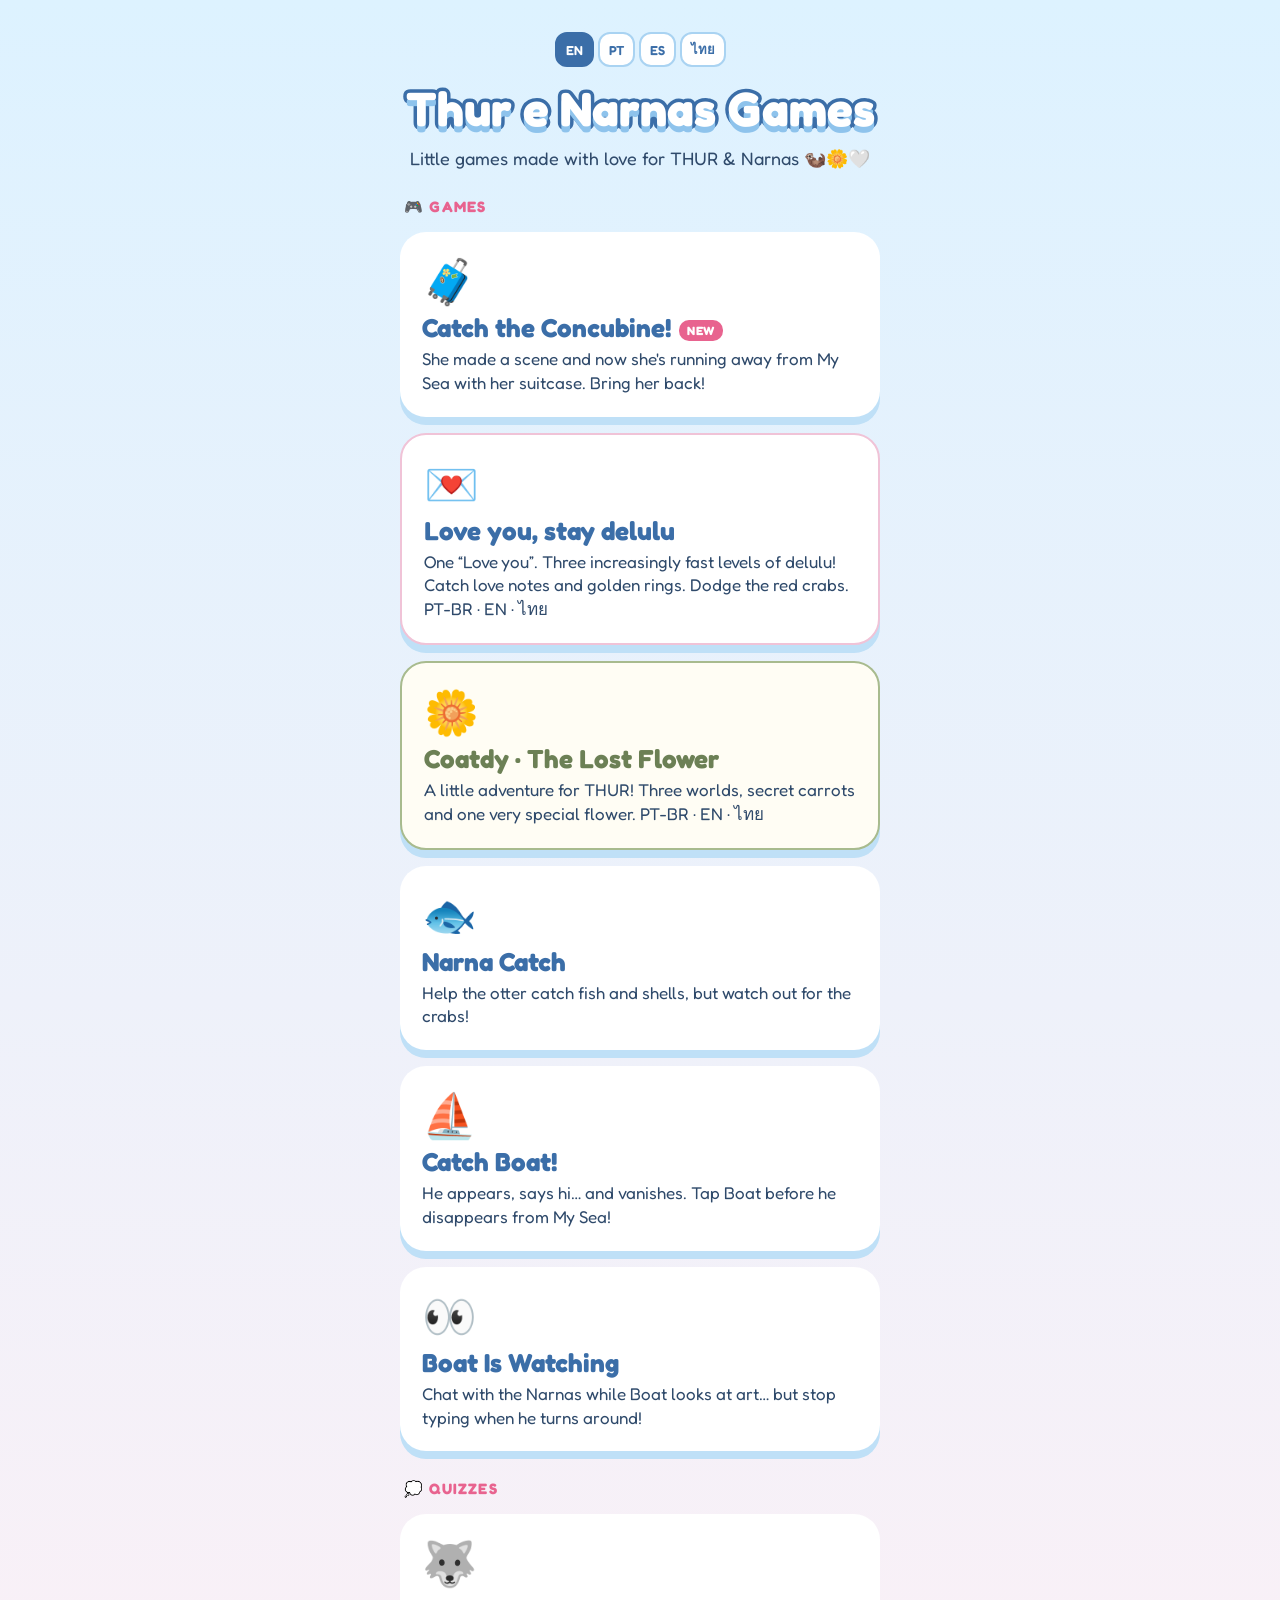
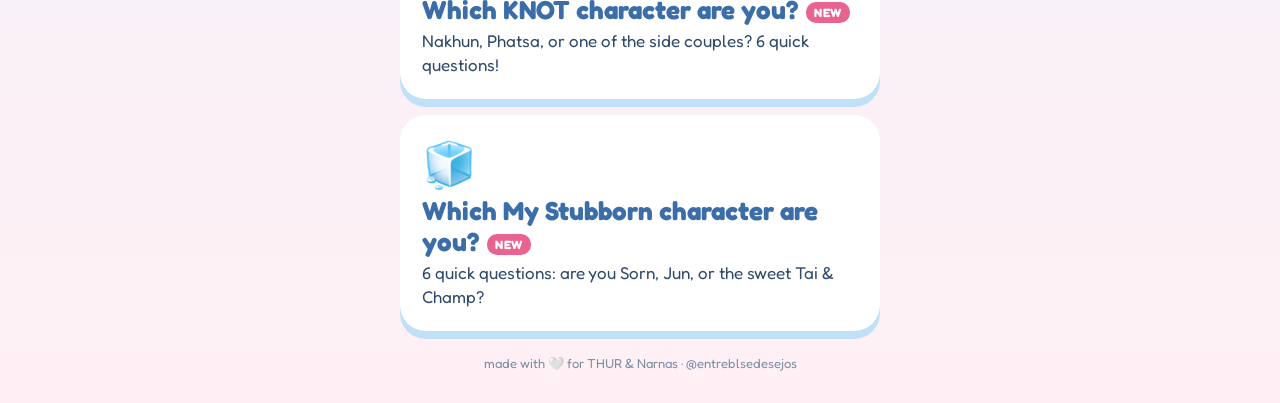
<file: narna-games/index.html>
<!doctype html><html lang="en"><head><meta charset="utf-8"><meta name="viewport" content="width=device-width, initial-scale=1">
<meta property="og:title" content="Thur e Narnas Games 🦦"><meta property="og:description" content="Little games made with love for THUR & Narnas">
<meta property="og:image" content="https://vantevb.github.io/entreblsedesejos-midia/narna-games/og.png"><meta property="og:image:width" content="1200"><meta property="og:image:height" content="630">
<meta property="og:url" content="https://vantevb.github.io/entreblsedesejos-midia/narna-games/"><meta name="twitter:card" content="summary_large_image">
<title>Thur e Narnas Games</title>
<link rel="stylesheet" href="https://fonts.googleapis.com/css2?family=Fredoka:wght@400;600;700&display=swap">
<style>
body{margin:0;min-height:100vh;font-family:Fredoka,ui-rounded,system-ui,sans-serif;color:#2F4A6B;background:linear-gradient(180deg,#DDF2FF,#FFF0F5)}
main{max-width:480px;margin:0 auto;padding:32px 16px}
h1{text-align:center;margin:0;font-size:48px;color:#fff;-webkit-text-stroke:7px #3B6EA8;paint-order:stroke fill;text-shadow:0 6px 0 #8EC3EC}
p.sub{text-align:center;font-size:18px;margin:10px 0 26px}
a.card{display:block;text-decoration:none;color:inherit;background:#fff;border-radius:26px;padding:22px;margin:16px 0;box-shadow:0 8px 0 #BFE0F7}
a.card:active{transform:translateY(4px);box-shadow:0 4px 0 #BFE0F7}
.e{font-size:44px}.t{font-size:26px;font-weight:700;color:#3B6EA8;margin:4px 0}.d{font-size:17px;line-height:1.4}
.foot{text-align:center;font-size:13px;color:#7D8DA3;margin-top:24px}
.sec{font-size:15px;font-weight:700;letter-spacing:.08em;color:#E8638F;margin:28px 4px 4px;text-transform:uppercase}
.new{display:inline-block;vertical-align:middle;margin-left:8px;font-size:12px;font-weight:700;color:#fff;background:#E8638F;border-radius:10px;padding:3px 8px;letter-spacing:.05em}
</style></head><body><main>
<div class="langbox"></div>
<h1>Thur e Narnas Games</h1>
<p class="sub" data-i18n="sub"></p>
<div class="sec" data-i18n="games"></div>
<a class="card" href="../catch-the-concubine/"><div class="e">🧳</div><div class="t"><span data-i18n="ccT"></span><span class="new">NEW</span></div><div class="d" data-i18n="ccD"></div></a>
<a class="card" href="../love-you-stay-delulu/" style="border:2px solid #f0c3d7"><div class="e">💌</div><div class="t"><span data-i18n="loveT"></span></div><div class="d" data-i18n="loveD"></div></a>
<a class="card" href="../coatdy-lost-flower/" style="border:2px solid #a8bb8e;background:#fffdf4"><div class="e">🌼</div><div class="t" style="color:#6c8055">Coatdy · The Lost Flower</div><div class="d">A little adventure for THUR! Three worlds, secret carrots and one very special flower. PT-BR · EN · ไทย</div></a>
<a class="card" href="../narna-catch/"><div class="e">🐟</div><div class="t"><span data-i18n="ncT"></span></div><div class="d" data-i18n="ncD"></div></a>
<a class="card" href="../catch-boat/"><div class="e">⛵</div><div class="t"><span data-i18n="cbT"></span></div><div class="d" data-i18n="cbD"></div></a>
<a class="card" href="../boat-is-watching/"><div class="e">👀</div><div class="t"><span data-i18n="bwT"></span></div><div class="d" data-i18n="bwD"></div></a>
<div class="sec" data-i18n="quizzes"></div>
<a class="card" href="../knot-quiz/"><div class="e">🐺</div><div class="t"><span data-i18n="kqT"></span><span class="new">NEW</span></div><div class="d" data-i18n="kqD"></div></a>
<a class="card" href="../my-stubborn-quiz/"><div class="e">🧊</div><div class="t"><span data-i18n="mqT"></span><span class="new">NEW</span></div><div class="d" data-i18n="mqD"></div></a>
<div class="foot" data-i18n="foot"></div>
</main>
<script>
window.I18N={
en:{ccT:'Catch the Concubine!',ccD:'She made a scene and now she\'s running away from My Sea with her suitcase. Bring her back!',sub:'Little games made with love for THUR &amp; Narnas 🦦🌼🤍',games:'🎮 Games',quizzes:'💭 Quizzes',foot:'made with 🤍 for THUR &amp; Narnas · @entreblsedesejos',
 loveT:'Love you, stay delulu',loveD:'One “Love you”. Three increasingly fast levels of delulu! Catch love notes and golden rings. Dodge the red crabs. PT-BR · EN · ไทย',
 ncT:'Narna Catch',ncD:'Help the otter catch fish and shells, but watch out for the crabs!',
 cbT:'Catch Boat!',cbD:'He appears, says hi… and vanishes. Tap Boat before he disappears from My Sea!',
 bwT:'Boat Is Watching',bwD:'Chat with the Narnas while Boat looks at art… but stop typing when he turns around!',
 kqT:'Which KNOT character are you?',kqD:'Nakhun, Phatsa, or one of the side couples? 6 quick questions!',
 mqT:'Which My Stubborn character are you?',mqD:'6 quick questions: are you Sorn, Jun, or the sweet Tai &amp; Champ?'},
pt:{ccT:'Pegue a Concubina!',ccD:'Ela fez cena e agora tá fugindo do My Sea de mala e tudo. Traga ela de volta!',sub:'Joguinhos feitos com carinho para THUR &amp; Narnas 🦦🌼🤍',games:'🎮 Jogos',quizzes:'💭 Quizzes',foot:'feito com 🤍 para THUR &amp; Narnas · @entreblsedesejos',
 loveT:'Love you, stay delulu',loveD:'Um “Love you”. Três níveis de delulu cada vez mais rápidos! Pegue os bilhetinhos de amor e as alianças. Fuja dos caranguejos. PT-BR · EN · ไทย',
 ncT:'Narna Catch',ncD:'Ajude a lontrinha a pegar peixes e conchas, mas cuidado com os caranguejos!',
 cbT:'Catch Boat!',cbD:'Ele aparece, dá oi… e some. Toque no Boat antes que ele suma do My Sea!',
 bwT:'Boat Is Watching',bwD:'Converse com as Narnas enquanto o Boat olha a arte… mas pare de digitar quando ele virar!',
 kqT:'Qual personagem de KNOT é você?',kqD:'Nakhun, Phatsa ou um dos casais secundários? 6 perguntinhas!',
 mqT:'Qual personagem de My Stubborn é você?',mqD:'6 perguntinhas: você é Sorn, Jun ou o casal fofo Tai &amp; Champ?'},
es:{ccT:'¡Atrapa a la Concubina!',ccD:'Hizo un drama y ahora se escapa de My Sea con su maleta. ¡Tráela de vuelta!',sub:'Jueguitos hechos con cariño para THUR y Narnas 🦦🌼🤍',games:'🎮 Juegos',quizzes:'💭 Quizzes',foot:'hecho con 🤍 para THUR y Narnas · @entreblsedesejos',
 loveT:'Love you, stay delulu',loveD:'Un “Love you”. ¡Tres niveles de delulu cada vez más rápidos! Atrapa notas de amor y anillos. Esquiva los cangrejos. PT-BR · EN · ไทย',
 ncT:'Narna Catch',ncD:'¡Ayuda a la nutria a atrapar peces y conchas, pero cuidado con los cangrejos!',
 cbT:'Catch Boat!',cbD:'Aparece, saluda… y desaparece. ¡Toca a Boat antes de que se vaya de My Sea!',
 bwT:'Boat Is Watching',bwD:'Charla con las Narnas mientras Boat mira arte… ¡pero deja de escribir cuando se dé la vuelta!',
 kqT:'¿Qué personaje de KNOT eres?',kqD:'¿Nakhun, Phatsa o una de las parejas secundarias? ¡6 preguntas rápidas!',
 mqT:'¿Qué personaje de My Stubborn eres?',mqD:'6 preguntas rápidas: ¿eres Sorn, Jun o la tierna pareja Tai y Champ?'},
th:{ccT:'จับนางสนมให้ทัน!',ccD:'เธอดราม่าแล้วลากกระเป๋าหนีออกจาก My Sea พาเธอกลับมาให้ได้!',sub:'เกมเล็ก ๆ ที่ทำด้วยความรักเพื่อ THUR &amp; Narna 🦦🌼🤍',games:'🎮 เกม',quizzes:'💭 ควิซ',foot:'ทำด้วย 🤍 เพื่อ THUR &amp; Narna · @entreblsedesejos',
 loveT:'Love you, stay delulu',loveD:'แค่ “Love you” คำเดียว! สามด่านที่เร็วขึ้นเรื่อย ๆ เก็บข้อความรักและแหวนทอง หลบปูแดง PT-BR · EN · ไทย',
 ncT:'Narna Catch',ncD:'ช่วยน้องนากจับปลาและเปลือกหอย แต่ระวังปูด้วยนะ!',
 cbT:'Catch Boat!',cbD:'โผล่มา ทักทาย… แล้วก็หายไป แตะ Boat ให้ทันก่อนเขาหายไปจาก My Sea!',
 bwT:'Boat Is Watching',bwD:'แชทกับชาว Narna ตอนที่ Boat ดูงานศิลปะ… แต่หยุดพิมพ์เมื่อเขาหันมา!',
 kqT:'คุณคือตัวละครไหนใน KNOT?',kqD:'Nakhun, Phatsa หรือคู่รอง? 6 คำถามสั้น ๆ!',
 mqT:'คุณคือตัวละครไหนใน My Stubborn?',mqD:'6 คำถามสั้น ๆ: คุณคือ Sorn, Jun หรือคู่น่ารัก Tai &amp; Champ?'}};
</script>
<script src="../shared/lang.js"></script>
</body></html>
</file>
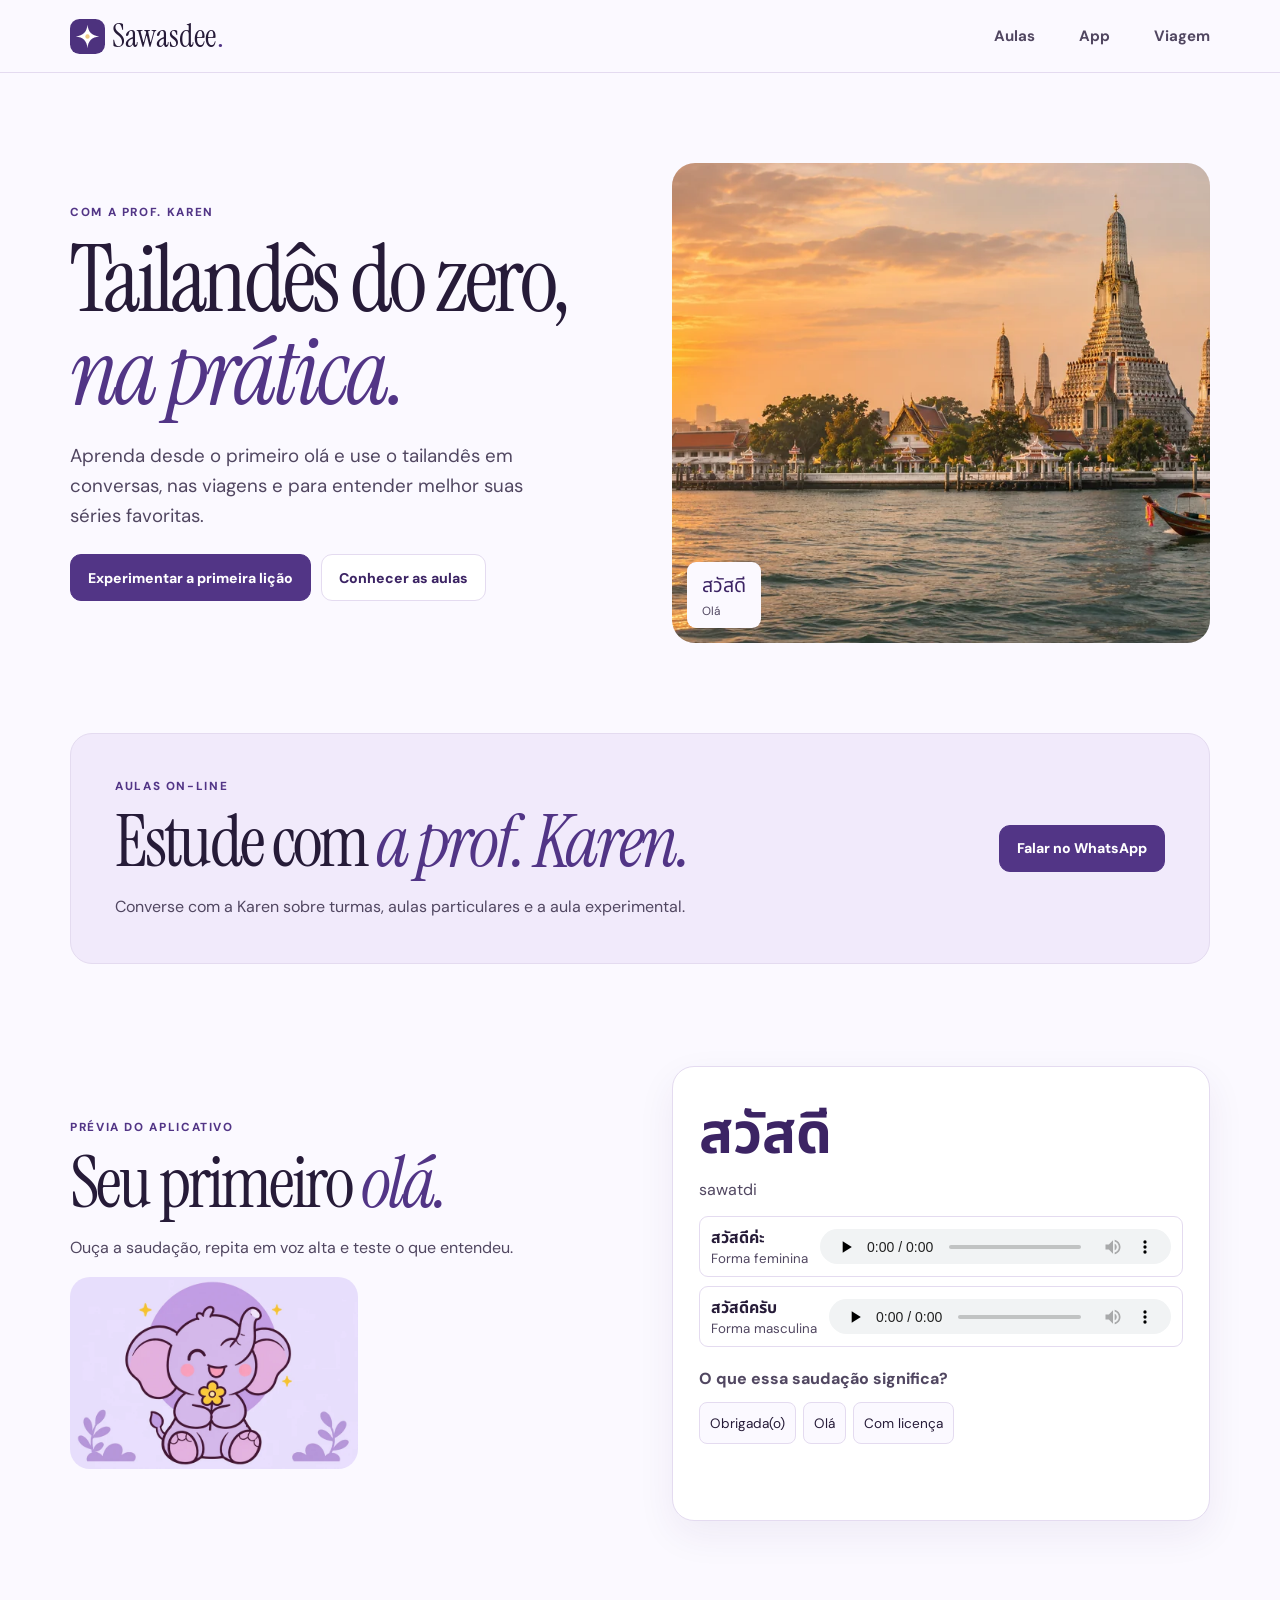
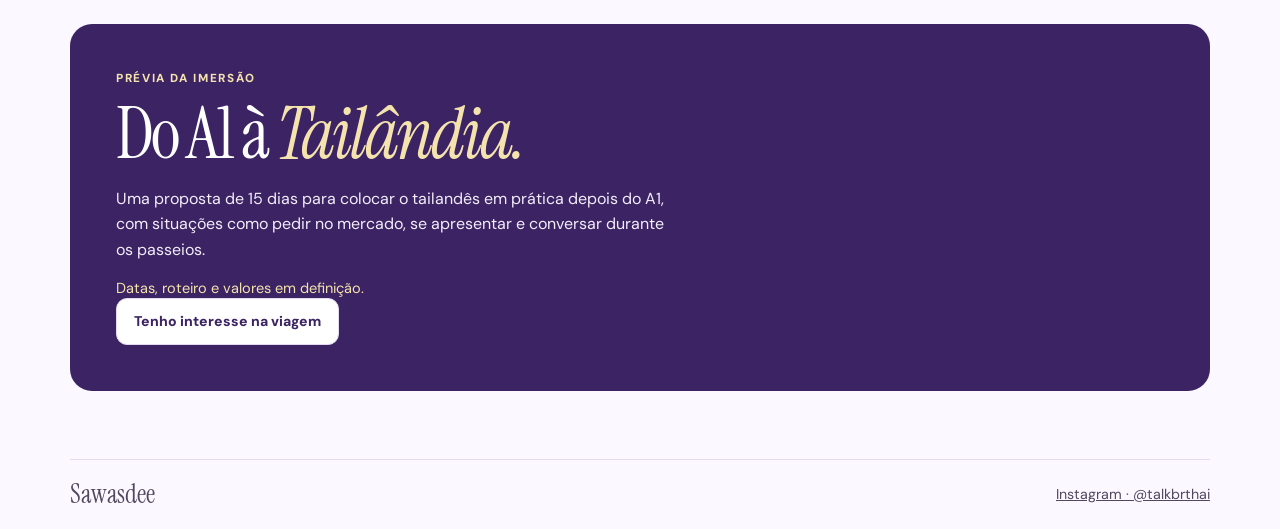
<file: tailandes-com-karen/index.html>
<!doctype html>
<html lang="pt-BR">
<head>
  <meta charset="utf-8">
  <meta name="viewport" content="width=device-width, initial-scale=1">
  <meta name="theme-color" content="#f9f6ff">
  <meta name="description" content="Fale com a prof. Karen, experimente uma lição de tailandês e conheça a proposta de imersão na Tailândia.">
  <meta property="og:title" content="Sawasdee | Tailandês com a prof. Karen">
  <meta property="og:description" content="WhatsApp, prévia do app e imersão na Tailândia.">
  <meta property="og:type" content="website">
  <title>Sawasdee | Tailandês com a prof. Karen</title>
  <link rel="icon" href="[data-uri]" type="image/svg+xml">
  <link rel="preconnect" href="https://fonts.googleapis.com">
  <link rel="preconnect" href="https://fonts.gstatic.com" crossorigin>
  <link href="https://fonts.googleapis.com/css2?family=DM+Sans:wght@400;500;600;700;800&family=Instrument+Serif:ital@0;1&family=Noto+Sans+Thai:wght@500;700&display=swap" rel="stylesheet">
  <style>
:root {
  --ink: #261b38;
  --muted: #514761;
  --purple: #523586;
  --deep: #3c2464;
  --paper: #fbf9ff;
  --line: #e4dbf0;
  --wash: #f1eafb;
  --gold: #f5e3ad;
  font-family: "DM Sans", system-ui, sans-serif;
  color: var(--ink);
  background: var(--paper);
  scroll-padding-top: 1.5rem;
}
* { box-sizing: border-box; }
body { margin: 0; }
a { color: inherit; }
a:focus-visible, button:focus-visible { outline: 3px solid #8664bd; outline-offset: 4px; }
img { display: block; max-width: 100%; }
.shell { width: min(1140px, calc(100% - 64px)); margin-inline: auto; }
.skip-link { position: absolute; left: 16px; top: 8px; transform: translateY(-180%); z-index: 3; background: white; padding: 12px; }
.skip-link:focus { transform: none; }
.topbar { border-bottom: 1px solid var(--line); }
.header-row, .footer { display: flex; align-items: center; justify-content: space-between; gap: 20px; }
.header-row { min-height: 72px; }
.brand { display: flex; align-items: center; font-family: "Instrument Serif", Georgia, serif; font-size: 2rem; line-height: 1; text-decoration: none; gap: .45rem; white-space: nowrap; }
.brand span { color: var(--purple); margin-left: -.42rem; }
nav { display: flex; align-items: center; gap: clamp(1rem, 3.5vw, 2.75rem); }
nav a { color: var(--muted); font-size: .94rem; font-weight: 700; text-decoration: none; padding-block: .65rem; }
nav a:hover, .footer a:hover { color: var(--purple); text-decoration: underline; }
.hero, .preview { display: grid; grid-template-columns: 1fr 1fr; align-items: center; gap: clamp(24px, 5vw, 72px); }
.hero { padding-block: clamp(44px, 7vw, 104px); }
.hero h1, h2 { margin: 0; font-family: "Instrument Serif", Georgia, serif; font-weight: 400; letter-spacing: -.04em; line-height: .99; text-wrap: balance; }
.hero h1 { font-size: clamp(3.8rem, 7.3vw, 6.65rem); text-wrap: initial; }
em { color: var(--purple); font-weight: 400; }
.label { margin: 0 0 13px; text-transform: uppercase; letter-spacing: .14em; font-weight: 800; font-size: .73rem; color: var(--purple); }
.hero-copy > p:not(.label), section p:not(.label, .thai, .roman, .quiz-feedback, .travel-status) { color: var(--muted); line-height: 1.6; }
.hero-copy > p:not(.label) { font-size: clamp(1rem, 2vw, 1.17rem); max-width: 36ch; margin: 23px 0; }
.actions { display: flex; flex-wrap: wrap; gap: 10px; }
.button { min-height: 47px; padding: 11px 17px; text-align: center; display: inline-flex; align-items: center; justify-content: center; gap: 11px; border: 1px solid var(--line); border-radius: 11px; font-size: .88rem; font-weight: 800; line-height: 1.3; text-decoration: none; }
.primary { background: var(--purple); border-color: var(--purple); color: #fff; }
.primary:hover { background: var(--deep); }
.secondary { color: var(--deep); background: #fff; }
.secondary:hover { border-color: var(--purple); background: var(--wash); }
.hero-photo { position: relative; isolation: isolate; margin: 0; min-height: 320px; aspect-ratio: 1.12; overflow: hidden; border-radius: 23px; background: #664e76; }
.hero-photo img { width: 100%; height: 100%; object-fit: cover; }
.hero-photo figcaption { position: absolute; bottom: 15px; left: 15px; display: grid; gap: 2px; padding: 9px 15px; background: var(--paper); border-radius: 9px; font-size: .74rem; color: var(--muted); }
.hero-photo figcaption [lang="th"] { font-size: 1.23rem; color: var(--deep); }
.lessons, .travel { display: flex; align-items: center; justify-content: space-between; gap: 26px; }
.lessons { padding: clamp(22px, 5vw, 44px); border: 1px solid var(--line); background: var(--wash); border-radius: 22px; }
h2 { font-size: clamp(2.7rem, 5.6vw, 4.6rem); }
.lessons p:last-child { margin-bottom: 0; }
.button.whatsapp, .travel-contact { flex-shrink: 0; }
.preview { margin-block: clamp(46px, 8vw, 104px); }
.mascot { width: min(18rem, 80%); height: auto; aspect-ratio: 3/2; object-fit: contain; margin-top: 15px; border-radius: 20px; }
.flashcard { padding: clamp(16px, 3vw, 26px); background: #fff; border: 1px solid var(--line); border-radius: 22px; box-shadow: 0 14px 38px #3c246411; }
[lang="th"] { font-family: "Noto Sans Thai", system-ui, sans-serif; }
.thai { font-size: clamp(2.45rem, 5vw, 3.55rem); font-weight: 700; color: var(--deep); margin: 0; }
.roman { margin: 0 0 16px; color: var(--muted); }
.audio-list { display: grid; gap: 9px; }
.audio-list > div { display: grid; grid-template-columns: minmax(6rem, auto) minmax(0, 1fr); align-items: center; gap: 0 12px; border: 1px solid var(--line); border-radius: 9px; padding: 9px 11px; }
.audio-list strong { display: block; }
.audio-list small { grid-column: 1; color: var(--muted); }
audio { display: block; grid-area: 1 / 2 / span 2; width: 100%; height: 35px; }
.quiz { margin-top: 19px; }
#quiz-title { margin: 0 0 10px; font-weight: 800; }
.quiz-options { display: flex; flex-wrap: wrap; gap: 7px; }
.quiz-options button { min-height: 42px; padding: 5px 10px; border: 1px solid var(--line); background: var(--paper); border-radius: 8px; color: var(--ink); font: inherit; font-size: .85rem; cursor: pointer; }
.quiz-options button:hover, .quiz-options button[aria-pressed="true"] { border-color: var(--purple); background: var(--wash); }
.quiz-feedback { min-height: 2.8em; margin: 10px 0 0; color: var(--deep); font-size: .9rem; }
.travel { background: var(--deep); border-radius: 22px; padding: clamp(22px, 5vw, 46px); color: white; }
.travel .label, .travel em, .travel .travel-status { color: var(--gold); }
.travel p:not(.label, .travel-status) { color: #f4edf9 !important; max-width: 50ch; }
.travel-status { margin-bottom: 0; font-size: .91rem; }
.footer { margin-top: clamp(40px, 6vw, 68px); border-top: 1px solid var(--line); min-height: 70px; font-size: .89rem; color: var(--muted); }
.footer strong { font-family: "Instrument Serif", Georgia, serif; font-size: 1.65rem; font-weight: 400; }
@media (max-width: 800px) {
  .shell { width: calc(100% - 36px); }
  .hero, .preview { grid-template-columns: 1fr; }
  .hero h1 { max-width: 10ch; }
  .hero-photo { min-height: 225px; aspect-ratio: 1.48; max-height: 390px; }
  .mascot { display: none; }
}
@media (max-width: 520px) {
  .header-row { min-height: 61px; gap: 12px; }
  .brand { font-size: 1.65rem; }
  .brand img { width: 28px; height: 28px; }
  nav { gap: 12px; }
  nav a { font-size: .82rem; }
  .hero { padding-block: 33px 28px; }
  .lessons, .travel { flex-direction: column; align-items: flex-start; gap: 16px; }
  .audio-list > div { grid-template-columns: 1fr; }
  audio { grid-area: auto; margin-top: 5px; }
}
</style>
</head>
<body>
  <a class="skip-link" href="#conteudo">Ir para o conteúdo</a>
  <header class="topbar">
    <div class="shell header-row">
      <a class="brand" href="./" aria-label="Sawasdee, início"><img src="[data-uri]" width="35" height="35" alt="">Sawasdee<span>.</span></a>
      <nav aria-label="Navegação principal">
        <a href="#aulas">Aulas</a>
        <a href="#app">App</a>
        <a href="#viagem">Viagem</a>
      </nav>
    </div>
  </header>
  <main class="shell page" id="conteudo">
    <section class="hero" aria-labelledby="hero-title">
      <div class="hero-copy">
        <p class="label">Com a prof. Karen</p>
        <h1 id="hero-title">Tailandês do zero, <em>na prática.</em></h1>
        <p>Aprenda desde o primeiro olá e use o tailandês em conversas, nas viagens e para entender melhor suas séries favoritas.</p>
        <div class="actions">
          <a class="button primary" href="#app">Experimentar a primeira lição</a>
          <a class="button secondary" href="#aulas">Conhecer as aulas</a>
        </div>
      </div>
      <figure class="hero-photo">
        <img src="[data-uri]" alt="Templo Wat Arun à beira do rio em Bangkok ao pôr do sol" width="1120" height="630" fetchpriority="high">
        <figcaption><span lang="th">สวัสดี</span><span>Olá</span></figcaption>
      </figure>
    </section>

    <section class="lessons" id="aulas" aria-labelledby="lesson-title">
      <div>
        <p class="label">Aulas on-line</p>
        <h2 id="lesson-title">Estude com <em>a prof. Karen.</em></h2>
        <p>Converse com a Karen sobre turmas, aulas particulares e a aula experimental.</p>
      </div>
      <a class="button primary whatsapp" href="https://wa.me/66910210693?text=Ol%C3%A1%2C%20prof.%20Karen%21%20Vim%20pelo%20Instagram%20e%20queria%20saber%20mais%20sobre%20as%20aulas%20de%20tailand%C3%AAs.">Falar no WhatsApp</a>
    </section>

    <section class="preview" id="app" aria-labelledby="app-title">
      <div class="section-copy">
        <p class="label">Prévia do aplicativo</p>
        <h2 id="app-title">Seu primeiro <em>olá.</em></h2>
        <p>Ouça a saudação, repita em voz alta e teste o que entendeu.</p>
        <img class="mascot" src="[data-uri]" alt="" width="750" height="500" loading="lazy">
      </div>
      <div class="flashcard">
        <p class="thai" lang="th">สวัสดี</p>
        <p class="roman">sawatdi</p>
        <div class="audio-list" aria-label="Pronúncia da saudação">
          <div><strong lang="th">สวัสดีค่ะ</strong><small>Forma feminina</small><audio controls preload="none" src="[data-uri]" aria-label="Ouvir a forma feminina"></audio></div>
          <div><strong lang="th">สวัสดีครับ</strong><small>Forma masculina</small><audio controls preload="none" src="[data-uri]" aria-label="Ouvir a forma masculina"></audio></div>
        </div>
        <div class="quiz" role="group" aria-labelledby="quiz-title">
          <p id="quiz-title">O que essa saudação significa?</p>
          <div class="quiz-options">
            <button type="button" data-answer="no" aria-pressed="false">Obrigada(o)</button>
            <button type="button" data-answer="yes" aria-pressed="false">Olá</button>
            <button type="button" data-answer="no" aria-pressed="false">Com licença</button>
          </div>
          <p class="quiz-feedback" id="feedback" role="status"></p>
        </div>
      </div>
    </section>

    <section class="travel" id="viagem" aria-labelledby="travel-title">
      <div class="section-copy">
        <p class="label">Prévia da imersão</p>
        <h2 id="travel-title">Do A1 à <em>Tailândia.</em></h2>
        <p>Uma proposta de 15 dias para colocar o tailandês em prática depois do A1, com situações como pedir no mercado, se apresentar e conversar durante os passeios.</p>
        <p class="travel-status">Datas, roteiro e valores em definição.</p>
        <a class="button secondary travel-contact" href="https://wa.me/66910210693?text=Ol%C3%A1%2C%20prof.%20Karen%21%20Quero%20receber%20novidades%20sobre%20a%20imers%C3%A3o%20na%20Tail%C3%A2ndia.">Tenho interesse na viagem</a>
      </div>
    </section>
  </main>
  <footer class="shell footer"><strong>Sawasdee</strong><a href="https://www.instagram.com/talkbrthai/">Instagram · @talkbrthai</a></footer>
<script>
const quizButtons = document.querySelectorAll('[data-answer]');
const feedback = document.querySelector('#feedback');
for (const button of quizButtons) {
  button.addEventListener('click', () => {
    for (const option of quizButtons) option.setAttribute('aria-pressed', String(option === button));
    feedback.textContent = button.dataset.answer === 'yes'
      ? 'Isso! สวัสดี é um jeito de dizer “olá”.'
      : 'Quase! Ouça a saudação de novo e tente outra opção.';
  });
}
const audioPlayers = document.querySelectorAll('audio');
for (const player of audioPlayers) {
  player.addEventListener('play', () => {
    for (const other of audioPlayers) {
      if (other !== player) other.pause();
    }
  });
}
</script>
</body>
</html>
</file>
<file: coatdy-lost-flower/style.css>
*{box-sizing:border-box}html{background:#f8f4ea;color:#394f42}body{margin:0;font-family:ui-rounded,'Trebuchet MS',Tahoma,sans-serif}button,select{font:inherit}button{cursor:pointer}button:focus-visible,select:focus-visible{outline:3px solid #cc9c55;outline-offset:4px}[hidden]{display:none!important}.app{max-width:1320px;margin:auto;padding:0 36px}header{height:86px;border-bottom:1px solid #e3dfd1;display:flex;align-items:center;justify-content:space-between}.brand{display:flex;align-items:center;gap:8px;color:#394f42;font:bold 32px Georgia,serif;text-decoration:none;letter-spacing:-1px}.brand>span:first-child{color:#c58a7b;font-size:38px}.brand-small{font:10px 'Trebuchet MS',sans-serif;letter-spacing:1px;width:62px;margin:5px 0 0 5px;line-height:1.4}.head-actions{display:flex;align-items:center;gap:14px}.fan{font-size:9px;letter-spacing:2px;margin-right:20px}select{background:#fffdf7;border:1px solid #dedfcc;border-radius:25px;padding:9px 12px;color:#566249;font-size:11px}.smallbtn{border:1px solid #dfe0cf;color:#647458;background:#fffdf7;border-radius:50%;height:34px;width:34px;display:inline-grid;place-items:center;font-size:15px}.heading{display:flex;justify-content:space-between;align-items:center;padding:27px 2px 24px}.eyebrow{font-size:9px;letter-spacing:2.5px;color:#a3896c;font-weight:bold}h1{font:normal clamp(32px,4vw,48px)/1.05 Georgia,serif;margin:9px 0 0;letter-spacing:-1px}h1 em{font-weight:normal;color:#ba7e7b}.heading p{font-size:12px;line-height:1.6;color:#90927f;margin:0}.game{border:1px solid #dce0c9;border-radius:24px;overflow:hidden;background:#e7efda;box-shadow:0 14px 50px #65714712}.hud{height:68px;background:#fffdf4;display:flex;align-items:center;justify-content:space-between;padding:0 24px;gap:12px}.chapter{display:flex;align-items:center;gap:13px}.chapter>span{font:29px Georgia,serif;color:#a9b18d;border-right:1px solid #dfe1cd;padding-right:13px}.chapter small{display:block;font-size:8px;letter-spacing:1.7px;color:#a19c87;margin-bottom:5px}.chapter strong{font-size:12px;font-weight:normal}.stats{display:flex;align-items:center;gap:18px;font-size:12px}.hearts{letter-spacing:4px;color:#ca8f86;font-size:15px}.viewport{position:relative;height:min(48vw,560px);min-height:420px;overflow:hidden;background:#dce9d8}canvas{display:block;width:100%;height:100%;touch-action:none;outline:none}.overlay{position:absolute;inset:0;display:grid;place-items:center;background:#eaf2de47;backdrop-filter:blur(3px);padding:24px}.storycard{display:grid;grid-template-columns:215px 1fr;align-items:center;gap:25px;max-width:670px;width:100%;background:#fffdf5f7;box-shadow:0 18px 80px #334f3326;border:1px solid #fff;border-radius:28px;padding:35px}.art{position:relative;height:290px;display:grid;place-items:center}.art img{position:relative;max-width:100%;height:265px;object-fit:contain;filter:drop-shadow(0 10px 8px #66563717);z-index:1;animation:float 4s ease-in-out infinite}.halo{position:absolute;width:190px;height:190px;top:60px;border-radius:50%;background:#f4e7c7}.floating-flower{position:absolute;top:13px;right:-6px;font-size:57px;line-height:1;color:#fff3d9;text-shadow:1px 1px 0 #dfbe78,-1px -1px 0 #dfbe78;transform:rotate(20deg);z-index:2;animation:flower 3s ease-in-out infinite}.art-spark{position:absolute;color:#c9aa66;font-size:20px}.art-spark.a{top:38px;left:3px}.art-spark.b{right:3px;bottom:15px}.story h2{font:normal 34px/1.08 Georgia,serif;letter-spacing:-.5px;margin:12px 0;color:#465b46}.story p{font-size:12px;line-height:1.8;color:#8a8e79;margin:0 0 14px}.mechanics{display:flex;flex-wrap:wrap;gap:6px;margin:10px 0 19px}.mechanics span{border-radius:20px;padding:6px 9px;background:#f1f0e3;font-size:9px;color:#7f896c;white-space:nowrap}.primary{display:block;width:100%;border:0;border-radius:28px;background:#6c8055;box-shadow:0 4px 0 #526840;color:#fff9e8;padding:14px 22px;text-align:left;font-size:13px}.primary:hover{background:#5b7446}.primary span{float:right}.story>small{display:block;font-size:9px;line-height:1.5;color:#a7a48c;margin-top:16px}.secondary{display:block;width:100%;background:transparent;border:0;color:#9a8c74;font-size:11px;margin-top:13px;text-decoration:underline}.controlbar{background:#fffdf4;padding:14px 24px;display:flex;justify-content:space-between;gap:12px;color:#939781;font-size:10px}#dash-status{color:#849365;white-space:nowrap}.toast{position:absolute;top:17px;left:50%;transform:translateX(-50%);text-align:center;background:#fffdf3ed;border:1px solid #fff;border-radius:22px;box-shadow:0 4px 20px #4c62491a;padding:10px 19px;font-size:12px;color:#758162;max-width:90%;pointer-events:none}.level-progress{position:absolute;bottom:15px;left:50%;transform:translateX(-50%);display:flex;gap:6px;pointer-events:none}.level-progress span{width:24px;height:3px;border-radius:6px;background:#ffffff70}.level-progress span.active{background:#889e68}.touch{position:absolute;bottom:28px;left:22px;right:22px;display:none;justify-content:space-between;pointer-events:none}.touch button{pointer-events:auto;touch-action:none;user-select:none;-webkit-user-select:none;background:#fffcefbd;backdrop-filter:blur(4px);color:#617a4d;width:57px;height:57px;border:1px solid #ffffffdd;border-radius:19px;font-size:27px;box-shadow:0 3px 0 #78896725}.move,.skills{display:flex;align-items:end;gap:10px}.touch .jump{height:70px;width:70px;border-radius:50%;font-size:32px;background:#6e8654de;color:#fff9e8;border-color:#9db387}.touch .dash{width:49px;height:49px;border-radius:50%;font-size:23px}.touch button:active{transform:translateY(3px);box-shadow:none;background:#d8e3bb}footer{display:flex;justify-content:space-between;gap:12px;padding:22px 3px;font-size:10px;color:#a1a28d}#result{margin:0 0 14px}.stars{font-size:34px;color:#d9b36c;letter-spacing:5px}.result-numbers{display:flex;gap:18px;font-size:11px;margin-top:7px;color:#87916f}.newbest{color:#b38a5e;font-size:10px;margin-top:8px}.won .floating-flower{top:82px;right:30px;font-size:37px;animation:none}.game:fullscreen{border-radius:0;width:100vw;height:100dvh;display:flex;flex-direction:column}.game:fullscreen .viewport{flex:1;height:auto;min-height:0}.game:fullscreen .controlbar{padding-bottom:max(14px,env(safe-area-inset-bottom))}:lang(th) h1,:lang(th) h2{font-family:Tahoma,sans-serif;line-height:1.45}:lang(th) .eyebrow{letter-spacing:1px}:lang(th) .story h2{font-size:26px}@keyframes float{50%{transform:translateY(-6px) rotate(1deg)}}@keyframes flower{50%{transform:translate(8px,-7px) rotate(40deg)}}@media(pointer:coarse){.touch{display:flex}}@media(max-width:700px){.app{padding:0 12px}header{height:65px}.brand{font-size:26px}.brand>span:first-child{font-size:30px}.brand-small{font-size:8px;width:50px}.fan{display:none}.head-actions{gap:7px}.heading{padding:21px 5px 18px}.heading .eyebrow{font-size:7px;letter-spacing:1.2px}.heading p{display:none}h1{font-size:34px}.hud{height:59px;padding:0 12px}.chapter{gap:8px}.chapter>span{font-size:24px;padding-right:8px}.chapter small{font-size:7px;letter-spacing:1px}.chapter strong{font-size:10px}.stats{gap:9px;font-size:10px}.hearts{font-size:12px;letter-spacing:1px}.stats .smallbtn{height:28px;width:28px;font-size:13px}.viewport{height:62dvh;min-height:450px;max-height:690px}.storycard{display:block;text-align:center;padding:19px 24px;max-width:360px;border-radius:25px}.art{height:147px;max-width:145px;margin:0 auto 10px}.art img{height:150px}.halo{height:110px;width:110px;top:23px}.floating-flower{font-size:39px;top:6px;right:-10px}.art-spark.a{top:5px;left:-15px}.art-spark.b{right:-17px;bottom:12px}.story h2{font-size:28px;margin:10px 0}.story p{font-size:11px;line-height:1.6}.eyebrow{font-size:8px;letter-spacing:1.2px}.mechanics{justify-content:center;gap:4px;margin:10px 0 14px}.mechanics span{font-size:8px;padding:5px 7px}.story>small{font-size:8px;margin-top:13px}.overlay{padding:16px}.primary{font-size:12px;padding:12px 18px}.controlbar{padding:11px 12px;font-size:9px}.controlbar>span:first-child{max-width:65%}.touch{display:flex;left:15px;right:15px;bottom:28px}.touch button{width:51px;height:51px;border-radius:17px}.touch .jump{height:62px;width:62px}.touch .dash{width:44px;height:44px}.game{border-radius:20px}footer{padding:17px 3px;font-size:8px}.won .floating-flower{top:43px;right:19px;font-size:24px}:lang(th) .story h2{font-size:23px}.result-numbers{justify-content:center}.stars{font-size:27px}.toast{font-size:10px;padding:10px 13px}}
@media(prefers-reduced-motion:reduce){*{animation:none!important;scroll-behavior:auto!important}}
.game.immersive{position:fixed;inset:0;width:100%;height:100dvh;max-height:100dvh;z-index:1000;border-radius:0;display:flex;flex-direction:column;border:0}.game.immersive .viewport{flex:1;min-height:0;max-height:none;height:auto}.game.immersive .hud{padding-top:env(safe-area-inset-top);height:calc(62px + env(safe-area-inset-top));flex-shrink:0}.game.immersive .controlbar{flex-shrink:0;padding-bottom:max(12px,env(safe-area-inset-bottom))}body.in-game{overflow:hidden}.pet-portrait{border:0;background:none;padding:0;cursor:pointer;font:inherit;color:inherit}.pet-portrait:active img{transform:scale(.95) rotate(-4deg)}.pet-portrait.cuddled img{animation:cuddle .6s ease-in-out}.speech{position:absolute;z-index:3;max-width:245px;min-width:140px;padding:12px 16px 13px;text-align:left;background:#fffdf2f5;border:1px solid #fff;border-radius:19px 19px 19px 5px;box-shadow:0 6px 24px #66734821;color:#61724e;touch-action:manipulation;transition:opacity .15s;cursor:pointer}.speech small{display:block;letter-spacing:1.5px;font-size:7px;color:#bc9b78;margin-bottom:5px}.speech span{font-size:12px;line-height:1.5;display:block;padding-right:12px}.speech b{position:absolute;right:11px;bottom:9px;color:#c99083;font-size:15px}.speech:after{content:'';position:absolute;bottom:-8px;left:15px;border-top:9px solid #fffdf2;border-right:10px solid transparent}.speech:active{transform:scale(.97)}.gesture-guide{position:absolute;bottom:17px;left:50%;transform:translateX(-50%);background:#fffdf0bc;padding:9px 16px;border-radius:22px;font-size:10px;color:#7c8a64;pointer-events:none;white-space:nowrap;z-index:2}.level-progress{bottom:4px}.touch-help{font-size:10px!important;color:#9c9d86!important;margin-bottom:10px!important}#game-language{font-size:9px;padding:6px 8px;border-color:#e2e1d1}#canvas{cursor:grab}#canvas:active{cursor:grabbing}.art{color:inherit}.portrait-animated{background-repeat:no-repeat;display:block;position:relative;z-index:1;filter:drop-shadow(0 8px 7px #66563717)}.pet-portrait.cuddled .portrait-animated{animation:cuddle .6s ease-in-out}@keyframes cuddle{25%{transform:rotate(-8deg) scale(1.07)}65%{transform:rotate(7deg) scale(1.1)}100%{transform:rotate(0) scale(1)}}@media(max-width:700px){.speech{max-width:205px;min-width:120px;padding:10px 13px}.speech span{font-size:11px}.stats{gap:7px}.chapter>span{display:none}.chapter strong{max-width:120px;display:block;overflow:hidden;text-overflow:ellipsis;white-space:nowrap}.hud{gap:6px}.gesture-guide{font-size:8px;padding:8px 12px;max-width:95%;text-align:center;white-space:normal;width:max-content}.game.immersive .controlbar{font-size:8px}.game.immersive .overlay{padding:13px}.touch-help{font-size:9px!important}.storycard{max-height:100%;overflow-y:auto}.game.immersive .storycard{max-height:calc(100dvh - 120px)}}
.portrait-animated{width:265px;height:265px;background-image:url(coatdy-poses.webp);background-size:300% 200%;background-position:0 0;position:absolute;inset:auto;pointer-events:none}.pet-portrait{overflow:visible}.pet-portrait .portrait-animated{max-width:none}.game:fullscreen.immersive .hud{height:calc(62px + env(safe-area-inset-top))}@media(max-width:700px){.portrait-animated{width:170px;height:170px}.art{height:150px}}
.floating-flower{width:57px;height:57px;display:block;line-height:0;text-shadow:none}.won .floating-flower{width:38px;height:38px;top:64px;left:calc(50% + 22px);right:auto;transform:rotate(12deg);animation:none;z-index:4}@media(max-width:700px){.floating-flower{width:39px;height:39px}.won .floating-flower{width:26px;height:26px;top:20px;left:calc(50% + 12px);right:auto}}

.primary:disabled{cursor:wait;opacity:.65;box-shadow:none}#loading-status{font-size:9px;color:#8b9673;margin-top:11px}.hud .stats{white-space:nowrap}#hearts,#carrots{white-space:nowrap;flex-shrink:0}.storycard{scrollbar-width:thin;scrollbar-color:#d2d8bd transparent}@media(max-width:700px){.hud{padding-left:10px;padding-right:10px}.chapter{flex:1;min-width:0}.chapter strong{max-width:85px;font-size:9px}.chapter small{font-size:6px;letter-spacing:.5px}.stats{gap:5px;flex-shrink:0}.stats .smallbtn{width:24px;height:24px;font-size:12px}.hearts{font-size:10px;letter-spacing:0}#carrots{font-size:9px}#game-language{font-size:8px;padding:5px 4px}.storycard{padding:17px 22px}.story p{margin-bottom:11px}.story h2{font-size:26px}.pet-portrait{height:135px}.portrait-animated{width:150px;height:150px}.won .floating-flower{top:18px;left:calc(50% + 9px);width:24px;height:24px}#loading-status{font-size:8px;margin-top:9px}}

.touch{display:flex;z-index:4}.touch .move{pointer-events:none}.touch .move button{pointer-events:auto;-webkit-tap-highlight-color:transparent;min-width:56px;min-height:56px;background:#fffdf1e8;border-color:#fff;box-shadow:0 3px 0 #7b90673d}.touch .move button:focus-visible{outline:3px solid #cbad65}.gesture-guide{bottom:94px}.level-progress{bottom:12px}@media(max-width:700px){.touch{bottom:max(23px,env(safe-area-inset-bottom));left:17px}.touch .move{gap:12px}.touch .move button{width:58px;height:58px;border-radius:18px;font-size:28px}.gesture-guide{bottom:99px;max-width:92%;font-size:8px}}

/* Keep the thumb controls below the playable scene, away from Coatdy and the landing platforms. */
#canvas{height:calc(100% - 112px);width:100%;flex:none;cursor:default}.viewport{background:#e3ecd6}.touch{left:20px;right:20px;bottom:max(13px,env(safe-area-inset-bottom));height:76px;align-items:end;gap:20px}.touch .move,.touch .skills{pointer-events:none;gap:12px;align-items:end}.touch button{pointer-events:auto;-webkit-touch-callout:none;touch-action:none;transition:background .08s,box-shadow .08s;user-select:none}.touch .move button{width:66px;height:64px;min-width:62px;min-height:62px;font-size:29px;border-radius:19px}.touch .jump{width:76px;height:76px;min-width:76px;min-height:76px;font-size:35px;background:#6e8654;color:#fffdf1;box-shadow:0 3px 0 #526c3c}.touch .dash{width:56px;height:56px;min-width:56px;min-height:56px;font-size:29px;background:#fff5db;box-shadow:0 3px 0 #c0b18b}.touch button.held{background:#c9d9af!important;box-shadow:inset 0 2px 5px #617b4e35!important;transform:translateY(2px)}.touch .jump.held{background:#566e40!important}.gesture-guide{bottom:94px;background:transparent;box-shadow:none;padding:3px 10px;font-size:10px;max-width:94%;pointer-events:none}.level-progress{bottom:4px}.overlay{z-index:5}.speech{z-index:3}.controlbar{font-size:10px}#instructions{line-height:1.5}@media(max-width:700px){#canvas{height:calc(100% - 112px)}.touch{left:13px;right:13px;bottom:max(12px,env(safe-area-inset-bottom));gap:8px}.touch .move{gap:8px}.touch .skills{gap:10px}.touch .move button{width:60px;height:62px;min-width:58px;min-height:60px}.touch .jump{width:70px;height:70px;min-width:70px;min-height:70px}.touch .dash{width:48px;height:48px;min-width:48px;min-height:48px;font-size:25px}.gesture-guide{bottom:94px;font-size:9px}.controlbar{font-size:9px}}@media(max-height:500px) and (min-width:701px){#canvas{height:calc(100% - 82px)}.touch{height:56px;bottom:8px}.touch .move button{height:50px;min-height:50px;width:55px;min-width:55px}.touch .jump{width:57px;height:57px;min-width:57px;min-height:57px}.touch .dash{width:44px;height:44px;min-width:44px;min-height:44px}.gesture-guide{bottom:64px;font-size:8px}}
</file>
